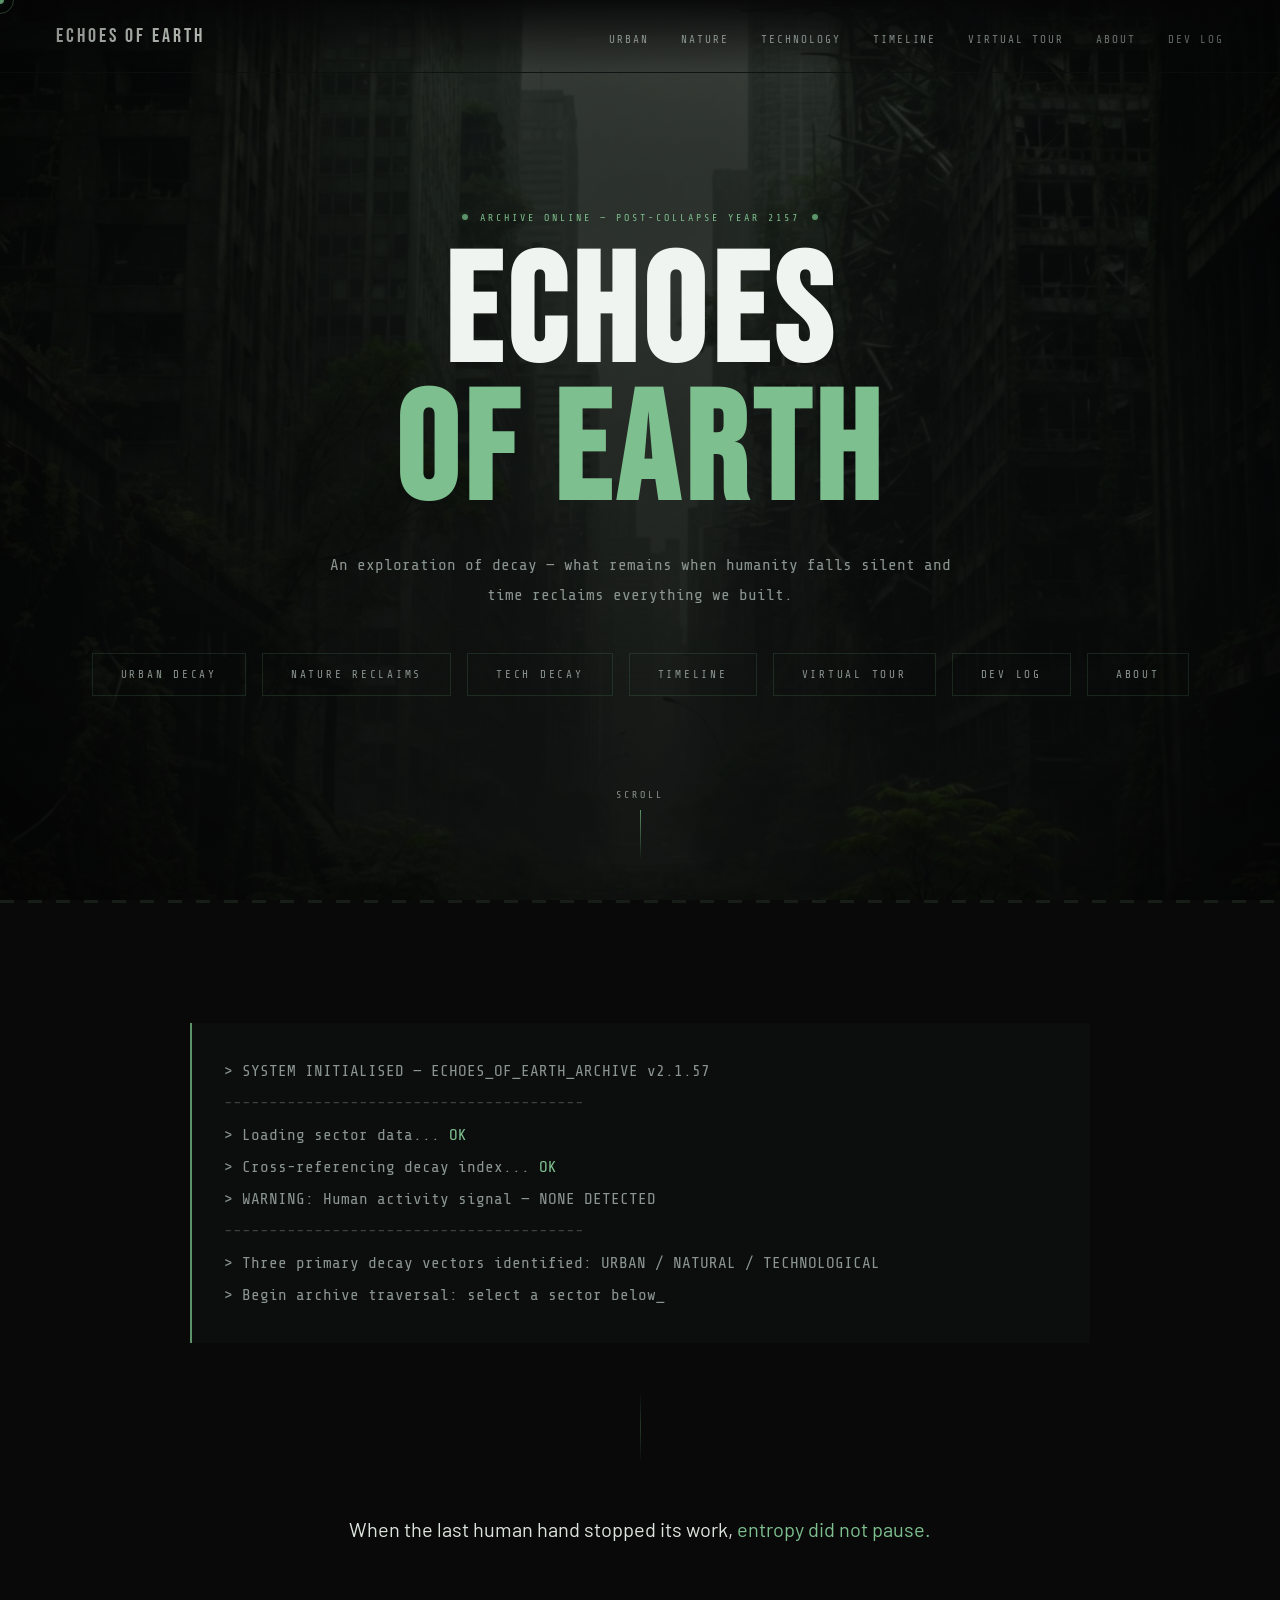
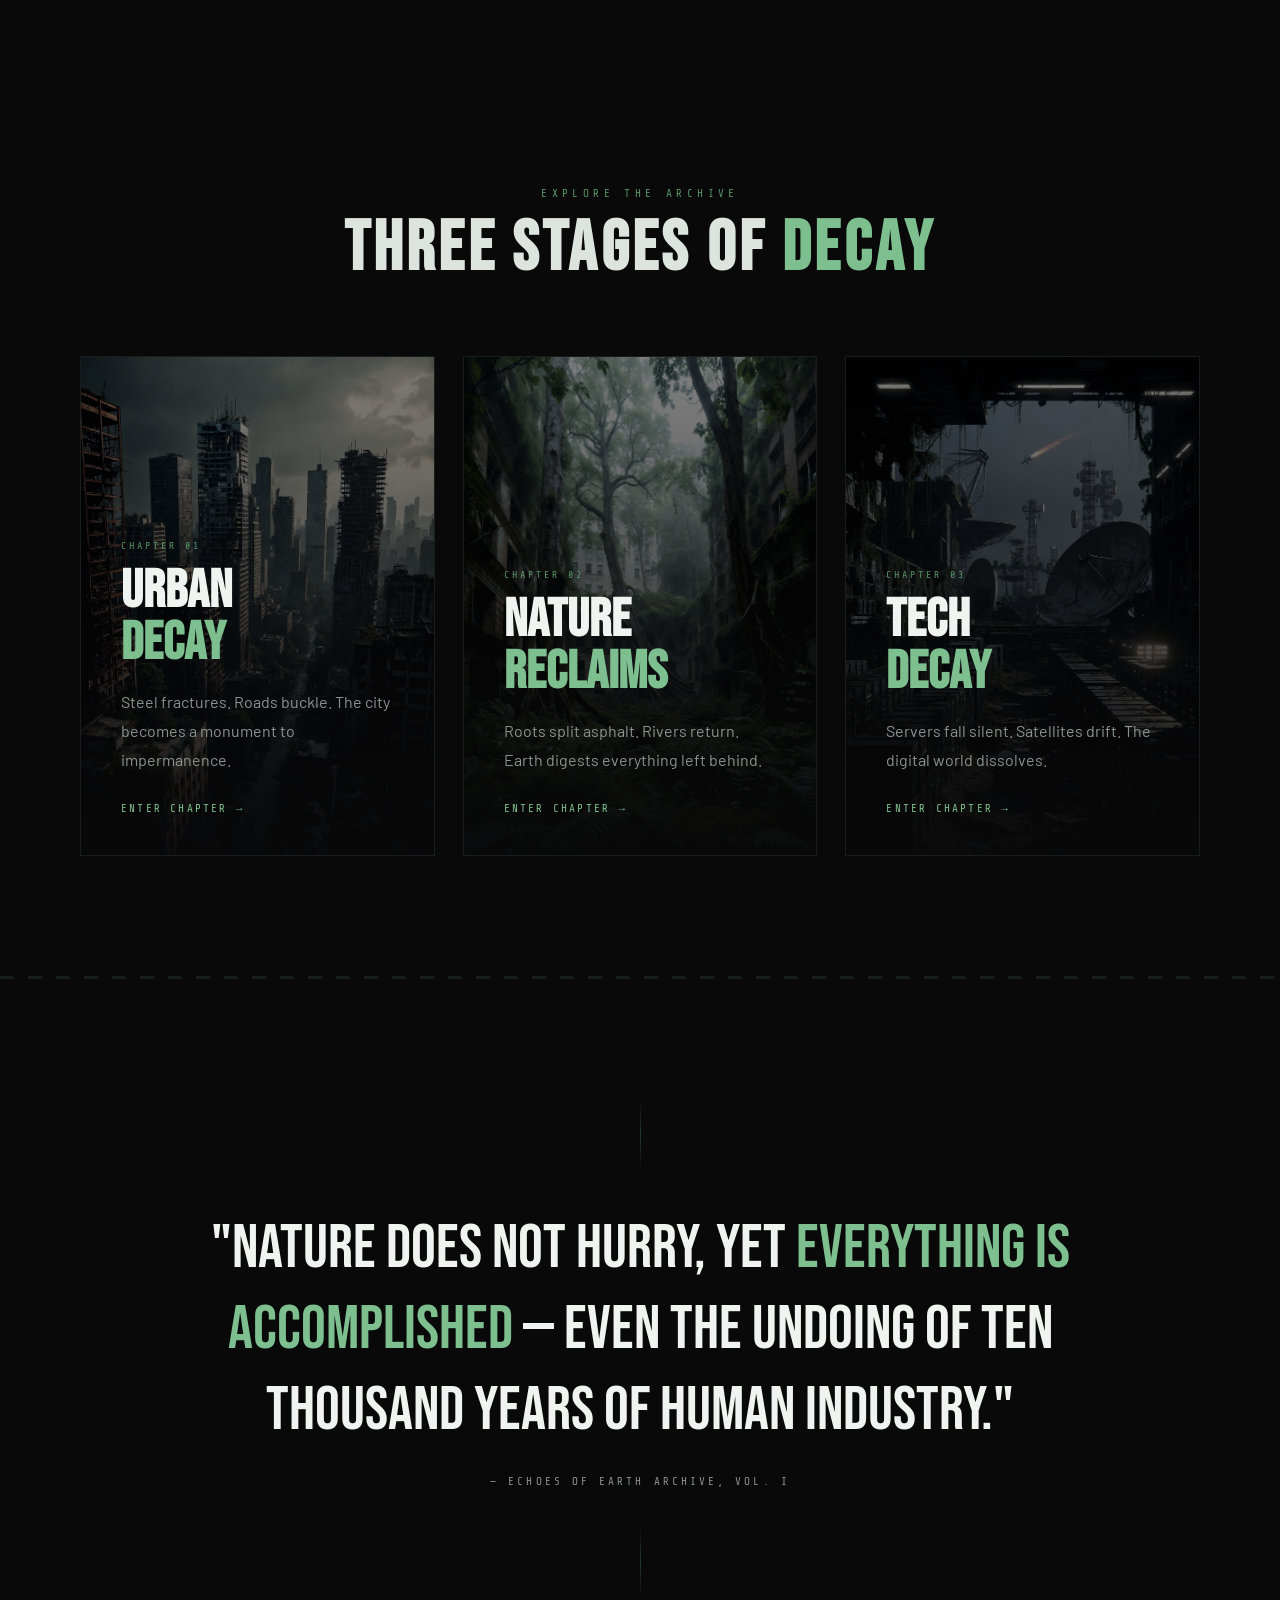
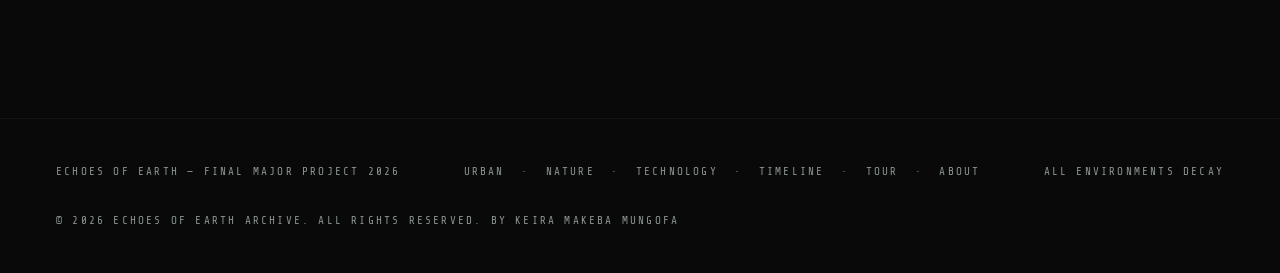
<file: index.html>
<!DOCTYPE html>
<html lang="en">
<head>
  <meta charset="UTF-8">
  <meta name="viewport" content="width=device-width, initial-scale=1.0">
  <title>Echoes of Earth</title>
  <link rel="stylesheet" href="style.css">
 
</head>
<body>
  <div class="progress-bar" id="progressBar"></div>
  <div class="cursor" id="cursor"></div>
  <div class="cursor-ring" id="cursorRing"></div>

  <nav>
    <a href="index.html" class="nav-logo">Echoes of Earth</a>
    <ul class="nav-links">
      <li><a href="pages/urban.html">Urban</a></li>
      <li><a href="pages/nature.html">Nature</a></li>
      <li><a href="pages/tech.html">Technology</a></li>
      <li><a href="pages/timeline.html">Timeline</a></li>
      <li><a href="pages/tour.html">Virtual Tour</a></li>
      <li><a href="pages/about.html">About</a></li>
      <li><a href="pages/devlog.html">Dev Log</a></li>
    </ul>
  </nav>

  <!-- HERO -->
  <section id="hero">
    <div class="hero-img-wrap">
      <img src="images/hero-bg.jpg" alt="Decayed cityscape">
      <div class="hero-img-overlay"></div>
    </div>
    <div class="hero-grid"></div>
    <div class="particles" id="particles"></div>
    <div style="position:relative;z-index:3;">
      <div class="hero-status">
        <span class="status-dot"></span>
        Archive Online — Post-Collapse Year 2157
        <span class="status-dot"></span>
      </div>
      <h1 class="hero-title">Echoes<br><span>of Earth</span></h1>
      <p class="hero-sub">An exploration of decay — what remains when humanity falls silent and time reclaims everything we built.</p>
      <div class="hero-nav">
        <a href="pages/urban.html"    class="hero-btn">Urban Decay</a>
        <a href="pages/nature.html"   class="hero-btn">Nature Reclaims</a>
        <a href="pages/tech.html"     class="hero-btn">Tech Decay</a>
        <a href="pages/timeline.html" class="hero-btn">Timeline</a>
        <a href="pages/tour.html"     class="hero-btn">Virtual Tour</a>
        <a href="pages/devlog.html"   class="hero-btn">Dev Log</a>
        <a href="pages/about.html"    class="hero-btn">About</a>
      </div>
    </div>
    <div class="scroll-cue">
      <span>Scroll</span>
      <div class="scroll-line"></div>
    </div>
  </section>

  <div class="warning-stripe"></div>

  <!-- INTRO TERMINAL -->
  <section id="intro">
    <div class="terminal-intro reveal">
      <p class="t-green">> SYSTEM INITIALISED — ECHOES_OF_EARTH_ARCHIVE v2.1.57</p>
      <p class="t-dim">  ----------------------------------------</p>
      <p>> Loading sector data... <span class="t-green">OK</span></p>
      <p>> Cross-referencing decay index... <span class="t-green">OK</span></p>
      <p class="t-warn">> WARNING: Human activity signal — NONE DETECTED</p>
      <p class="t-dim">  ----------------------------------------</p>
      <p>> Three primary decay vectors identified: URBAN / NATURAL / TECHNOLOGICAL</p>
      <p class="t-green">> Begin archive traversal: select a sector below_</p>
    </div>
    <div class="divider" style="margin:48px auto;"></div>
    <p class="intro-lead reveal">When the last human hand stopped its work, <em>entropy did not pause.</em></p>
  </section>

  <!-- CARDS -->
  <section id="chapters">
    <div class="section-header reveal">
      <span class="section-label">Explore the Archive</span>
      <h2 class="section-title">Three Stages of <em>Decay</em></h2>
    </div>
    <div class="cards-grid">

      <!-- Urban -->
      <a href="pages/urban.html" class="card reveal">
        <div class="card-img-wrap">
          <img src="images/card-urban.jpg" alt="Urban decay" class="card-img">
          <div class="card-img-overlay"></div>
        </div>
        <div class="card-content">
          <p class="card-num">Chapter 01</p>
          <h2 class="card-title">Urban<br><em>Decay</em></h2>
          <p class="card-desc">Steel fractures. Roads buckle. The city becomes a monument to impermanence.</p>
          <span class="card-link">Enter chapter →</span>
        </div>
      </a>

      <!-- Nature -->
      <a href="pages/nature.html" class="card reveal reveal-delay-1">
        <div class="card-img-wrap">
          <img src="images/card-nature.jpg" alt="Nature reclaiming ruins" class="card-img">
          <div class="card-img-overlay"></div>
        </div>
        <div class="card-content">
          <p class="card-num">Chapter 02</p>
          <h2 class="card-title">Nature<br><em>Reclaims</em></h2>
          <p class="card-desc">Roots split asphalt. Rivers return. Earth digests everything left behind.</p>
          <span class="card-link">Enter chapter →</span>
        </div>
      </a>

      <!-- Tech -->
      <a href="pages/tech.html" class="card reveal reveal-delay-2">
        <div class="card-img-wrap">
          <img src="images/card-tech.jpg" alt="Technological decay" class="card-img">
          <div class="card-img-overlay"></div>
        </div>
        <div class="card-content">
          <p class="card-num">Chapter 03</p>
          <h2 class="card-title">Tech<br><em>Decay</em></h2>
          <p class="card-desc">Servers fall silent. Satellites drift. The digital world dissolves.</p>
          <span class="card-link">Enter chapter →</span>
        </div>
      </a>

    </div>
  </section>

  <div class="warning-stripe"></div>

  <!-- QUOTE -->
  <section id="quote-section">
    <div class="divider"></div><br><br>
    <blockquote class="big-quote reveal">"Nature does not hurry, yet <em>everything is accomplished</em> — even the undoing of ten thousand years of human industry."</blockquote>
    <p class="quote-attr reveal reveal-delay-1">— Echoes of Earth Archive, Vol. I</p>
    <br><br><div class="divider"></div>
  </section>

  <footer>
    <p>Echoes of Earth — Final Major Project 2026</p>
    <p><a href="pages/urban.html">Urban</a> &nbsp;·&nbsp; <a href="pages/nature.html">Nature</a> &nbsp;·&nbsp; <a href="pages/tech.html">Technology</a> &nbsp;·&nbsp; <a href="pages/timeline.html">Timeline</a> &nbsp;·&nbsp; <a href="pages/tour.html">Tour</a> &nbsp;·&nbsp; <a href="pages/about.html">About</a></p>
    <p>All environments decay</p>
    <p>&copy; 2026 Echoes of Earth Archive. All rights reserved. By Keira Makeba Mungofa</p>
  </footer>

  <script src="js/main.js"></script>
</body>
</html>
</file>
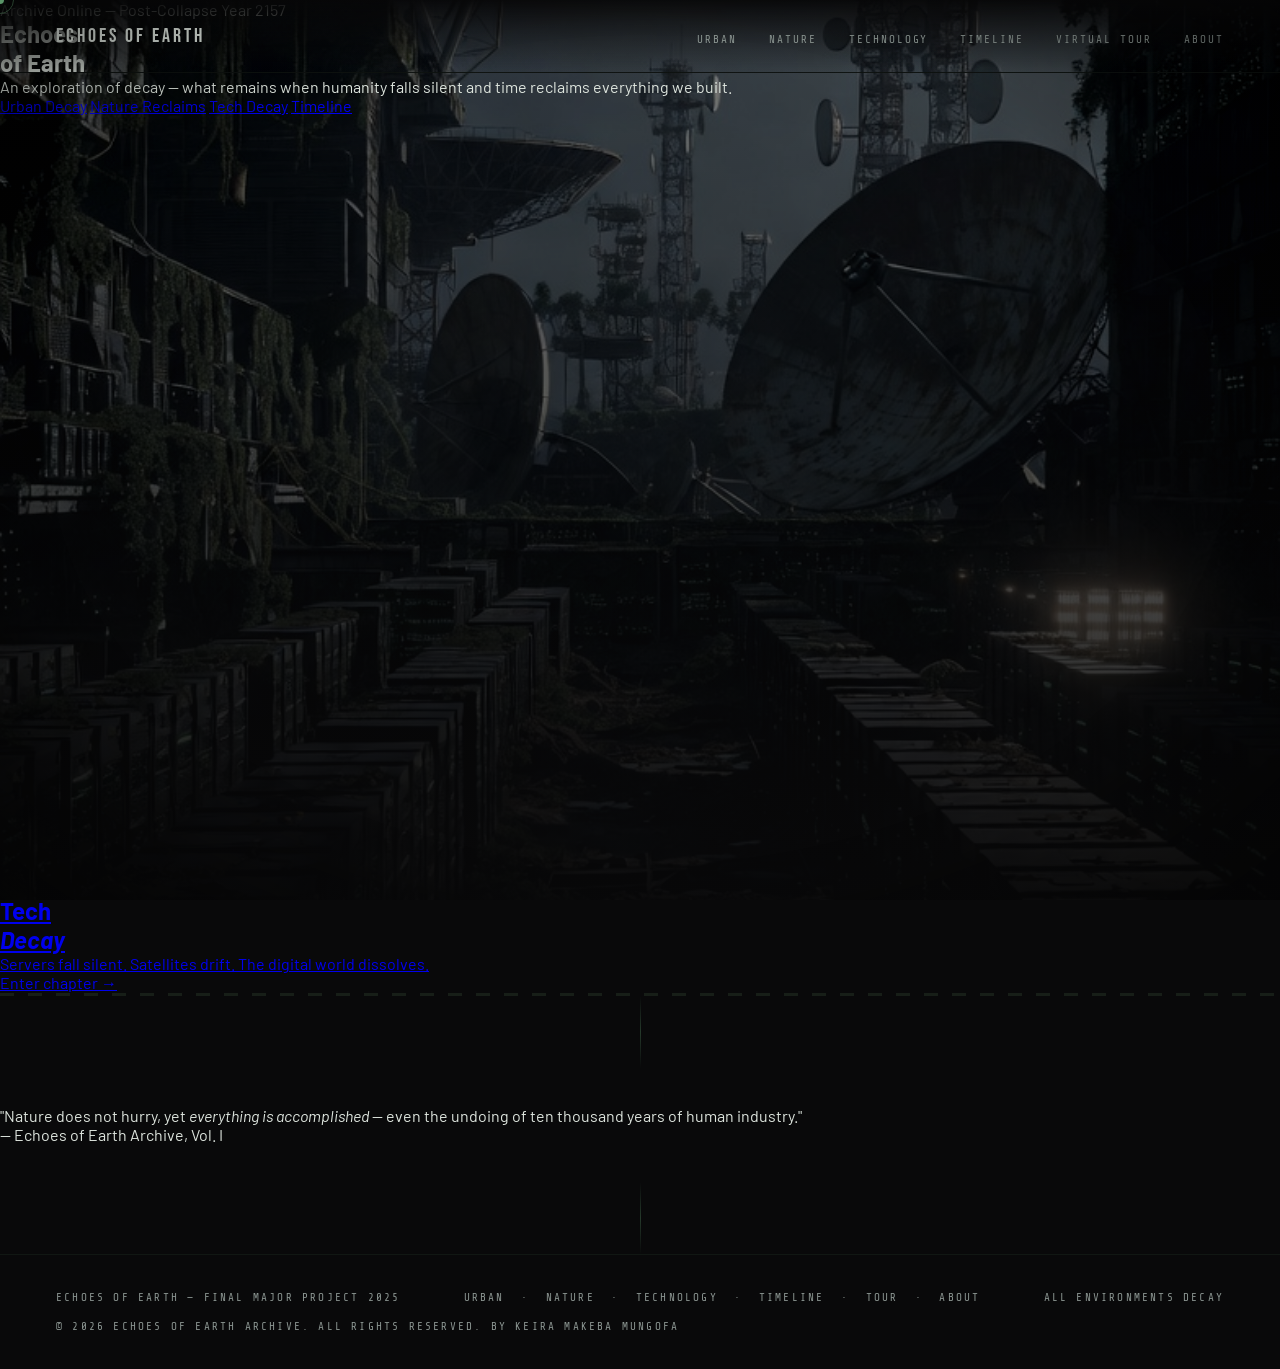
<file: FINALMAJORPROJECT2/index.html>
<!DOCTYPE html>
<html lang="en">
<head>
  <meta charset="UTF-8">
  <meta name="viewport" content="width=device-width, initial-scale=1.0">
  <title>Echoes of Earth</title>
  <link rel="stylesheet" href="css/style.css">
 
</head>
<body>
  <div class="progress-bar" id="progressBar"></div>
  <div class="cursor" id="cursor"></div>
  <div class="cursor-ring" id="cursorRing"></div>

  <nav>
    <a href="index.html" class="nav-logo">Echoes of Earth</a>
    <ul class="nav-links">
      <li><a href="pages/urban.html">Urban</a></li>
      <li><a href="pages/nature.html">Nature</a></li>
      <li><a href="pages/tech.html">Technology</a></li>
      <li><a href="pages/timeline.html">Timeline</a></li>
      <li><a href="pages/tour.html">Virtual Tour</a></li>
      <li><a href="pages/about.html">About</a></li>
    </ul>
  </nav>

  <!-- HERO -->
  <section id="hero">
    <div class="hero-img-wrap">
      <img src="images/hero-bg.jpg" alt="Decayed cityscape">
      <div class="hero-img-overlay"></div>
    </div>
    <div class="hero-grid"></div>
    <div class="particles" id="particles"></div>
    <div style="position:relative;z-index:3;">
      <div class="hero-status">
        <span class="status-dot"></span>
        Archive Online — Post-Collapse Year 2157
        <span class="status-dot"></span>
      </div>
      <h1 class="hero-title">Echoes<br><span>of Earth</span></h1>
      <p class="hero-sub">An exploration of decay — what remains when humanity falls silent and time reclaims everything we built.</p>
      <div class="hero-nav">
        <a href="pages/urban.html"    class="hero-btn">Urban Decay</a>
        <a href="pages/nature.html"   class="hero-btn">Nature Reclaims</a>
        <a href="pages/tech.html"     class="hero-btn">Tech Decay</a>
        <a href="pages/timeline.html" class="hero-btn">Timeline</a>
      </div>
    </div>
    <div class="scroll-cue">
      <span>Scroll</span>
      <div class="scroll-line"></div>
    </div>
  </section>

  <div class="warning-stripe"></div>

  <!-- INTRO TERMINAL -->
  <section id="intro">
    <div class="terminal-intro reveal">
      <p class="t-green">> SYSTEM INITIALISED — ECHOES_OF_EARTH_ARCHIVE v2.1.57</p>
      <p class="t-dim">  ----------------------------------------</p>
      <p>> Loading sector data... <span class="t-green">OK</span></p>
      <p>> Cross-referencing decay index... <span class="t-green">OK</span></p>
      <p class="t-warn">> WARNING: Human activity signal — NONE DETECTED</p>
      <p class="t-dim">  ----------------------------------------</p>
      <p>> Three primary decay vectors identified: URBAN / NATURAL / TECHNOLOGICAL</p>
      <p class="t-green">> Begin archive traversal: select a sector below_</p>
    </div>
    <div class="divider" style="margin:48px auto;"></div>
    <p class="intro-lead reveal">When the last human hand stopped its work, <em>entropy did not pause.</em></p>
  </section>

  <!-- CARDS -->
  <section id="chapters">
    <div class="section-header reveal">
      <span class="section-label">Explore the Archive</span>
      <h2 class="section-title">Three Stages of <em>Decay</em></h2>
    </div>
    <div class="cards-grid">

      <!-- Urban -->
      <a href="pages/urban.html" class="card reveal">
        <div class="card-img-wrap">
          <img src="images/card-urban.jpg" alt="Urban decay" class="card-img">
          <div class="card-img-overlay"></div>
        </div>
        <div class="card-content">
          <p class="card-num">Chapter 01</p>
          <h2 class="card-title">Urban<br><em>Decay</em></h2>
          <p class="card-desc">Steel fractures. Roads buckle. The city becomes a monument to impermanence.</p>
          <span class="card-link">Enter chapter →</span>
        </div>
      </a>

      <!-- Nature -->
      <a href="pages/nature.html" class="card reveal reveal-delay-1">
        <div class="card-img-wrap">
          <img src="images/card-nature.jpg" alt="Nature reclaiming ruins" class="card-img">
          <div class="card-img-overlay"></div>
        </div>
        <div class="card-content">
          <p class="card-num">Chapter 02</p>
          <h2 class="card-title">Nature<br><em>Reclaims</em></h2>
          <p class="card-desc">Roots split asphalt. Rivers return. Earth digests everything left behind.</p>
          <span class="card-link">Enter chapter →</span>
        </div>
      </a>

      <!-- Tech -->
      <a href="pages/tech.html" class="card reveal reveal-delay-2">
        <div class="card-img-wrap">
          <img src="images/card-tech.jpg" alt="Technological decay" class="card-img">
          <div class="card-img-overlay"></div>
        </div>
        <div class="card-content">
          <p class="card-num">Chapter 03</p>
          <h2 class="card-title">Tech<br><em>Decay</em></h2>
          <p class="card-desc">Servers fall silent. Satellites drift. The digital world dissolves.</p>
          <span class="card-link">Enter chapter →</span>
        </div>
      </a>

    </div>
  </section>

  <div class="warning-stripe"></div>

  <!-- QUOTE -->
  <section id="quote-section">
    <div class="divider"></div><br><br>
    <blockquote class="big-quote reveal">"Nature does not hurry, yet <em>everything is accomplished</em> — even the undoing of ten thousand years of human industry."</blockquote>
    <p class="quote-attr reveal reveal-delay-1">— Echoes of Earth Archive, Vol. I</p>
    <br><br><div class="divider"></div>
  </section>

  <footer>
    <p>Echoes of Earth — Final Major Project 2025</p>
    <p><a href="pages/urban.html">Urban</a> &nbsp;·&nbsp; <a href="pages/nature.html">Nature</a> &nbsp;·&nbsp; <a href="pages/tech.html">Technology</a> &nbsp;·&nbsp; <a href="pages/timeline.html">Timeline</a> &nbsp;·&nbsp; <a href="pages/tour.html">Tour</a> &nbsp;·&nbsp; <a href="pages/about.html">About</a></p>
    <p>All environments decay</p>
    <p>&copy; 2026 Echoes of Earth Archive. All rights reserved. By Keira Makeba Mungofa</p>
  </footer>

  <script src="js/main.js"></script>
</body>
</html>
</file>
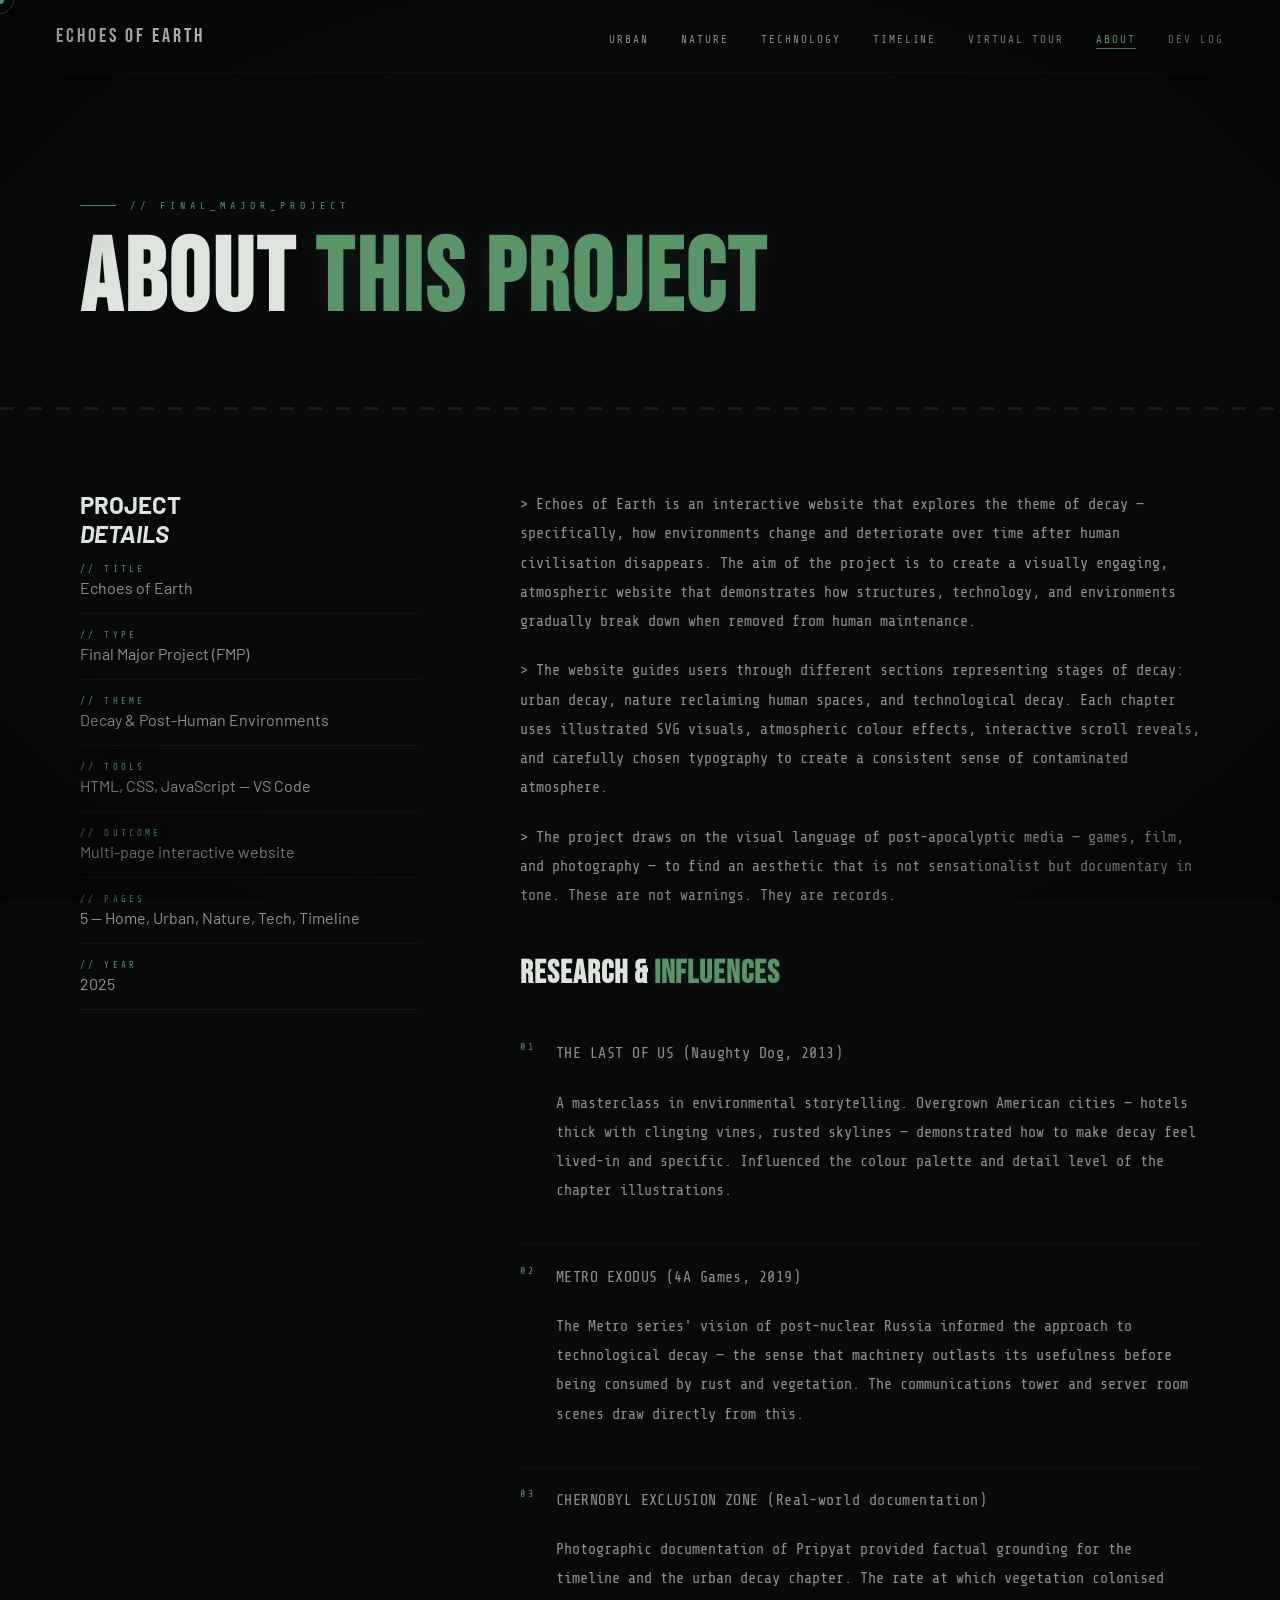
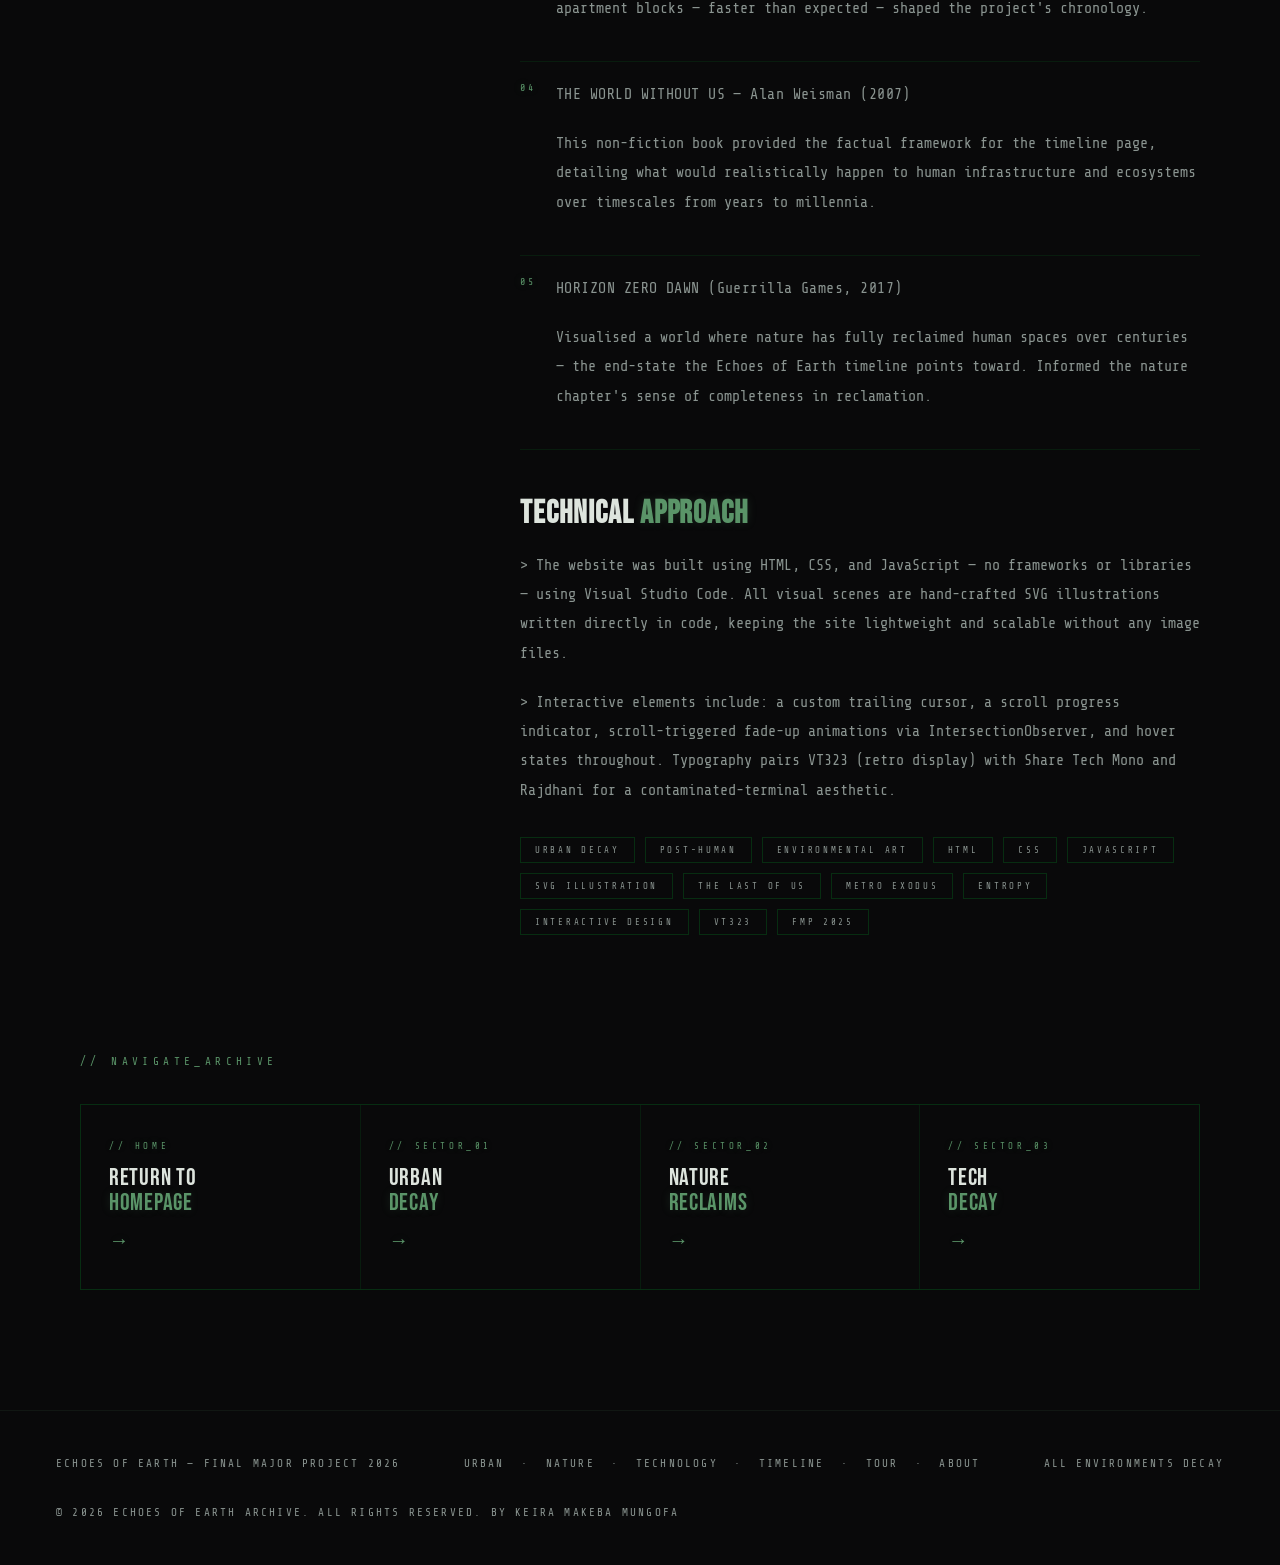
<file: pages/about.html>
<!DOCTYPE html>
<html lang="en">
<head>
  <meta charset="UTF-8"><meta name="viewport" content="width=device-width, initial-scale=1.0">
  <title>About — Echoes of Earth</title>
  <link rel="stylesheet" href="../style.css">
 
</head>
<body>

  <div class="progress-bar" id="progressBar"></div>
  <div class="cursor" id="cursor"></div>
  <div class="cursor-ring" id="cursorRing"></div>
  <nav>
    <a href="../index.html" class="nav-logo">Echoes of Earth</a>
  <ul class="nav-links" id="navLinks">
    <li><a href="urban.html">Urban</a></li>
    <li><a href="nature.html">Nature</a></li>
    <li><a href="tech.html">Technology</a></li>
    <li><a href="timeline.html">Timeline</a></li>
    <li><a href="tour.html">Virtual Tour</a></li>
    <li><a href="about.html">About</a></li>
    <li><a href="devlog.html">Dev Log</a></li>
  </ul>
  </nav>

  <div class="about-hero">
    <p class="about-hero-label">// final_major_project</p>
    <h1>ABOUT <em>THIS PROJECT</em></h1>
  </div>

  <div class="warning-stripe"></div>

  <div class="about-grid">
    <div class="reveal">
      <h2>PROJECT<br><em>DETAILS</em></h2>
      <ul class="project-details">
        <li><span class="detail-label">// title</span><span class="detail-value">Echoes of Earth</span></li>
        <li><span class="detail-label">// type</span><span class="detail-value">Final Major Project (FMP)</span></li>
        <li><span class="detail-label">// theme</span><span class="detail-value">Decay &amp; Post-Human Environments</span></li>
        <li><span class="detail-label">// tools</span><span class="detail-value">HTML, CSS, JavaScript — VS Code</span></li>
        <li><span class="detail-label">// outcome</span><span class="detail-value">Multi-page interactive website</span></li>
        <li><span class="detail-label">// pages</span><span class="detail-value">5 — Home, Urban, Nature, Tech, Timeline</span></li>
        <li><span class="detail-label">// year</span><span class="detail-value">2025</span></li>
      </ul>
    </div>

    <div class="about-body reveal reveal-delay-1">
      <p>> Echoes of Earth is an interactive website that explores the theme of decay — specifically, how environments change and deteriorate over time after human civilisation disappears. The aim of the project is to create a visually engaging, atmospheric website that demonstrates how structures, technology, and environments gradually break down when removed from human maintenance.</p>
      <p>> The website guides users through different sections representing stages of decay: urban decay, nature reclaiming human spaces, and technological decay. Each chapter uses illustrated SVG visuals, atmospheric colour effects, interactive scroll reveals, and carefully chosen typography to create a consistent sense of contaminated atmosphere.</p>
      <p>> The project draws on the visual language of post-apocalyptic media — games, film, and photography — to find an aesthetic that is not sensationalist but documentary in tone. These are not warnings. They are records.</p>

      <h3>RESEARCH &amp; <em>INFLUENCES</em></h3>
      <ul class="research-list">
        <li>
          <span class="research-num">01</span>
          <div>
            <p class="research-item-title">THE LAST OF US (Naughty Dog, 2013)</p>
            <p class="research-item-desc">A masterclass in environmental storytelling. Overgrown American cities — hotels thick with clinging vines, rusted skylines — demonstrated how to make decay feel lived-in and specific. Influenced the colour palette and detail level of the chapter illustrations.</p>
          </div>
        </li>
        <li>
          <span class="research-num">02</span>
          <div>
            <p class="research-item-title">METRO EXODUS (4A Games, 2019)</p>
            <p class="research-item-desc">The Metro series' vision of post-nuclear Russia informed the approach to technological decay — the sense that machinery outlasts its usefulness before being consumed by rust and vegetation. The communications tower and server room scenes draw directly from this.</p>
          </div>
        </li>
        <li>
          <span class="research-num">03</span>
          <div>
            <p class="research-item-title">CHERNOBYL EXCLUSION ZONE (Real-world documentation)</p>
            <p class="research-item-desc">Photographic documentation of Pripyat provided factual grounding for the timeline and the urban decay chapter. The rate at which vegetation colonised apartment blocks — faster than expected — shaped the project's chronology.</p>
          </div>
        </li>
        <li>
          <span class="research-num">04</span>
          <div>
            <p class="research-item-title">THE WORLD WITHOUT US — Alan Weisman (2007)</p>
            <p class="research-item-desc">This non-fiction book provided the factual framework for the timeline page, detailing what would realistically happen to human infrastructure and ecosystems over timescales from years to millennia.</p>
          </div>
        </li>
        <li>
          <span class="research-num">05</span>
          <div>
            <p class="research-item-title">HORIZON ZERO DAWN (Guerrilla Games, 2017)</p>
            <p class="research-item-desc">Visualised a world where nature has fully reclaimed human spaces over centuries — the end-state the Echoes of Earth timeline points toward. Informed the nature chapter's sense of completeness in reclamation.</p>
          </div>
        </li>
      </ul>

      <h3>TECHNICAL <em>APPROACH</em></h3>
      <p>> The website was built using HTML, CSS, and JavaScript — no frameworks or libraries — using Visual Studio Code. All visual scenes are hand-crafted SVG illustrations written directly in code, keeping the site lightweight and scalable without any image files.</p>
      <p>> Interactive elements include: a custom trailing cursor, a scroll progress indicator, scroll-triggered fade-up animations via IntersectionObserver, and hover states throughout. Typography pairs VT323 (retro display) with Share Tech Mono and Rajdhani for a contaminated-terminal aesthetic.</p>

      <div class="tag-row">
        <span class="tag">Urban Decay</span>
        <span class="tag">Post-Human</span>
        <span class="tag">Environmental Art</span>
        <span class="tag">HTML</span>
        <span class="tag">CSS</span>
        <span class="tag">JavaScript</span>
        <span class="tag">SVG Illustration</span>
        <span class="tag">The Last of Us</span>
        <span class="tag">Metro Exodus</span>
        <span class="tag">Entropy</span>
        <span class="tag">Interactive Design</span>
        <span class="tag">VT323</span>
        <span class="tag">FMP 2025</span>
      </div>
    </div>
  </div>

  <div class="chapters-nav reveal">
    <span class="section-label">// navigate_archive</span>
    <div class="chapters-nav-grid">
      <a href="../index.html" class="chapter-nav-item">
        <span class="cni-num">// home</span>
        <p class="cni-title">RETURN TO<br><em>HOMEPAGE</em></p>
        <span class="cni-arrow">→</span>
      </a>
      <a href="urban.html" class="chapter-nav-item">
        <span class="cni-num">// sector_01</span>
        <p class="cni-title">URBAN<br><em>DECAY</em></p>
        <span class="cni-arrow">→</span>
      </a>
      <a href="nature.html" class="chapter-nav-item">
        <span class="cni-num">// sector_02</span>
        <p class="cni-title">NATURE<br><em>RECLAIMS</em></p>
        <span class="cni-arrow">→</span>
      </a>
      <a href="tech.html" class="chapter-nav-item">
        <span class="cni-num">// sector_03</span>
        <p class="cni-title">TECH<br><em>DECAY</em></p>
        <span class="cni-arrow">→</span>
      </a>
    </div>
  </div>

 <footer>
    <p>Echoes of Earth — Final Major Project 2026</p>
    
      <p><a href="urban.html">Urban</a> &nbsp;·&nbsp; <a href="nature.html">Nature</a> &nbsp;·&nbsp; <a href="tech.html">Technology</a> &nbsp;·&nbsp; <a href="timeline.html">Timeline</a> &nbsp;·&nbsp; <a href="tour.html">Tour</a> &nbsp;·&nbsp; <a href="about.html">About</a></p>
    <p>All environments decay</p>
    <p>&copy; 2026 Echoes of Earth Archive. All rights reserved. By Keira Makeba Mungofa</p>
  </footer>
  <script src="../js/main.js"></script>
</body>
</html>
</file>
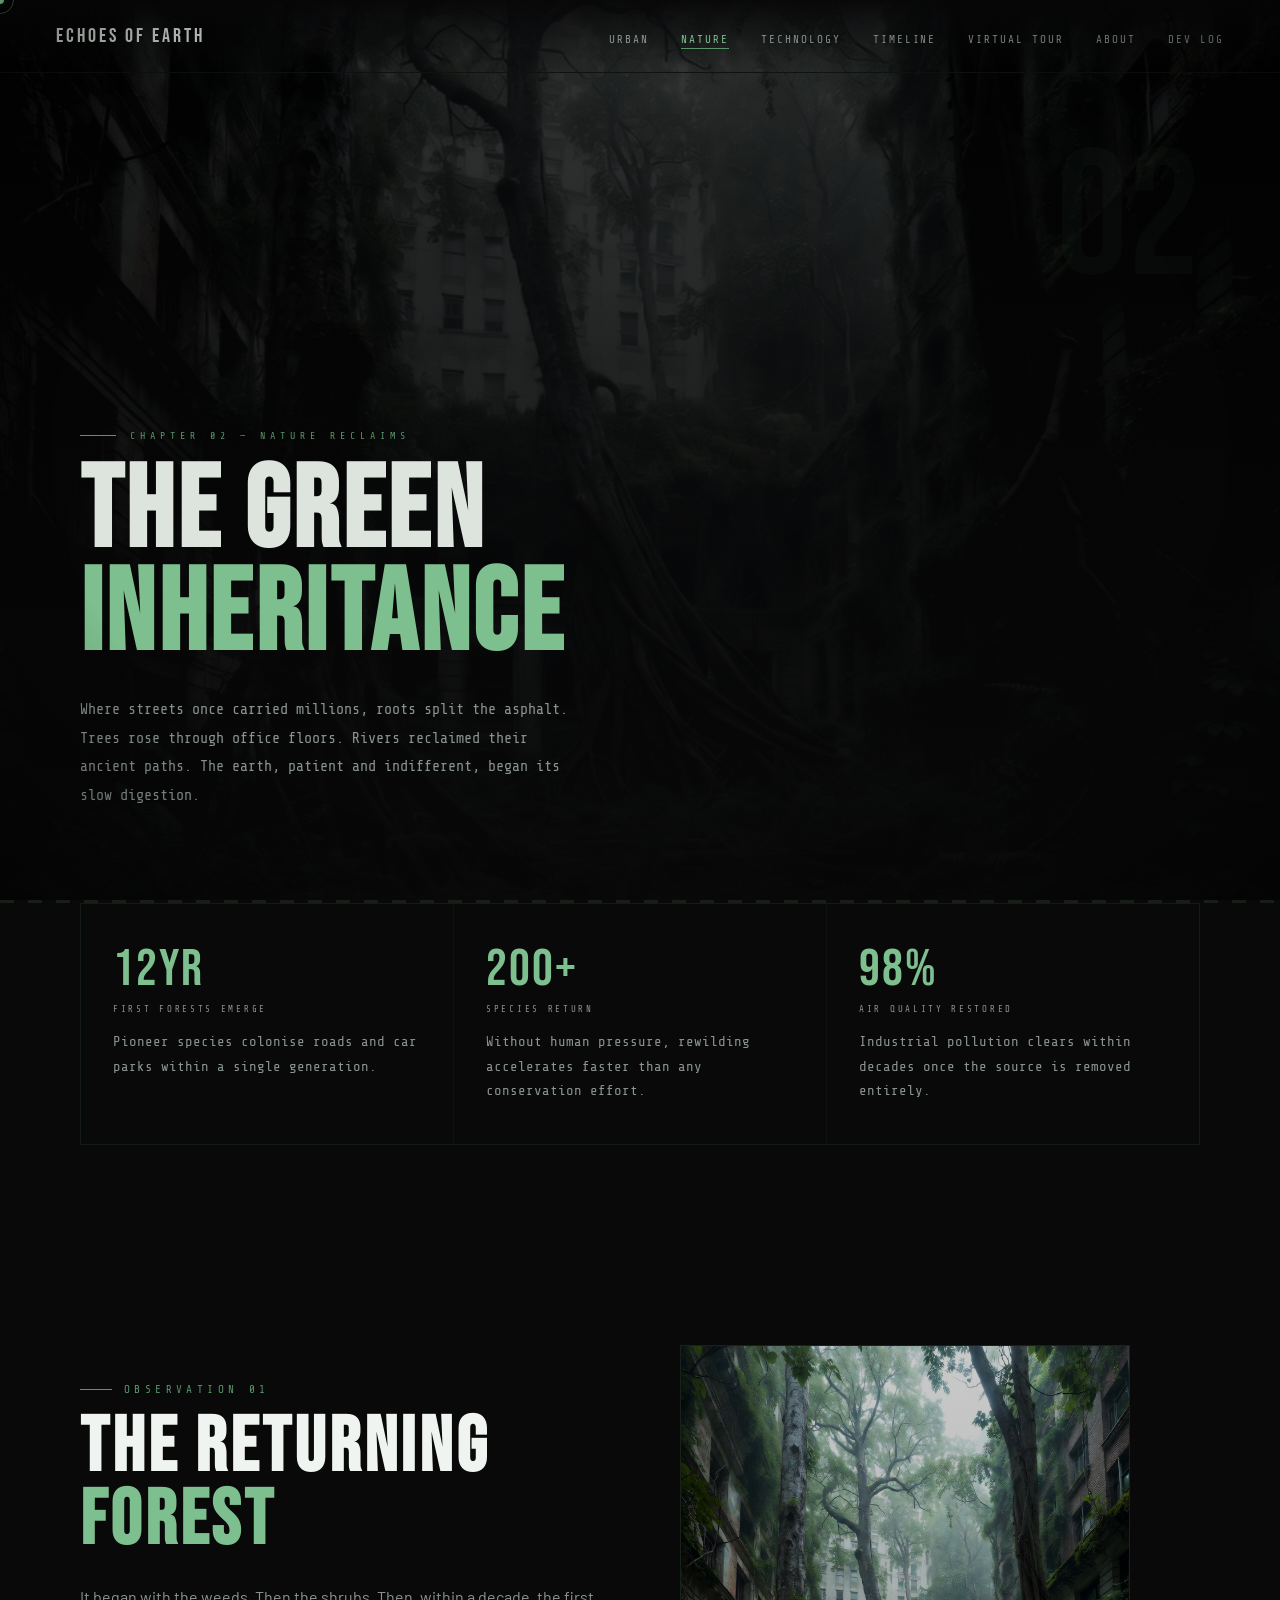
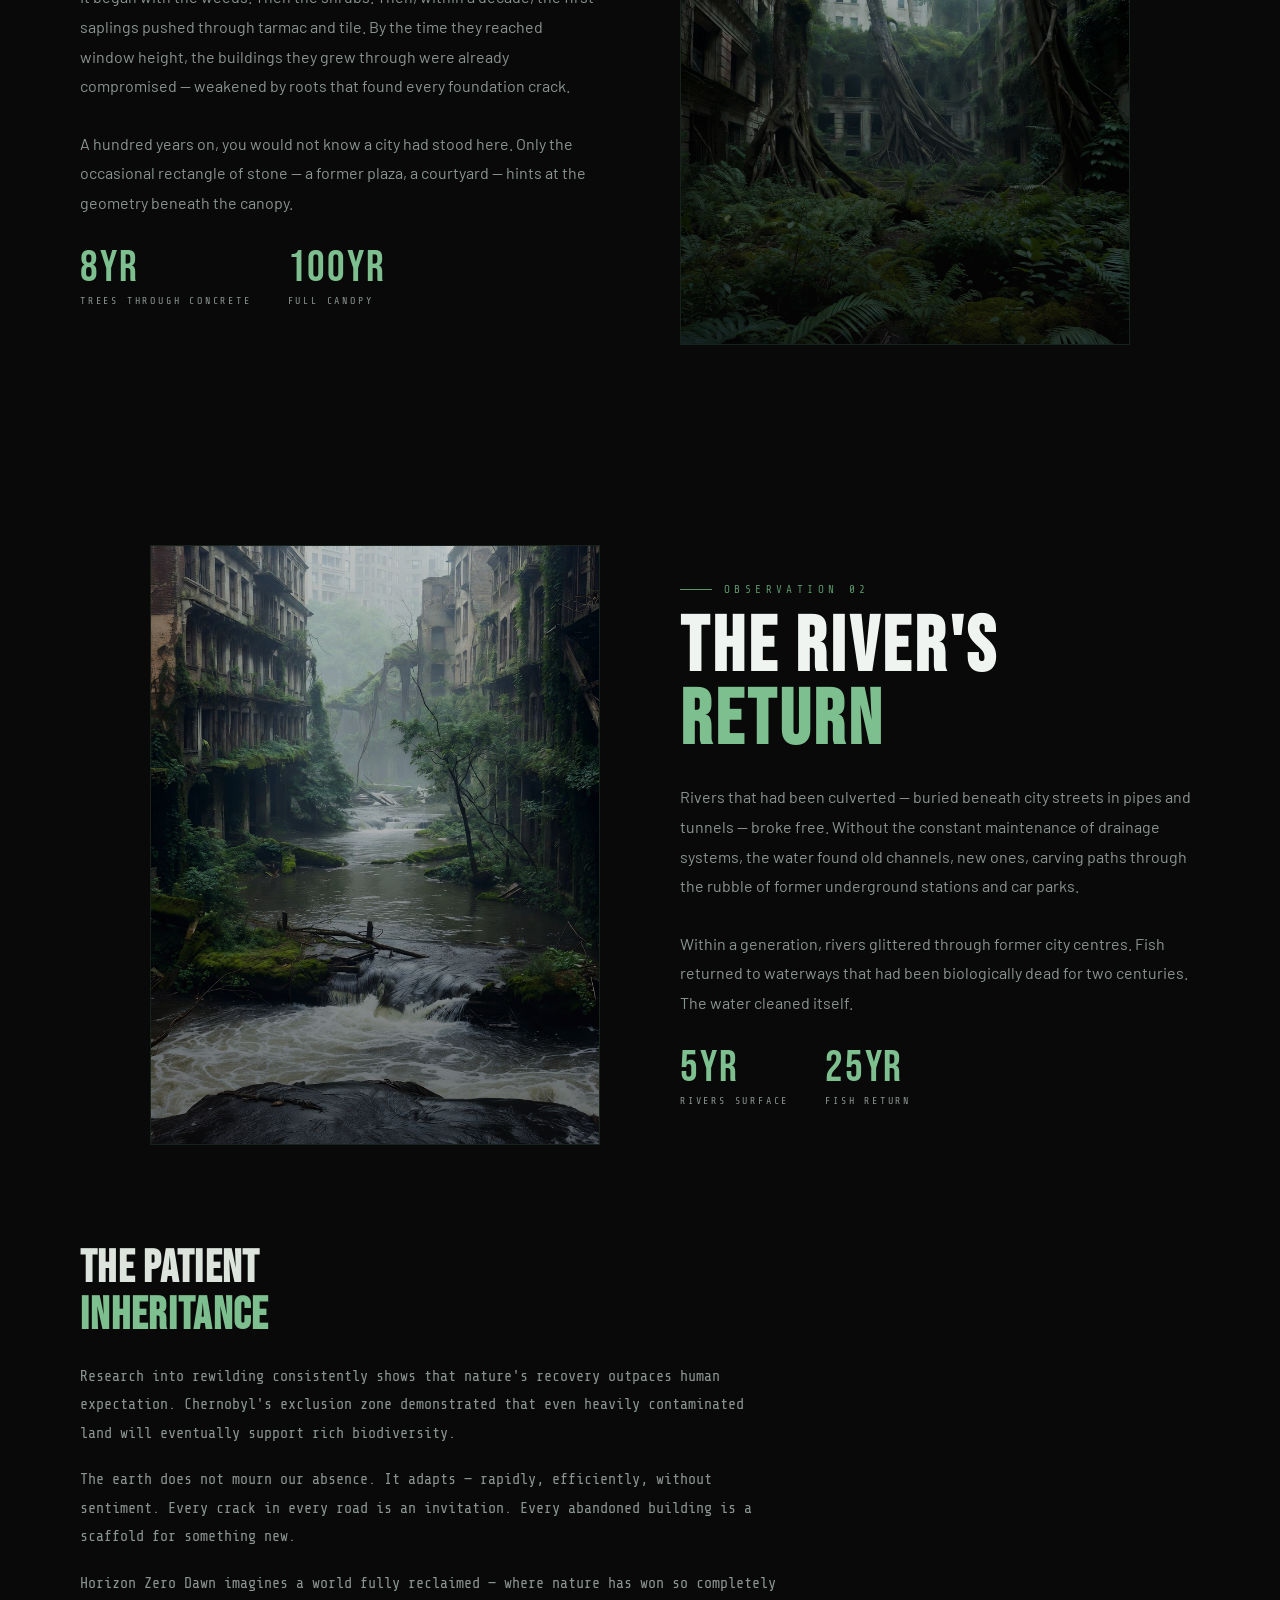
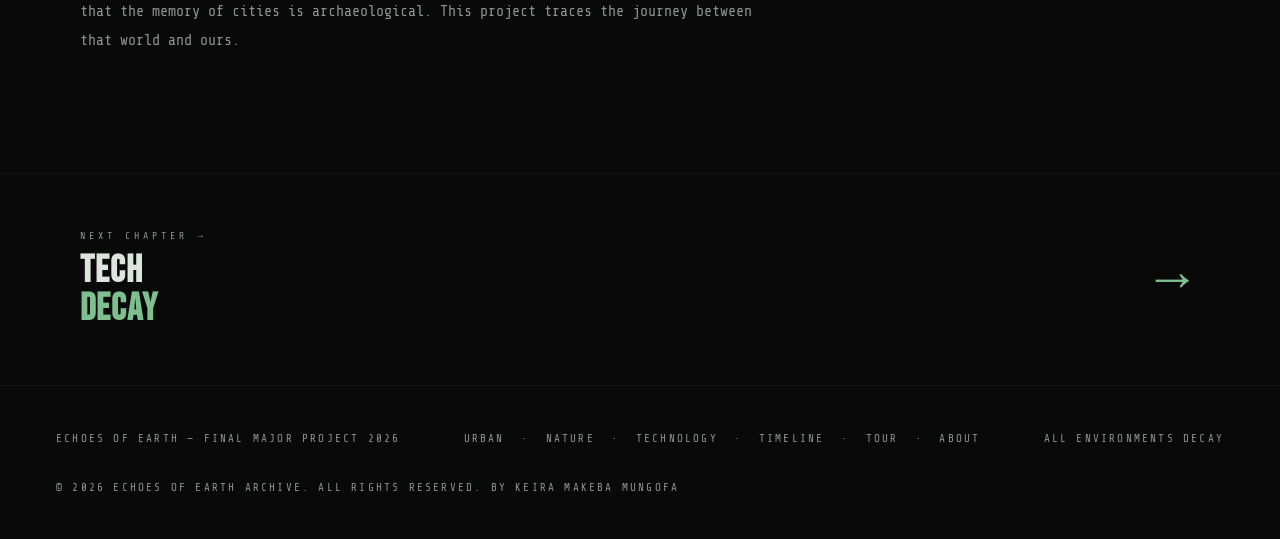
<file: pages/nature.html>
<!DOCTYPE html>
<html lang="en">
<head>
  <meta charset="UTF-8"><meta name="viewport" content="width=device-width, initial-scale=1.0">
  <title>Nature Reclaims — Echoes of Earth</title>
  <link rel="stylesheet" href="../style.css">

</head>
<body>
  <div class="progress-bar" id="progressBar"></div>
  <div class="cursor" id="cursor"></div>
  <div class="cursor-ring" id="cursorRing"></div>
  <nav>
    <a href="../index.html" class="nav-logo">Echoes of Earth</a>
  <ul class="nav-links" id="navLinks">
    <li><a href="urban.html">Urban</a></li>
    <li><a href="nature.html">Nature</a></li>
    <li><a href="tech.html">Technology</a></li>
    <li><a href="timeline.html">Timeline</a></li>
    <li><a href="tour.html">Virtual Tour</a></li>
    <li><a href="about.html">About</a></li>
    <li><a href="devlog.html">Dev Log</a></li>
  </ul>
  </nav>

  <section class="page-hero">
    <div class="page-hero-img">
      <img src="../images/nature-1.jpg" alt="Nature reclaiming ruins">
      <div class="page-hero-img-overlay"></div>
    </div>
    <div class="page-hero-num">02</div>
    <div class="page-hero-content">
      <p class="page-hero-label">Chapter 02 — Nature Reclaims</p>
      <h1 class="page-hero-title">The Green<br><em>Inheritance</em></h1>
      <p class="page-hero-sub">Where streets once carried millions, roots split the asphalt. Trees rose through office floors. Rivers reclaimed their ancient paths. The earth, patient and indifferent, began its slow digestion.</p>
    </div>
  </section>

  <div class="warning-stripe"></div>

  <div class="stats-strip reveal">
    <div class="stat-cell"><span class="stat-num">12yr</span><span class="stat-label">First forests emerge</span><p>Pioneer species colonise roads and car parks within a single generation.</p></div>
    <div class="stat-cell"><span class="stat-num">200+</span><span class="stat-label">Species return</span><p>Without human pressure, rewilding accelerates faster than any conservation effort.</p></div>
    <div class="stat-cell"><span class="stat-num">98%</span><span class="stat-label">Air quality restored</span><p>Industrial pollution clears within decades once the source is removed entirely.</p></div>
  </div>

  <div class="scene-section reveal">
    <div>
      <p class="chapter-num">Observation 01</p>
      <h2 class="chapter-title">The Returning<br><em>Forest</em></h2>
      <p class="chapter-body">It began with the weeds. Then the shrubs. Then, within a decade, the first saplings pushed through tarmac and tile. By the time they reached window height, the buildings they grew through were already compromised — weakened by roots that found every foundation crack.</p>
      <p class="chapter-body">A hundred years on, you would not know a city had stood here. Only the occasional rectangle of stone — a former plaza, a courtyard — hints at the geometry beneath the canopy.</p>
      <div class="chapter-stat">
        <div class="stat-item"><span class="stat-num">8yr</span><span class="stat-label">Trees through concrete</span></div>
        <div class="stat-item"><span class="stat-num">100yr</span><span class="stat-label">Full canopy</span></div>
      </div>
    </div>
    <div class="scene-visual">
      <div class="visual-frame">
        <div class="visual-corner tl"></div><div class="visual-corner tr"></div>
        <div class="visual-corner bl"></div><div class="visual-corner br"></div>
        <img src="../images/nature-1.jpg" alt="Forest growing through ruins" class="scene-img">
        <div class="img-overlay"></div>
      </div>
    </div>
  </div>

  <div class="scene-section reverse reveal">
    <div>
      <p class="chapter-num">Observation 02</p>
      <h2 class="chapter-title">The River's<br><em>Return</em></h2>
      <p class="chapter-body">Rivers that had been culverted — buried beneath city streets in pipes and tunnels — broke free. Without the constant maintenance of drainage systems, the water found old channels, new ones, carving paths through the rubble of former underground stations and car parks.</p>
      <p class="chapter-body">Within a generation, rivers glittered through former city centres. Fish returned to waterways that had been biologically dead for two centuries. The water cleaned itself.</p>
      <div class="chapter-stat">
        <div class="stat-item"><span class="stat-num">5yr</span><span class="stat-label">Rivers surface</span></div>
        <div class="stat-item"><span class="stat-num">25yr</span><span class="stat-label">Fish return</span></div>
      </div>
    </div>
    <div class="scene-visual">
      <div class="visual-frame">
        <div class="visual-corner tl"></div><div class="visual-corner tr"></div>
        <div class="visual-corner bl"></div><div class="visual-corner br"></div>
        <img src="../images/nature-2.jpg" alt="River returning through ruins" class="scene-img">
        <div class="img-overlay"></div>
      </div>
    </div>
  </div>

  <div class="content-block reveal">
    <h2>The Patient<br><em>Inheritance</em></h2>
    <p>Research into rewilding consistently shows that nature's recovery outpaces human expectation. Chernobyl's exclusion zone demonstrated that even heavily contaminated land will eventually support rich biodiversity.</p>
    <p>The earth does not mourn our absence. It adapts — rapidly, efficiently, without sentiment. Every crack in every road is an invitation. Every abandoned building is a scaffold for something new.</p>
    <p>Horizon Zero Dawn imagines a world fully reclaimed — where nature has won so completely that the memory of cities is archaeological. This project traces the journey between that world and ours.</p>
  </div>

  <a href="tech.html" class="next-chapter">
    <div><p class="next-label">Next Chapter →</p><h3 class="next-title">Tech<br><em>Decay</em></h3></div>
    <span class="next-arrow">→</span>
  </a>

 <footer>
    <p>Echoes of Earth — Final Major Project 2026</p>
    <p><a href="urban.html">Urban</a> &nbsp;·&nbsp; <a href="nature.html">Nature</a> &nbsp;·&nbsp; <a href="tech.html">Technology</a> &nbsp;·&nbsp; <a href="timeline.html">Timeline</a> &nbsp;·&nbsp; <a href="tour.html">Tour</a> &nbsp;·&nbsp; <a href="about.html">About</a></p>
    <p>All environments decay</p>
    <p>&copy; 2026 Echoes of Earth Archive. All rights reserved. By Keira Makeba Mungofa</p>
  </footer>
  <script src="../js/main.js"></script>
</body>
</html>
</file>
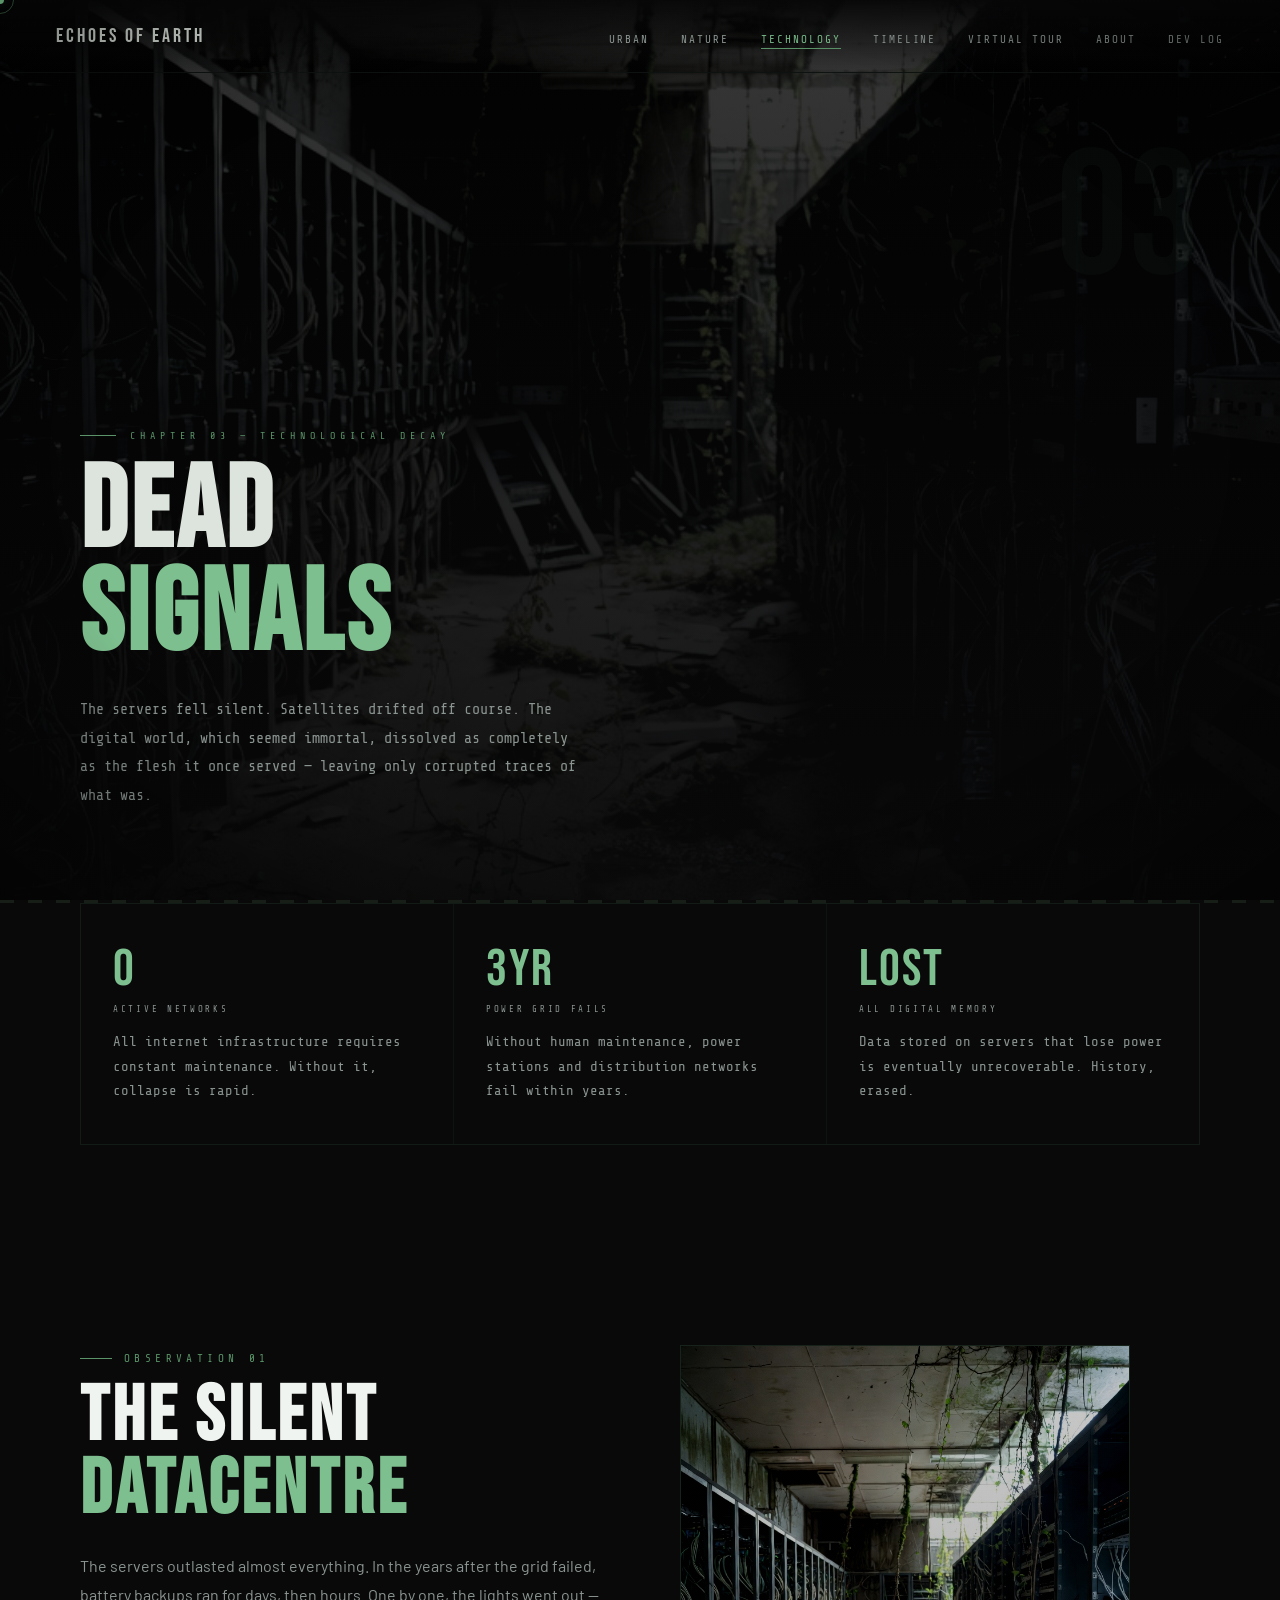
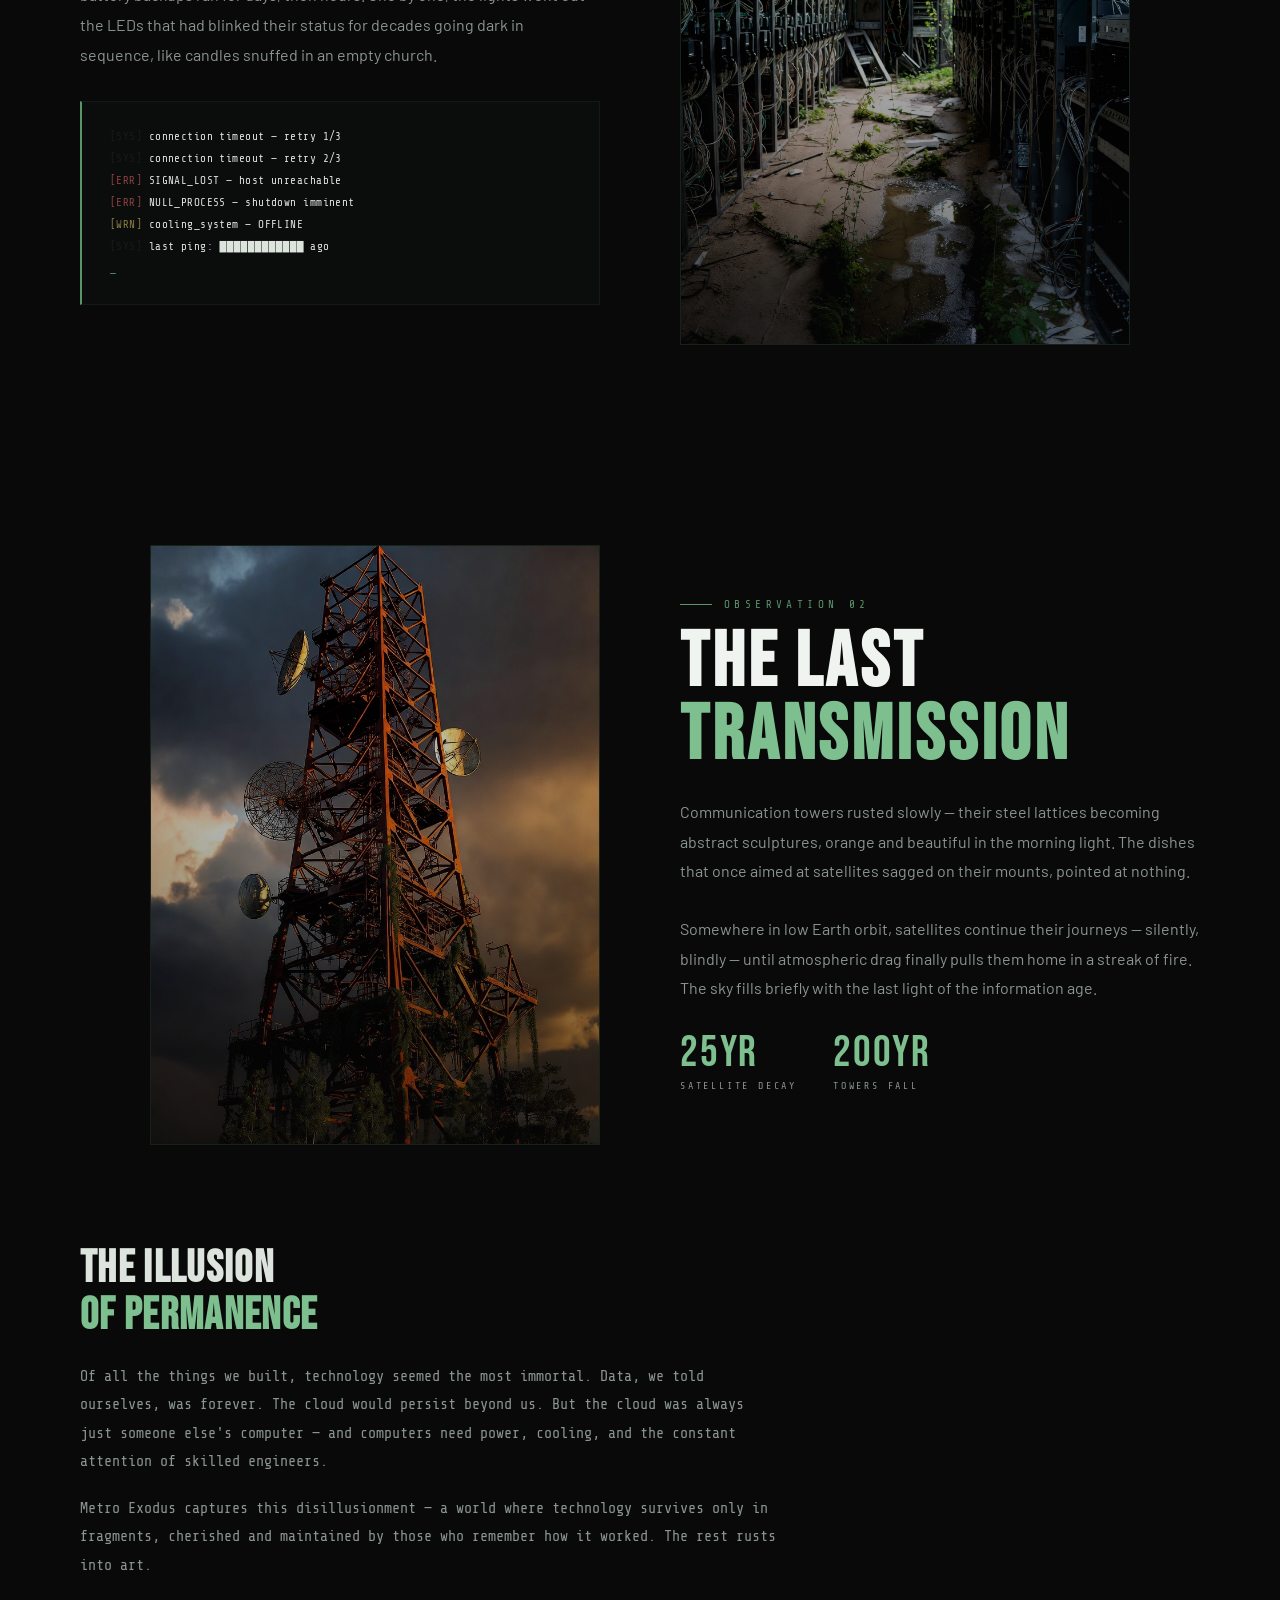
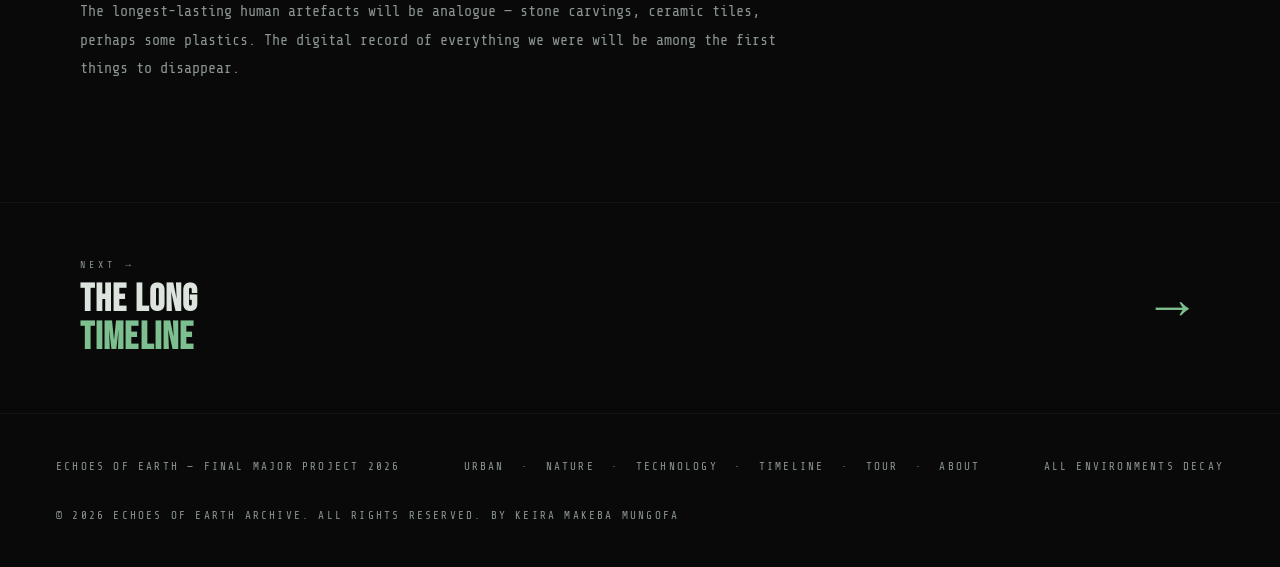
<file: pages/tech.html>
<!DOCTYPE html>
<html lang="en">
<head>
  <meta charset="UTF-8"><meta name="viewport" content="width=device-width, initial-scale=1.0">
  <title>Tech Decay — Echoes of Earth</title>
  <link rel="stylesheet" href="../style.css">
 
</head>
<body>
  <div class="progress-bar" id="progressBar"></div>
  <div class="cursor" id="cursor"></div>
  <div class="cursor-ring" id="cursorRing"></div>
  <nav>
    <a href="../index.html" class="nav-logo">Echoes of Earth</a>
  <ul class="nav-links" id="navLinks">
    <li><a href="urban.html">Urban</a></li>
    <li><a href="nature.html">Nature</a></li>
    <li><a href="tech.html">Technology</a></li>
    <li><a href="timeline.html">Timeline</a></li>
    <li><a href="tour.html">Virtual Tour</a></li>
    <li><a href="about.html">About</a></li>
    <li><a href="devlog.html">Dev Log</a></li>
  </ul>
  </nav>

  <section class="page-hero">
    <div class="page-hero-img">
      <img src="../images/tech-1.jpg" alt="Decayed technology">
      <div class="page-hero-img-overlay"></div>
    </div>
    <div class="page-hero-num">03</div>
    <div class="page-hero-content">
      <p class="page-hero-label">Chapter 03 — Technological Decay</p>
      <h1 class="page-hero-title">Dead<br><em>Signals</em></h1>
      <p class="page-hero-sub">The servers fell silent. Satellites drifted off course. The digital world, which seemed immortal, dissolved as completely as the flesh it once served — leaving only corrupted traces of what was.</p>
    </div>
  </section>

  <div class="warning-stripe"></div>

  <div class="stats-strip reveal">
    <div class="stat-cell"><span class="stat-num">0</span><span class="stat-label">Active networks</span><p>All internet infrastructure requires constant maintenance. Without it, collapse is rapid.</p></div>
    <div class="stat-cell"><span class="stat-num">3yr</span><span class="stat-label">Power grid fails</span><p>Without human maintenance, power stations and distribution networks fail within years.</p></div>
    <div class="stat-cell"><span class="stat-num">Lost</span><span class="stat-label">All digital memory</span><p>Data stored on servers that lose power is eventually unrecoverable. History, erased.</p></div>
  </div>

  <div class="scene-section reveal">
    <div>
      <p class="chapter-num">Observation 01</p>
      <h2 class="chapter-title">The Silent<br><em>Datacentre</em></h2>
      <p class="chapter-body">The servers outlasted almost everything. In the years after the grid failed, battery backups ran for days, then hours. One by one, the lights went out — the LEDs that had blinked their status for decades going dark in sequence, like candles snuffed in an empty church.</p>
      <div class="terminal-block">
        <p><span class="t-dim">[SYS]</span> connection timeout — retry 1/3</p>
        <p><span class="t-dim">[SYS]</span> connection timeout — retry 2/3</p>
        <p><span class="t-err">[ERR]</span> SIGNAL_LOST — host unreachable</p>
        <p><span class="t-err">[ERR]</span> NULL_PROCESS — shutdown imminent</p>
        <p><span class="t-warn">[WRN]</span> cooling_system — OFFLINE</p>
        <p><span class="t-dim">[SYS]</span> last ping: ████████████ ago</p>
        <p><span class="t-green">_</span></p>
      </div>
    </div>
    <div class="scene-visual">
      <div class="visual-frame">
        <div class="visual-corner tl"></div><div class="visual-corner tr"></div>
        <div class="visual-corner bl"></div><div class="visual-corner br"></div>
        <img src="../images/tech-1.jpg" alt="Abandoned server room" class="scene-img">
        <div class="img-overlay"></div>
      </div>
    </div>
  </div>

  <div class="scene-section reverse reveal">
    <div>
      <p class="chapter-num">Observation 02</p>
      <h2 class="chapter-title">The Last<br><em>Transmission</em></h2>
      <p class="chapter-body">Communication towers rusted slowly — their steel lattices becoming abstract sculptures, orange and beautiful in the morning light. The dishes that once aimed at satellites sagged on their mounts, pointed at nothing.</p>
      <p class="chapter-body">Somewhere in low Earth orbit, satellites continue their journeys — silently, blindly — until atmospheric drag finally pulls them home in a streak of fire. The sky fills briefly with the last light of the information age.</p>
      <div class="chapter-stat">
        <div class="stat-item"><span class="stat-num">25yr</span><span class="stat-label">Satellite decay</span></div>
        <div class="stat-item"><span class="stat-num">200yr</span><span class="stat-label">Towers fall</span></div>
      </div>
    </div>
    <div class="scene-visual">
      <div class="visual-frame">
        <div class="visual-corner tl"></div><div class="visual-corner tr"></div>
        <div class="visual-corner bl"></div><div class="visual-corner br"></div>
        <img src="../images/tech-2.jpg" alt="Rusted communications tower" class="scene-img">
        <div class="img-overlay"></div>
      </div>
    </div>
  </div>

  <div class="content-block reveal">
    <h2>The Illusion<br><em>of Permanence</em></h2>
    <p>Of all the things we built, technology seemed the most immortal. Data, we told ourselves, was forever. The cloud would persist beyond us. But the cloud was always just someone else's computer — and computers need power, cooling, and the constant attention of skilled engineers.</p>
    <p>Metro Exodus captures this disillusionment — a world where technology survives only in fragments, cherished and maintained by those who remember how it worked. The rest rusts into art.</p>
    <p>The longest-lasting human artefacts will be analogue — stone carvings, ceramic tiles, perhaps some plastics. The digital record of everything we were will be among the first things to disappear.</p>
  </div>

  <a href="timeline.html" class="next-chapter">
    <div><p class="next-label">Next →</p><h3 class="next-title">The Long<br><em>Timeline</em></h3></div>
    <span class="next-arrow">→</span>
  </a>

 <footer>
    <p>Echoes of Earth — Final Major Project 2026</p>
    <p><a href="urban.html">Urban</a> &nbsp;·&nbsp; <a href="nature.html">Nature</a> &nbsp;·&nbsp; <a href="tech.html">Technology</a> &nbsp;·&nbsp; <a href="timeline.html">Timeline</a> &nbsp;·&nbsp; <a href="tour.html">Tour</a> &nbsp;·&nbsp; <a href="about.html">About</a></p>
    <p>All environments decay</p>
    <p>&copy; 2026 Echoes of Earth Archive. All rights reserved. By Keira Makeba Mungofa</p>
  </footer>
  <script src="../js/main.js"></script>
</body>
</html>
</file>
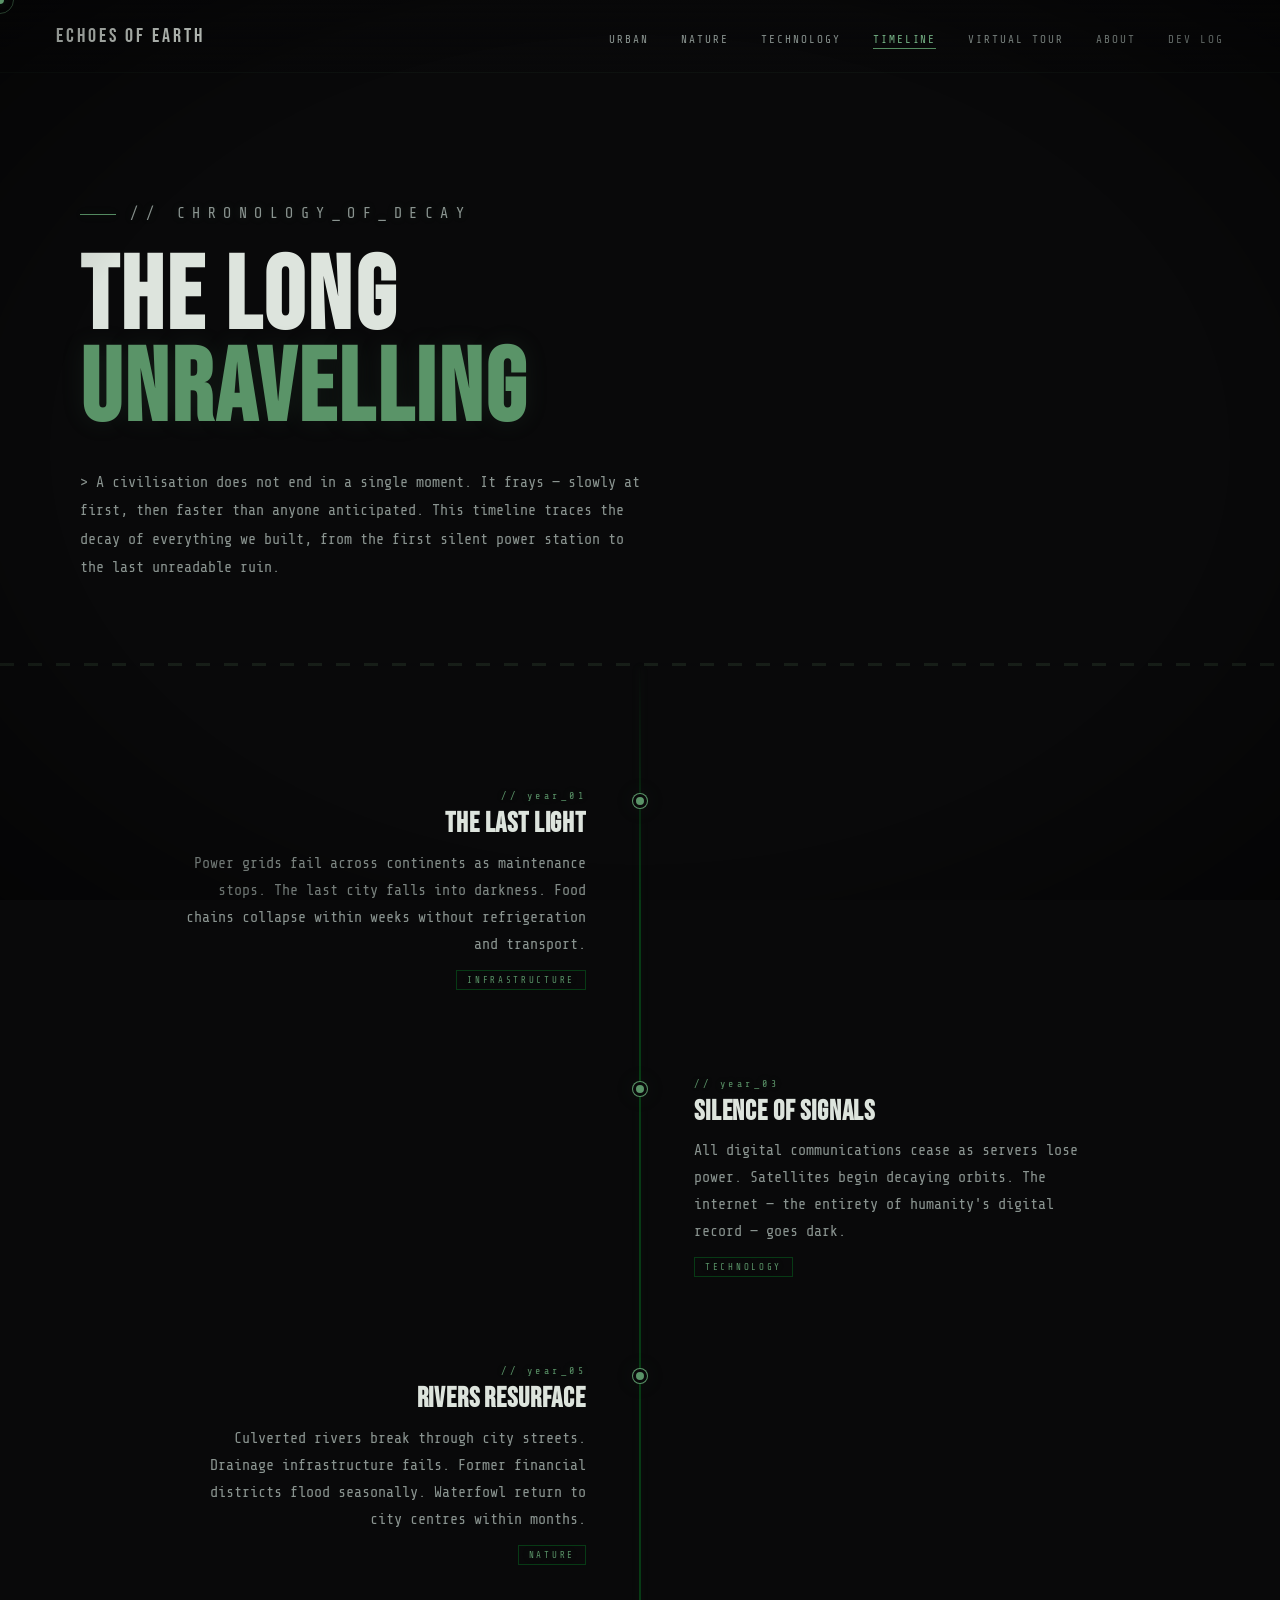
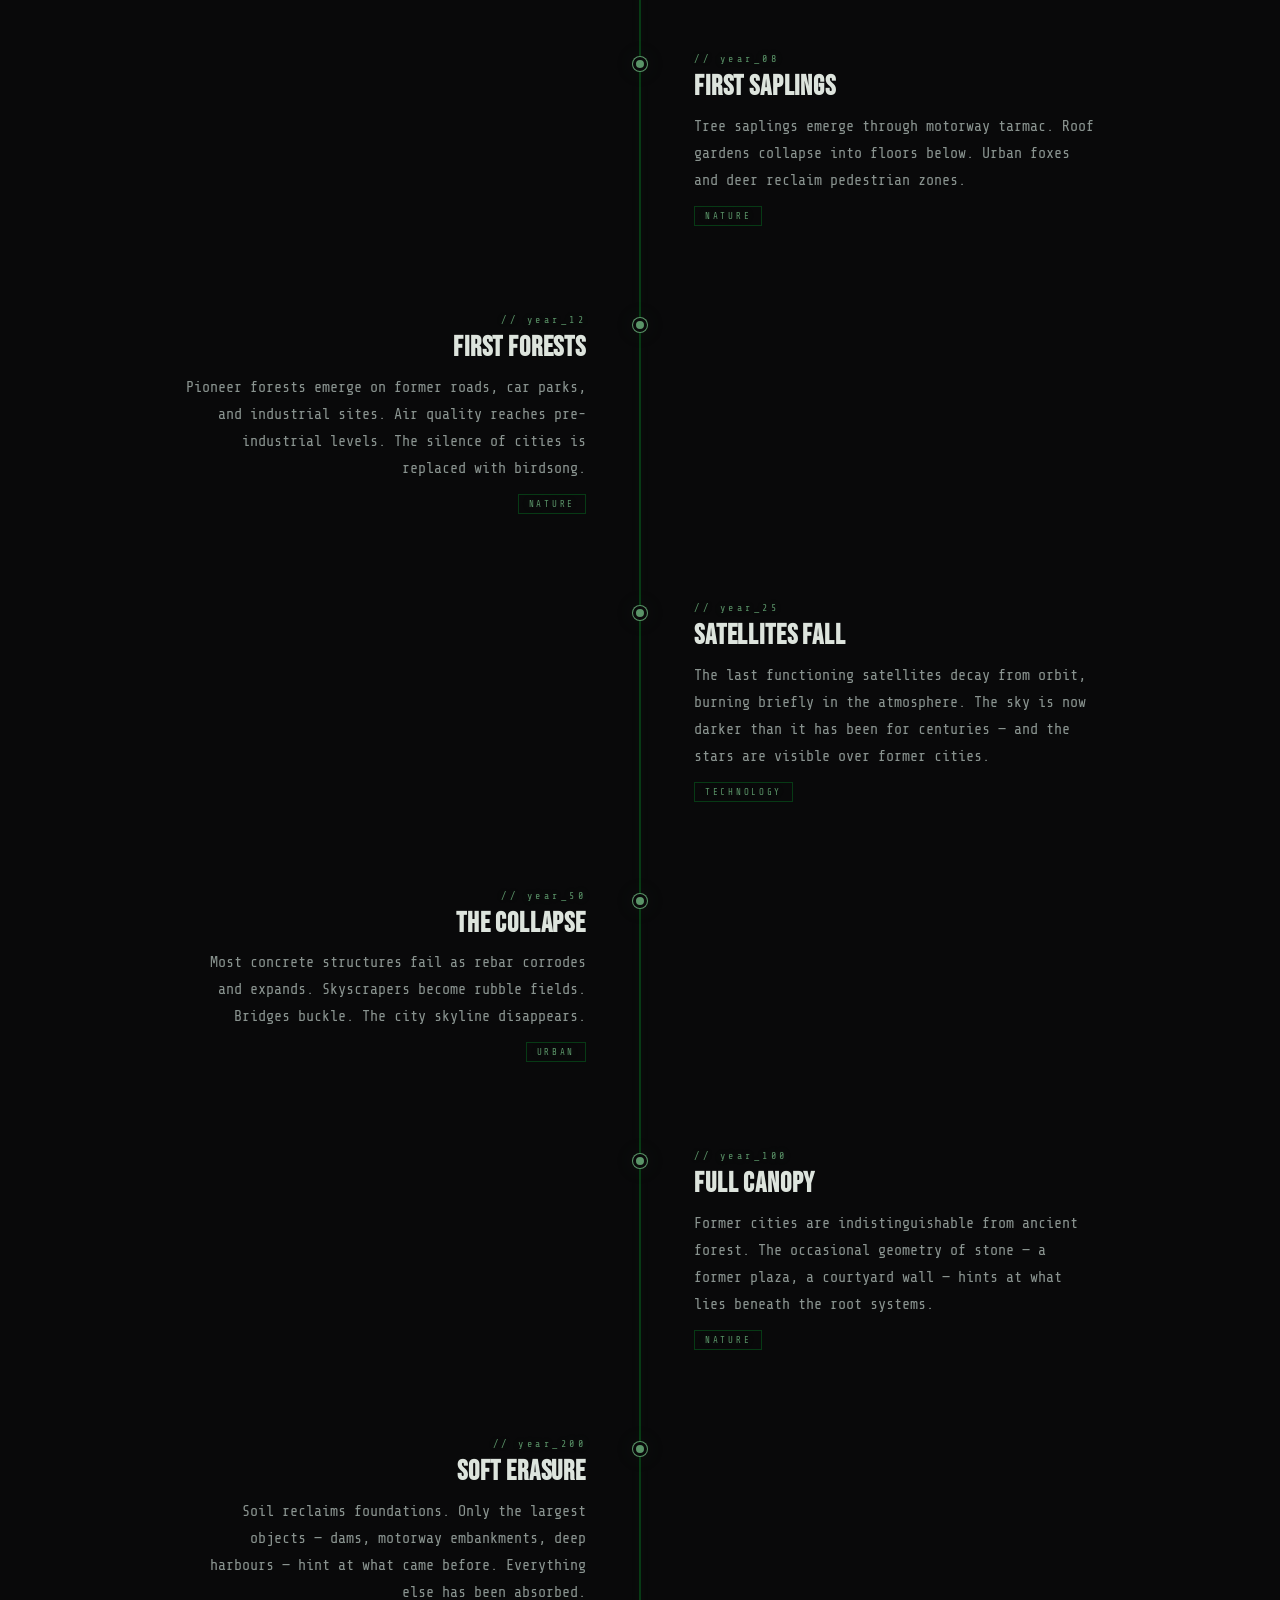
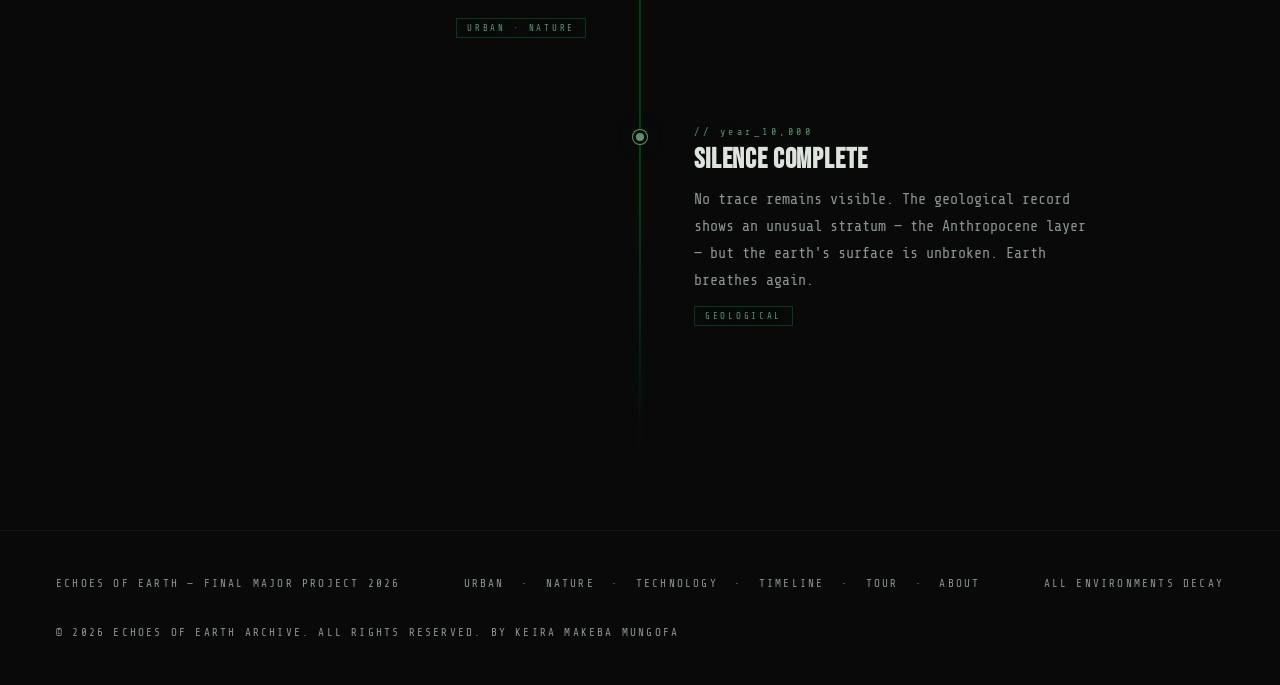
<file: pages/timeline.html>
<!DOCTYPE html>
<html lang="en">
<head>
  <meta charset="UTF-8"><meta name="viewport" content="width=device-width, initial-scale=1.0">
  <title>Timeline — Echoes of Earth</title>
  <link rel="stylesheet" href="../style.css">
 
</head>
<body>
  <div class="progress-bar" id="progressBar"></div>
  <div class="cursor" id="cursor"></div>
  <div class="cursor-ring" id="cursorRing"></div>

  <nav>
    <a href="../index.html" class="nav-logo">Echoes of Earth</a>
  <ul class="nav-links" id="navLinks">
    <li><a href="urban.html">Urban</a></li>
    <li><a href="nature.html">Nature</a></li>
    <li><a href="tech.html">Technology</a></li>
    <li><a href="timeline.html">Timeline</a></li>
    <li><a href="tour.html">Virtual Tour</a></li>
    <li><a href="about.html">About</a></li>
    <li><a href="devlog.html">Dev Log</a></li>
  </ul>
  </nav>

  <div class="page-intro">
    <p class="page-intro-label">// chronology_of_decay</p>
    <h1>THE LONG<br><em>UNRAVELLING</em></h1>
    <p>> A civilisation does not end in a single moment. It frays — slowly at first, then faster than anyone anticipated. This timeline traces the decay of everything we built, from the first silent power station to the last unreadable ruin.</p>
  </div>

  <div class="warning-stripe"></div>

  <section id="timeline">
    <div class="timeline-entries">

      <div class="tl-entry">
        <div class="tl-content">
          <p class="tl-year">// year_01</p>
          <h3 class="tl-heading">THE LAST LIGHT</h3>
          <p class="tl-text">Power grids fail across continents as maintenance stops. The last city falls into darkness. Food chains collapse within weeks without refrigeration and transport.</p>
          <span class="tl-tag">infrastructure</span>
        </div>
        <div class="tl-center"><div class="tl-dot"></div></div>
        <div class="tl-empty"></div>
      </div>

      <div class="tl-entry">
        <div class="tl-empty"></div>
        <div class="tl-center"><div class="tl-dot"></div></div>
        <div class="tl-content">
          <p class="tl-year">// year_03</p>
          <h3 class="tl-heading">SILENCE OF SIGNALS</h3>
          <p class="tl-text">All digital communications cease as servers lose power. Satellites begin decaying orbits. The internet — the entirety of humanity's digital record — goes dark.</p>
          <span class="tl-tag">technology</span>
        </div>
      </div>

      <div class="tl-entry">
        <div class="tl-content">
          <p class="tl-year">// year_05</p>
          <h3 class="tl-heading">RIVERS RESURFACE</h3>
          <p class="tl-text">Culverted rivers break through city streets. Drainage infrastructure fails. Former financial districts flood seasonally. Waterfowl return to city centres within months.</p>
          <span class="tl-tag">nature</span>
        </div>
        <div class="tl-center"><div class="tl-dot"></div></div>
        <div class="tl-empty"></div>
      </div>

      <div class="tl-entry">
        <div class="tl-empty"></div>
        <div class="tl-center"><div class="tl-dot"></div></div>
        <div class="tl-content">
          <p class="tl-year">// year_08</p>
          <h3 class="tl-heading">FIRST SAPLINGS</h3>
          <p class="tl-text">Tree saplings emerge through motorway tarmac. Roof gardens collapse into floors below. Urban foxes and deer reclaim pedestrian zones.</p>
          <span class="tl-tag">nature</span>
        </div>
      </div>

      <div class="tl-entry">
        <div class="tl-content">
          <p class="tl-year">// year_12</p>
          <h3 class="tl-heading">FIRST FORESTS</h3>
          <p class="tl-text">Pioneer forests emerge on former roads, car parks, and industrial sites. Air quality reaches pre-industrial levels. The silence of cities is replaced with birdsong.</p>
          <span class="tl-tag">nature</span>
        </div>
        <div class="tl-center"><div class="tl-dot"></div></div>
        <div class="tl-empty"></div>
      </div>

      <div class="tl-entry">
        <div class="tl-empty"></div>
        <div class="tl-center"><div class="tl-dot"></div></div>
        <div class="tl-content">
          <p class="tl-year">// year_25</p>
          <h3 class="tl-heading">SATELLITES FALL</h3>
          <p class="tl-text">The last functioning satellites decay from orbit, burning briefly in the atmosphere. The sky is now darker than it has been for centuries — and the stars are visible over former cities.</p>
          <span class="tl-tag">technology</span>
        </div>
      </div>

      <div class="tl-entry">
        <div class="tl-content">
          <p class="tl-year">// year_50</p>
          <h3 class="tl-heading">THE COLLAPSE</h3>
          <p class="tl-text">Most concrete structures fail as rebar corrodes and expands. Skyscrapers become rubble fields. Bridges buckle. The city skyline disappears.</p>
          <span class="tl-tag">urban</span>
        </div>
        <div class="tl-center"><div class="tl-dot"></div></div>
        <div class="tl-empty"></div>
      </div>

      <div class="tl-entry">
        <div class="tl-empty"></div>
        <div class="tl-center"><div class="tl-dot"></div></div>
        <div class="tl-content">
          <p class="tl-year">// year_100</p>
          <h3 class="tl-heading">FULL CANOPY</h3>
          <p class="tl-text">Former cities are indistinguishable from ancient forest. The occasional geometry of stone — a former plaza, a courtyard wall — hints at what lies beneath the root systems.</p>
          <span class="tl-tag">nature</span>
        </div>
      </div>

      <div class="tl-entry">
        <div class="tl-content">
          <p class="tl-year">// year_200</p>
          <h3 class="tl-heading">SOFT ERASURE</h3>
          <p class="tl-text">Soil reclaims foundations. Only the largest objects — dams, motorway embankments, deep harbours — hint at what came before. Everything else has been absorbed.</p>
          <span class="tl-tag">urban · nature</span>
        </div>
        <div class="tl-center"><div class="tl-dot"></div></div>
        <div class="tl-empty"></div>
      </div>

      <div class="tl-entry">
        <div class="tl-empty"></div>
        <div class="tl-center"><div class="tl-dot"></div></div>
        <div class="tl-content">
          <p class="tl-year">// year_10,000</p>
          <h3 class="tl-heading">SILENCE COMPLETE</h3>
          <p class="tl-text">No trace remains visible. The geological record shows an unusual stratum — the Anthropocene layer — but the earth's surface is unbroken. Earth breathes again.</p>
          <span class="tl-tag">geological</span>
        </div>
      </div>

    </div>
  </section>

 

<footer>
    <p>Echoes of Earth — Final Major Project 2026</p>
    
      <p><a href="urban.html">Urban</a> &nbsp;·&nbsp; <a href="nature.html">Nature</a> &nbsp;·&nbsp; <a href="tech.html">Technology</a> &nbsp;·&nbsp; <a href="timeline.html">Timeline</a> &nbsp;·&nbsp; <a href="tour.html">Tour</a> &nbsp;·&nbsp; <a href="about.html">About</a></p>
    <p>All environments decay</p>
    <p>&copy; 2026 Echoes of Earth Archive. All rights reserved. By Keira Makeba Mungofa</p>
  </footer>

  <script src="../js/main.js"></script>
</body>
</html>
</file>
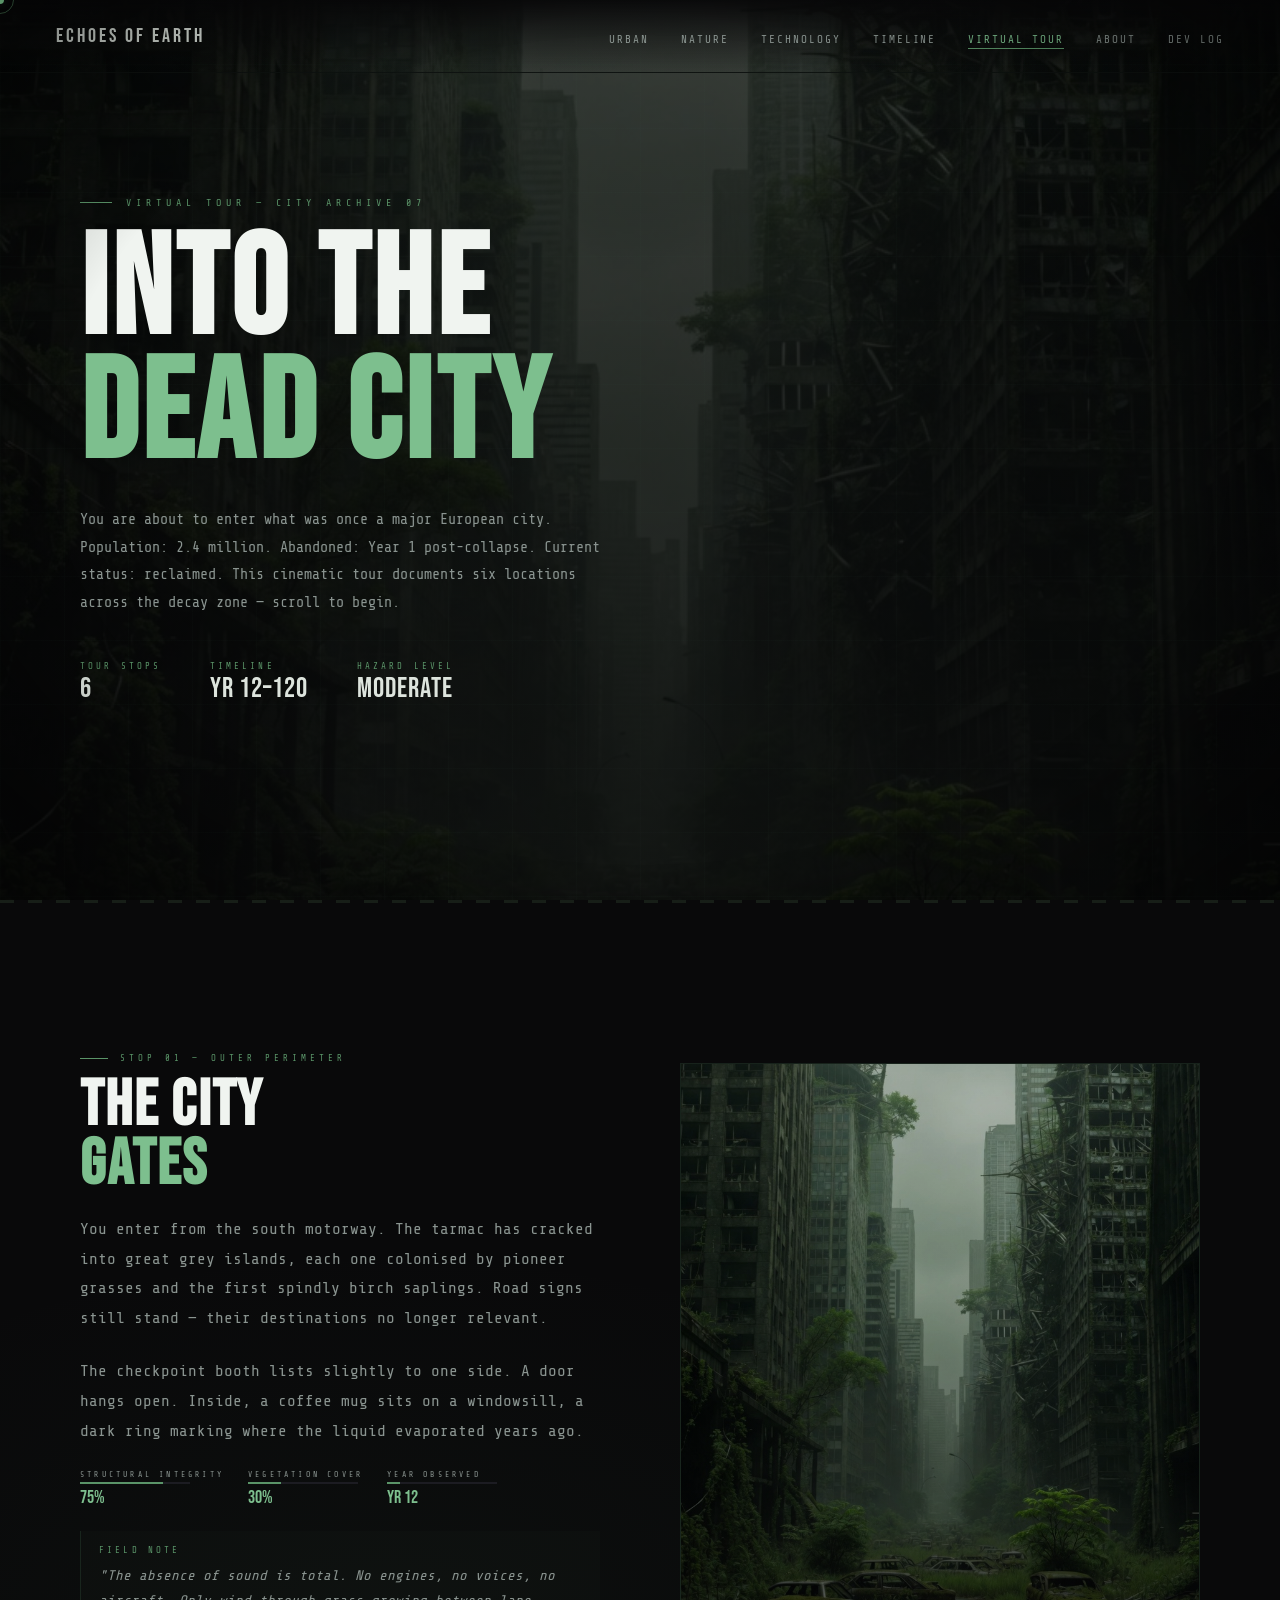
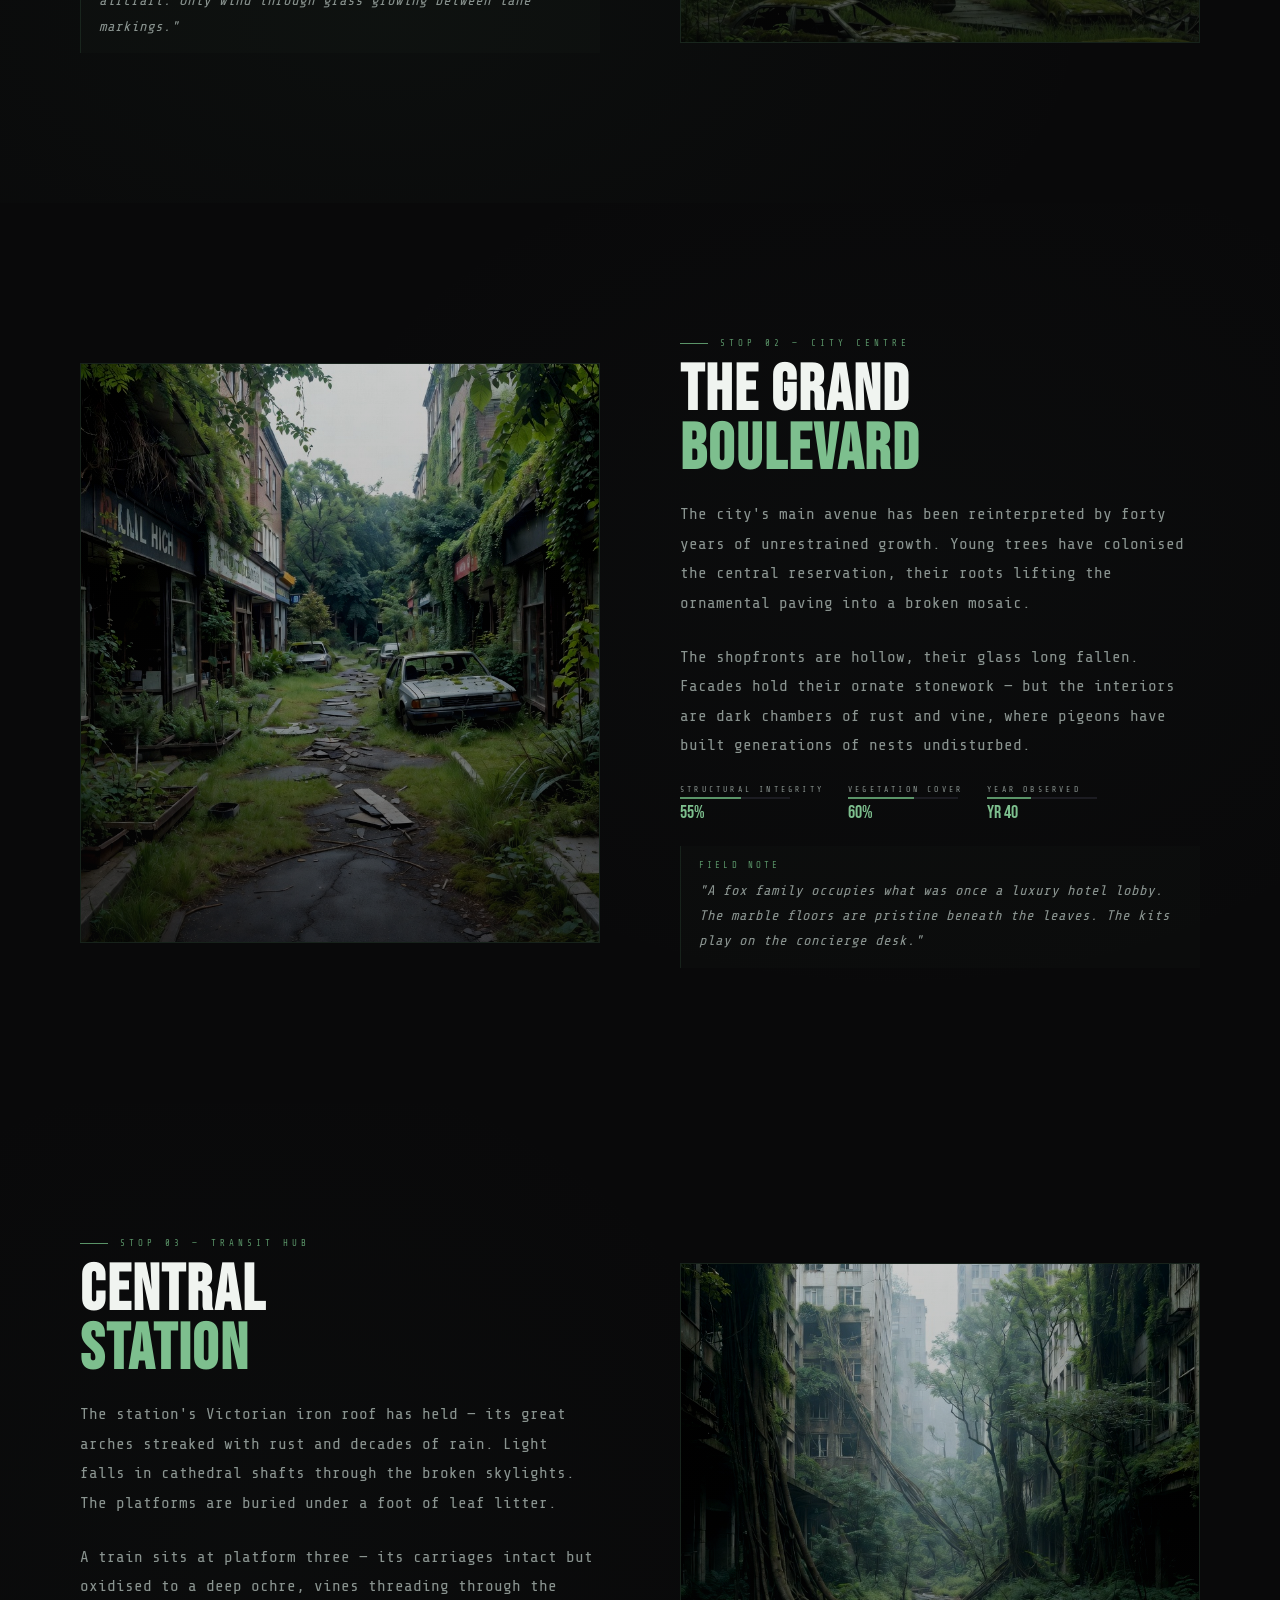
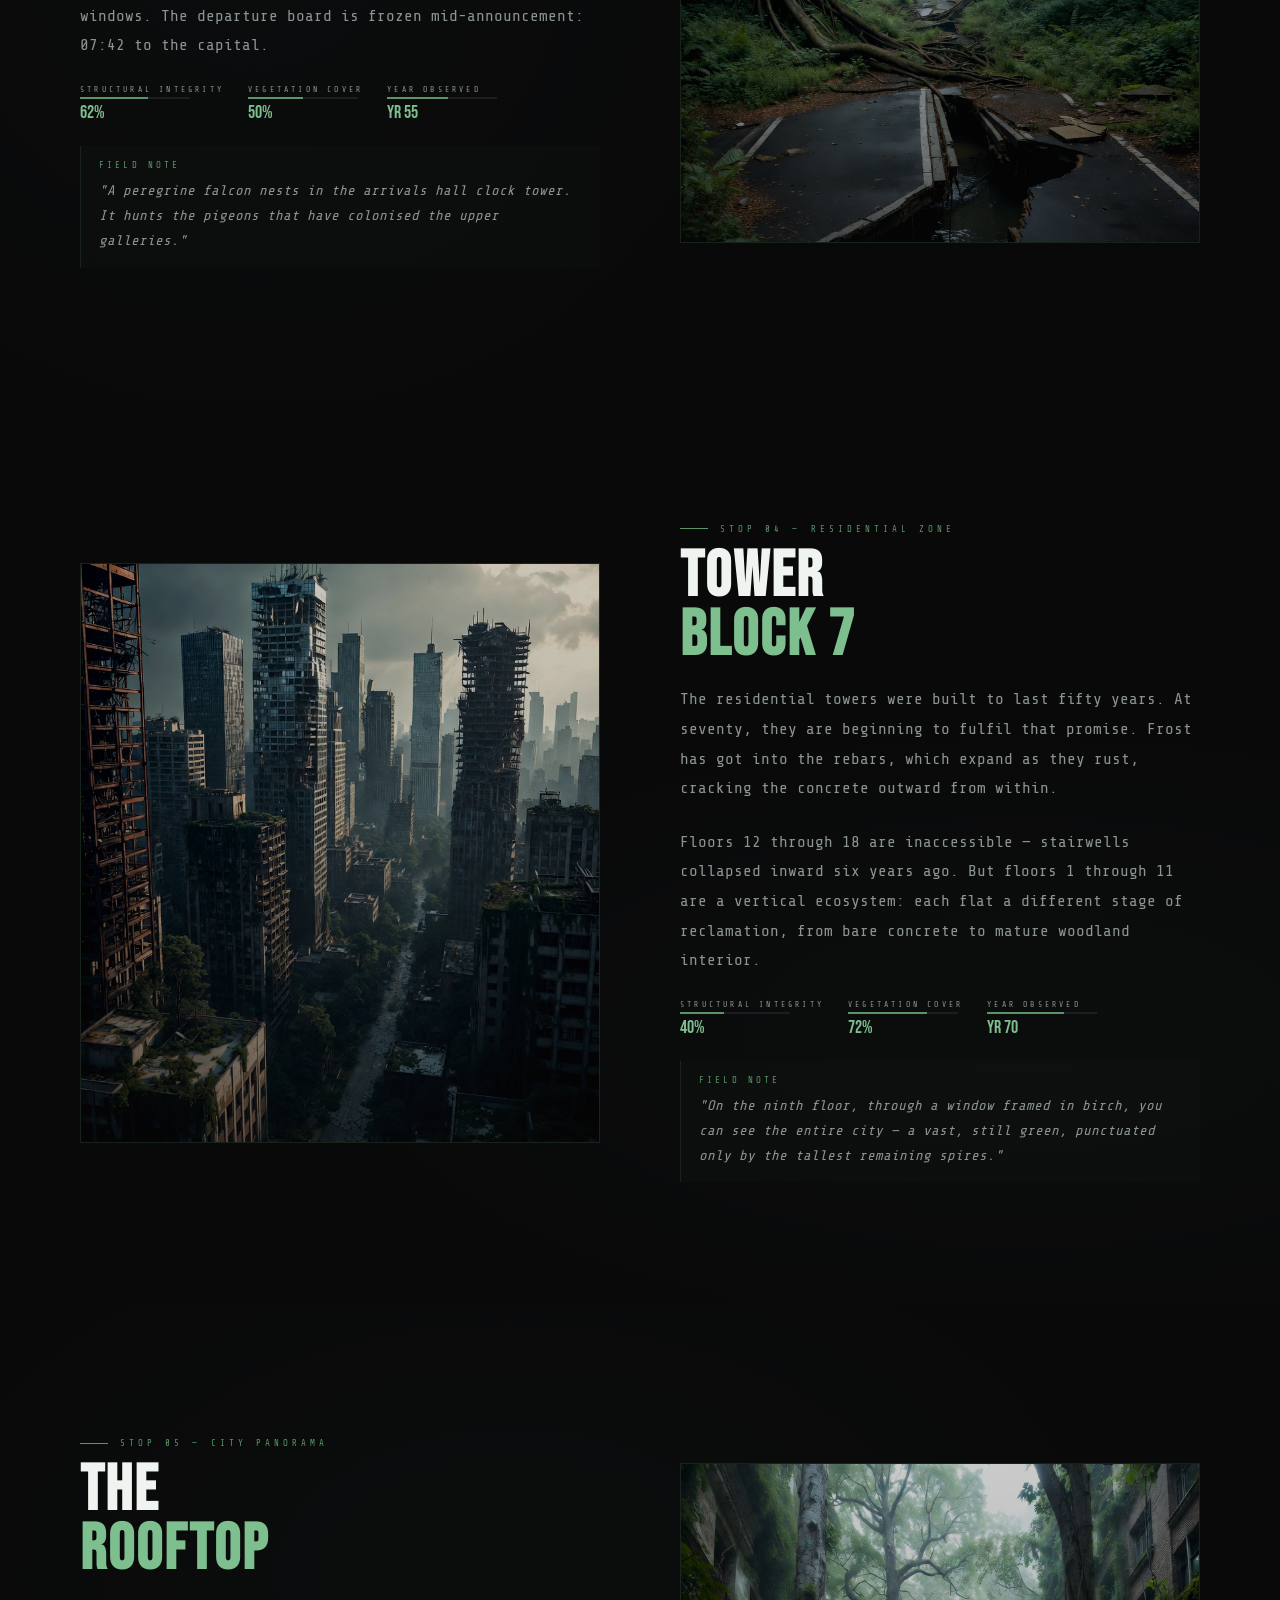
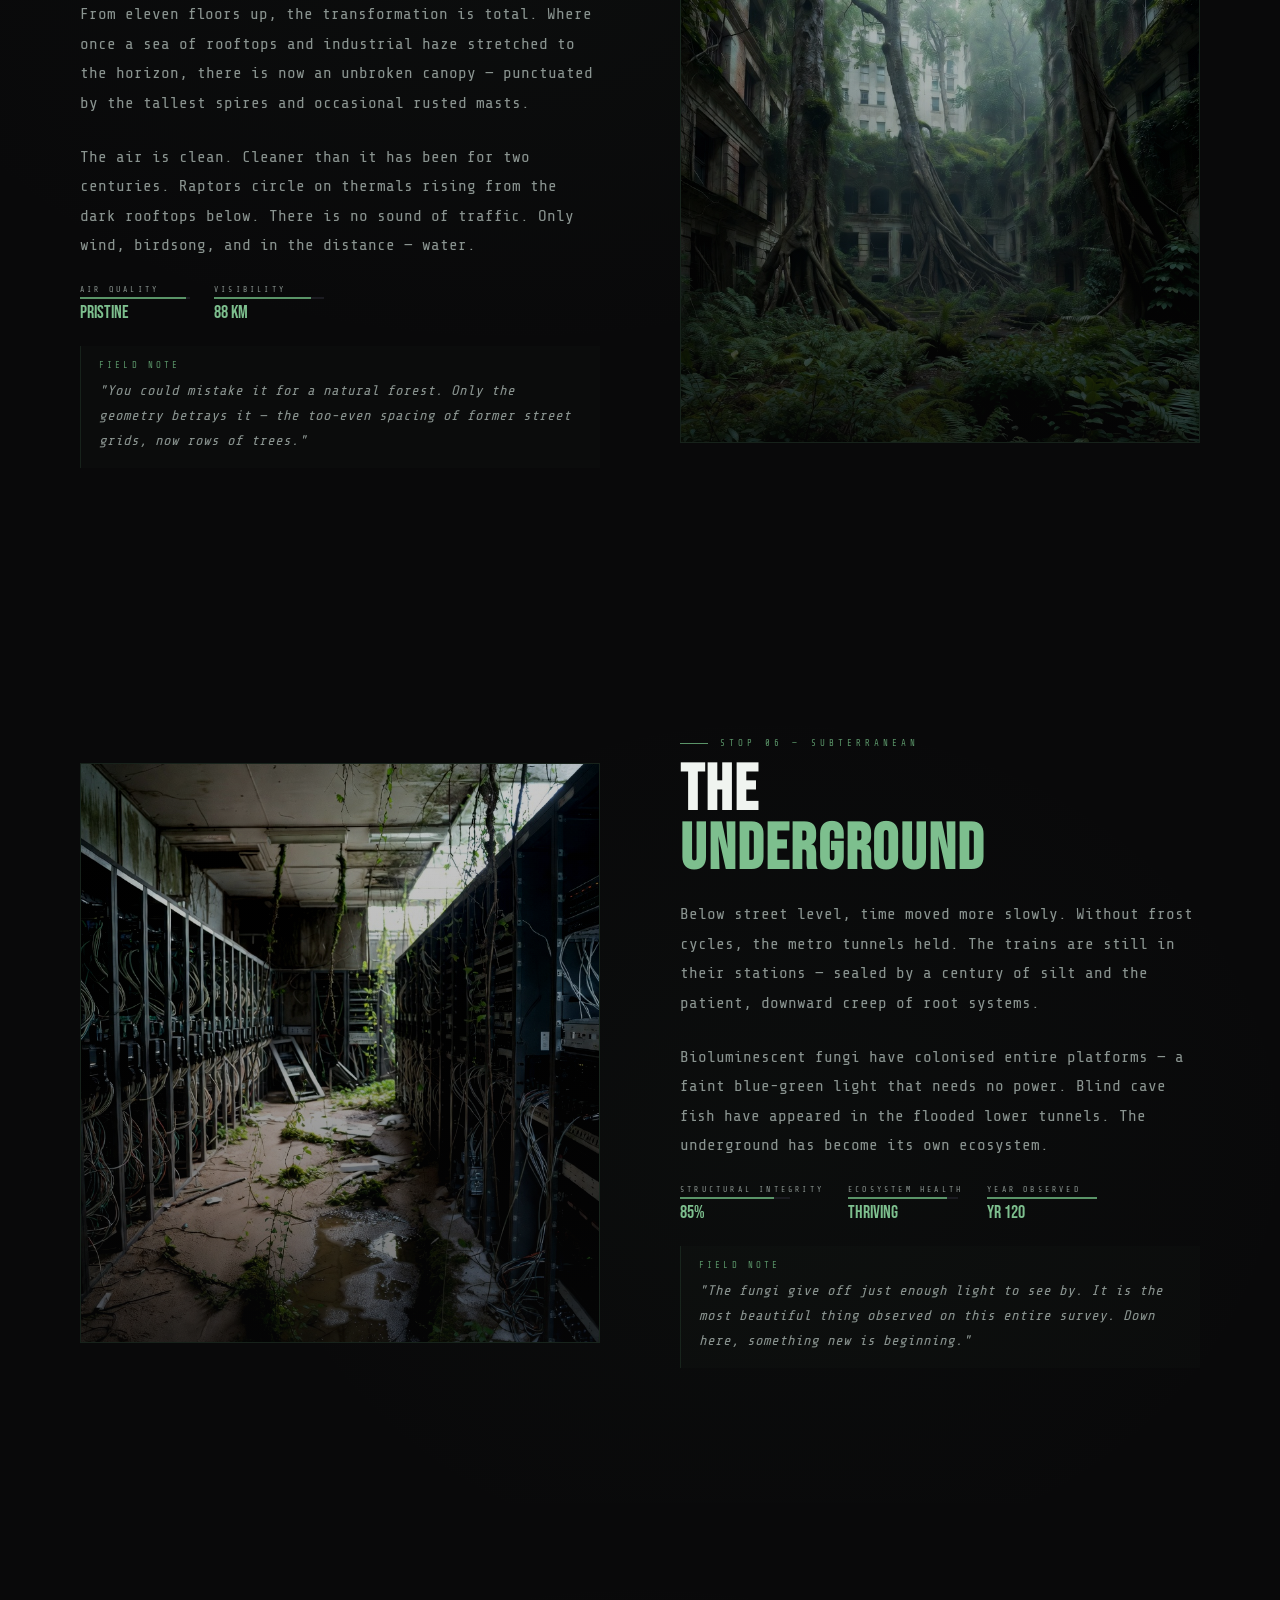
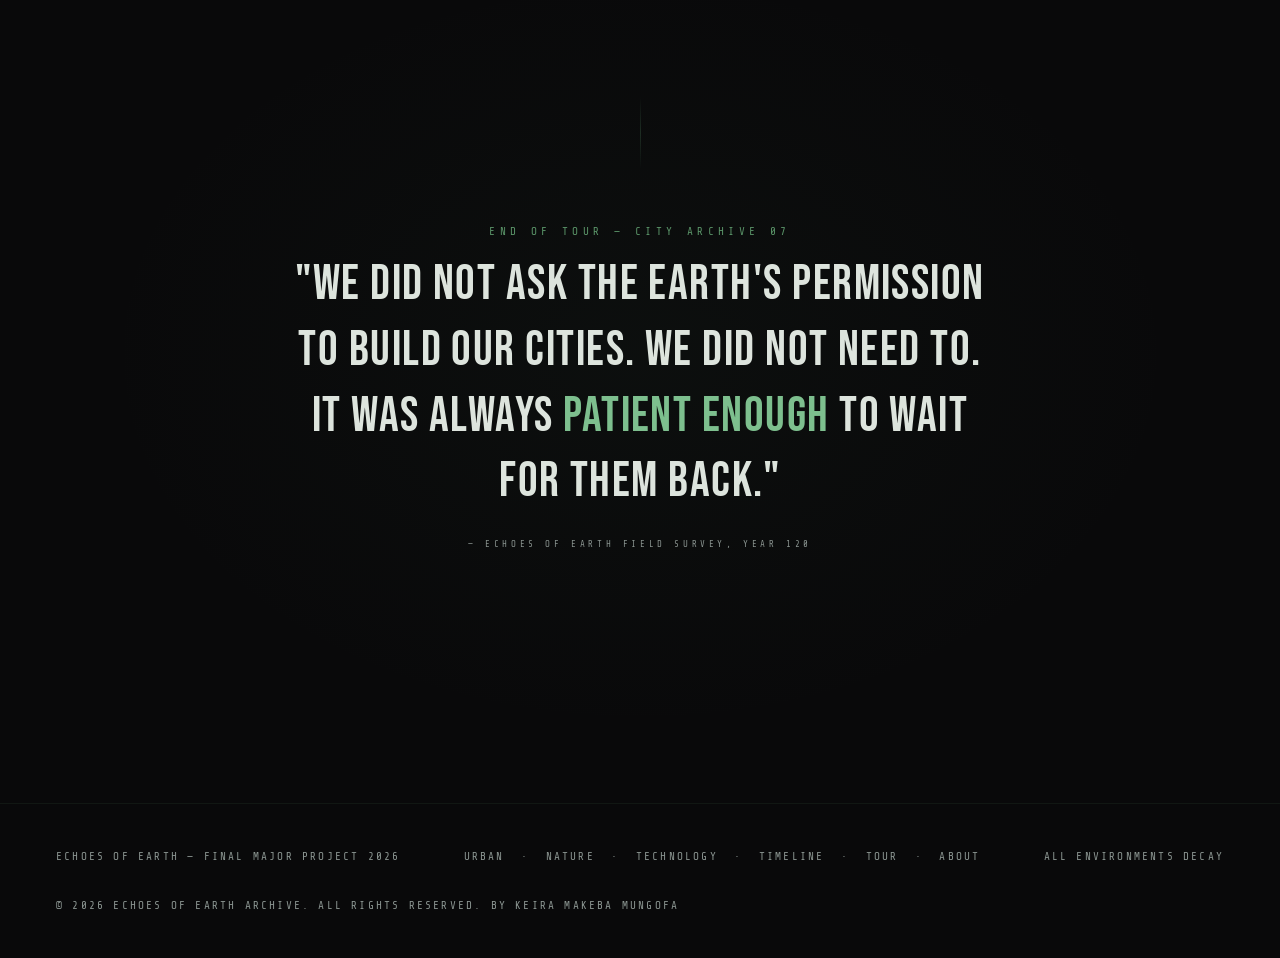
<file: pages/tour.html>
<!DOCTYPE html>
<html lang="en">
<head>
  <meta charset="UTF-8">
  <meta name="viewport" content="width=device-width, initial-scale=1.0">
  <title>Virtual Tour — Echoes of Earth</title>
  <link rel="stylesheet" href="../style.css">

</head>
<body>

  <div class="progress-bar" id="progressBar"></div>
  <div class="cursor"      id="cursor"></div>
  <div class="cursor-ring" id="cursorRing"></div>

  <nav>
    <a href="../index.html" class="nav-logo">Echoes of Earth</a>
  <ul class="nav-links" id="navLinks">
    <li><a href="urban.html">Urban</a></li>
    <li><a href="nature.html">Nature</a></li>
    <li><a href="tech.html">Technology</a></li>
    <li><a href="timeline.html">Timeline</a></li>
    <li><a href="tour.html">Virtual Tour</a></li>
    <li><a href="about.html">About</a></li>
    <li><a href="devlog.html">Dev Log</a></li>
  </ul>
  </nav>


  <!-- Location HUD -->
  <div class="location-hud" id="locationHud">
    <p class="hud-label">Current Location</p>
    <p class="hud-name" id="hudName">—</p>
    <p class="hud-sub"  id="hudSub">—</p>
  </div>

  <!-- Scroll cue -->
  <div class="scroll-cue-tour" id="scrollCue">
    <span>Scroll to enter</span>
    <div class="scroll-line-t"></div>
  </div>
  
  <!-- ════ INTRO ════ -->
  <section id="tour-intro" data-stop="0" data-name="Tour Begins" data-sub="Pre-Entry Briefing">
    <div class="intro-bg">
    <div class="hero-img-wrap"><img src="../images/tour-hero.jpg" alt="Dead city"><div class="hero-img-overlay"></div></div>
  </div>
    <div class="intro-grid"></div>
    <div class="particles" id="particles"></div>
    <div style="position:relative;z-index:2;">
      <p class="intro-tag">Virtual Tour — City Archive 07</p>
      <h1 class="intro-h1">INTO THE<br><span>DEAD CITY</span></h1>
      <p class="intro-desc">You are about to enter what was once a major European city. Population: 2.4 million. Abandoned: Year 1 post-collapse. Current status: reclaimed. This cinematic tour documents six locations across the decay zone — scroll to begin.</p>
      <div class="intro-meta">
        <div class="meta-item"><span class="meta-label">Tour Stops</span><span class="meta-val">6</span></div>
        <div class="meta-item"><span class="meta-label">Timeline</span><span class="meta-val">Yr 12–120</span></div>
        <div class="meta-item"><span class="meta-label">Hazard Level</span><span class="meta-val">Moderate</span></div>
      </div>
    </div>
  </section>

  <div class="warning-stripe"></div>

  <!-- ════ STOP 1 — CITY GATES ════ -->
  <section class="tour-section" id="stop-1" data-stop="1" data-name="The City Gates" data-sub="Year 12 — Outer Perimeter">
    <div class="tour-inner">
      <div class="tour-text reveal">
        <p class="stop-num">Stop 01 — Outer Perimeter</p>
        <h2 class="stop-title">THE CITY<br><em>GATES</em></h2>
        <p class="stop-body">You enter from the south motorway. The tarmac has cracked into great grey islands, each one colonised by pioneer grasses and the first spindly birch saplings. Road signs still stand — their destinations no longer relevant.</p>
        <p class="stop-body">The checkpoint booth lists slightly to one side. A door hangs open. Inside, a coffee mug sits on a windowsill, a dark ring marking where the liquid evaporated years ago.</p>
        <div class="condition-row">
          <div class="condition-badge"><span class="badge-label">Structural Integrity</span><div class="badge-bar"><div class="badge-fill" style="width:75%"></div></div><span class="badge-val">75%</span></div>
          <div class="condition-badge"><span class="badge-label">Vegetation Cover</span><div class="badge-bar"><div class="badge-fill" style="width:30%"></div></div><span class="badge-val">30%</span></div>
          <div class="condition-badge"><span class="badge-label">Year Observed</span><div class="badge-bar"><div class="badge-fill" style="width:12%"></div></div><span class="badge-val">Yr 12</span></div>
        </div>
        <div class="observation"><span class="observation-label">Field Note</span><p>"The absence of sound is total. No engines, no voices, no aircraft. Only wind through grass growing between lane markings."</p></div>
      </div>
      <div class="tour-visual section-visual reveal reveal-delay-2">
        <div class="visual-frame">
          <div class="visual-corner tl"></div><div class="visual-corner tr"></div>
          <div class="visual-corner bl"></div><div class="visual-corner br"></div>
          <img src="../images/tour-1.jpg" alt="City gates outer perimeter" class="scene-img">
          <div class="img-overlay"></div>
        </div>
      </div>
    </div>
  </section>

  <!-- ════ STOP 2 — BOULEVARD ════ -->
  <section class="tour-section" id="stop-2" data-stop="2" data-name="The Grand Boulevard" data-sub="Year 40 — City Centre">
    <div class="tour-inner">
      <div class="tour-text reveal">
        <p class="stop-num">Stop 02 — City Centre</p>
        <h2 class="stop-title">THE GRAND<br><em>BOULEVARD</em></h2>
        <p class="stop-body">The city's main avenue has been reinterpreted by forty years of unrestrained growth. Young trees have colonised the central reservation, their roots lifting the ornamental paving into a broken mosaic.</p>
        <p class="stop-body">The shopfronts are hollow, their glass long fallen. Facades hold their ornate stonework — but the interiors are dark chambers of rust and vine, where pigeons have built generations of nests undisturbed.</p>
        <div class="condition-row">
          <div class="condition-badge"><span class="badge-label">Structural Integrity</span><div class="badge-bar"><div class="badge-fill" style="width:55%"></div></div><span class="badge-val">55%</span></div>
          <div class="condition-badge"><span class="badge-label">Vegetation Cover</span><div class="badge-bar"><div class="badge-fill" style="width:60%"></div></div><span class="badge-val">60%</span></div>
          <div class="condition-badge"><span class="badge-label">Year Observed</span><div class="badge-bar"><div class="badge-fill" style="width:40%"></div></div><span class="badge-val">Yr 40</span></div>
        </div>
        <div class="observation"><span class="observation-label">Field Note</span><p>"A fox family occupies what was once a luxury hotel lobby. The marble floors are pristine beneath the leaves. The kits play on the concierge desk."</p></div>
      </div>
      <div class="tour-visual section-visual reveal reveal-delay-2">
        <div class="visual-frame">
          <div class="visual-corner tl"></div><div class="visual-corner tr"></div>
          <div class="visual-corner bl"></div><div class="visual-corner br"></div>
          <img src="../images/tour-2.jpg" alt="Grand boulevard overgrown" class="scene-img">
          <div class="img-overlay"></div>
        </div>
      </div>
    </div>
  </section>

  <!-- ════ STOP 3 — STATION ════ -->
  <section class="tour-section" id="stop-3" data-stop="3" data-name="Central Station" data-sub="Year 55 — Transit Hub">
    <div class="tour-inner">
      <div class="tour-text reveal">
        <p class="stop-num">Stop 03 — Transit Hub</p>
        <h2 class="stop-title">CENTRAL<br><em>STATION</em></h2>
        <p class="stop-body">The station's Victorian iron roof has held — its great arches streaked with rust and decades of rain. Light falls in cathedral shafts through the broken skylights. The platforms are buried under a foot of leaf litter.</p>
        <p class="stop-body">A train sits at platform three — its carriages intact but oxidised to a deep ochre, vines threading through the windows. The departure board is frozen mid-announcement: 07:42 to the capital.</p>
        <div class="condition-row">
          <div class="condition-badge"><span class="badge-label">Structural Integrity</span><div class="badge-bar"><div class="badge-fill" style="width:62%"></div></div><span class="badge-val">62%</span></div>
          <div class="condition-badge"><span class="badge-label">Vegetation Cover</span><div class="badge-bar"><div class="badge-fill" style="width:50%"></div></div><span class="badge-val">50%</span></div>
          <div class="condition-badge"><span class="badge-label">Year Observed</span><div class="badge-bar"><div class="badge-fill" style="width:55%"></div></div><span class="badge-val">Yr 55</span></div>
        </div>
        <div class="observation"><span class="observation-label">Field Note</span><p>"A peregrine falcon nests in the arrivals hall clock tower. It hunts the pigeons that have colonised the upper galleries."</p></div>
      </div>
      <div class="tour-visual section-visual reveal reveal-delay-2">
        <div class="visual-frame">
          <div class="visual-corner tl"></div><div class="visual-corner tr"></div>
          <div class="visual-corner bl"></div><div class="visual-corner br"></div>
          <img src="../images/tour-3.jpg" alt="Central station ruins" class="scene-img">
          <div class="img-overlay"></div>
        </div>
      </div>
    </div>
  </section>

  <!-- ════ STOP 4 — TOWER BLOCK ════ -->
  <section class="tour-section" id="stop-4" data-stop="4" data-name="Tower Block 7" data-sub="Year 70 — Residential Zone">
    <div class="tour-inner">
      <div class="tour-text reveal">
        <p class="stop-num">Stop 04 — Residential Zone</p>
        <h2 class="stop-title">TOWER<br><em>BLOCK 7</em></h2>
        <p class="stop-body">The residential towers were built to last fifty years. At seventy, they are beginning to fulfil that promise. Frost has got into the rebars, which expand as they rust, cracking the concrete outward from within.</p>
        <p class="stop-body">Floors 12 through 18 are inaccessible — stairwells collapsed inward six years ago. But floors 1 through 11 are a vertical ecosystem: each flat a different stage of reclamation, from bare concrete to mature woodland interior.</p>
        <div class="condition-row">
          <div class="condition-badge"><span class="badge-label">Structural Integrity</span><div class="badge-bar"><div class="badge-fill" style="width:40%"></div></div><span class="badge-val">40%</span></div>
          <div class="condition-badge"><span class="badge-label">Vegetation Cover</span><div class="badge-bar"><div class="badge-fill" style="width:72%"></div></div><span class="badge-val">72%</span></div>
          <div class="condition-badge"><span class="badge-label">Year Observed</span><div class="badge-bar"><div class="badge-fill" style="width:70%"></div></div><span class="badge-val">Yr 70</span></div>
        </div>
        <div class="observation"><span class="observation-label">Field Note</span><p>"On the ninth floor, through a window framed in birch, you can see the entire city — a vast, still green, punctuated only by the tallest remaining spires."</p></div>
      </div>
      <div class="tour-visual section-visual reveal reveal-delay-2">
        <div class="visual-frame">
          <div class="visual-corner tl"></div><div class="visual-corner tr"></div>
          <div class="visual-corner bl"></div><div class="visual-corner br"></div>
          <img src="../images/tour-4.jpg" alt="Tower block exterior decay" class="scene-img">
          <div class="img-overlay"></div>
        </div>
      </div>
    </div>
  </section>

  <!-- ════ STOP 5 — ROOFTOP ════ -->
  <section class="tour-section" id="stop-5" data-stop="5" data-name="The Rooftop" data-sub="Year 70 — City Panorama">
    <div class="tour-inner">
      <div class="tour-text reveal">
        <p class="stop-num">Stop 05 — City Panorama</p>
        <h2 class="stop-title">THE<br><em>ROOFTOP</em></h2>
        <p class="stop-body">From eleven floors up, the transformation is total. Where once a sea of rooftops and industrial haze stretched to the horizon, there is now an unbroken canopy — punctuated by the tallest spires and occasional rusted masts.</p>
        <p class="stop-body">The air is clean. Cleaner than it has been for two centuries. Raptors circle on thermals rising from the dark rooftops below. There is no sound of traffic. Only wind, birdsong, and in the distance — water.</p>
        <div class="condition-row">
          <div class="condition-badge"><span class="badge-label">Air Quality</span><div class="badge-bar"><div class="badge-fill" style="width:96%"></div></div><span class="badge-val">Pristine</span></div>
          <div class="condition-badge"><span class="badge-label">Visibility</span><div class="badge-bar"><div class="badge-fill" style="width:88%"></div></div><span class="badge-val">88 km</span></div>
        </div>
        <div class="observation"><span class="observation-label">Field Note</span><p>"You could mistake it for a natural forest. Only the geometry betrays it — the too-even spacing of former street grids, now rows of trees."</p></div>
      </div>
      <div class="tour-visual section-visual reveal reveal-delay-2">
        <div class="visual-frame">
          <div class="visual-corner tl"></div><div class="visual-corner tr"></div>
          <div class="visual-corner bl"></div><div class="visual-corner br"></div>
          <img src="../images/tour-5.jpg" alt="Rooftop city panorama" class="scene-img">
          <div class="img-overlay"></div>
        </div>
      </div>
    </div>
  </section>

  <!-- ════ STOP 6 — UNDERGROUND ════ -->
  <section class="tour-section" id="stop-6" data-stop="6" data-name="The Underground" data-sub="Year 120 — Subterranean">
    <div class="tour-inner">
      <div class="tour-text reveal">
        <p class="stop-num">Stop 06 — Subterranean</p>
        <h2 class="stop-title">THE<br><em>UNDERGROUND</em></h2>
        <p class="stop-body">Below street level, time moved more slowly. Without frost cycles, the metro tunnels held. The trains are still in their stations — sealed by a century of silt and the patient, downward creep of root systems.</p>
        <p class="stop-body">Bioluminescent fungi have colonised entire platforms — a faint blue-green light that needs no power. Blind cave fish have appeared in the flooded lower tunnels. The underground has become its own ecosystem.</p>
        <div class="condition-row">
          <div class="condition-badge"><span class="badge-label">Structural Integrity</span><div class="badge-bar"><div class="badge-fill" style="width:85%"></div></div><span class="badge-val">85%</span></div>
          <div class="condition-badge"><span class="badge-label">Ecosystem Health</span><div class="badge-bar"><div class="badge-fill" style="width:90%"></div></div><span class="badge-val">Thriving</span></div>
          <div class="condition-badge"><span class="badge-label">Year Observed</span><div class="badge-bar"><div class="badge-fill" style="width:100%"></div></div><span class="badge-val">Yr 120</span></div>
        </div>
        <div class="observation"><span class="observation-label">Field Note</span><p>"The fungi give off just enough light to see by. It is the most beautiful thing observed on this entire survey. Down here, something new is beginning."</p></div>
      </div>
      <div class="tour-visual section-visual reveal reveal-delay-2">
        <div class="visual-frame">
          <div class="visual-corner tl"></div><div class="visual-corner tr"></div>
          <div class="visual-corner bl"></div><div class="visual-corner br"></div>
          <img src="../images/tour-6.jpg" alt="Underground tunnel fungi" class="scene-img">
          <div class="img-overlay"></div>
        </div>
      </div>
    </div>
  </section>

  <!-- ════ EPILOGUE ════ -->
  <section id="stop-epilogue" data-stop="7" data-name="End of Tour" data-sub="Archive Closed">
    <div class="epilogue-content reveal">
      <div class="epilogue-line"></div>
      <span class="section-label">End of Tour — City Archive 07</span>
      <blockquote class="epilogue-quote">
        "We did not ask the earth's permission to build our cities. We did not need to. It was always <em>patient enough</em> to wait for them back."
      </blockquote>
      <p class="epilogue-attr">— Echoes of Earth Field Survey, Year 120</p>
      
    </div>
  </section>

<footer>
    <p>Echoes of Earth — Final Major Project 2026</p>
    
      <p><a href="urban.html">Urban</a> &nbsp;·&nbsp; <a href="nature.html">Nature</a> &nbsp;·&nbsp; <a href="tech.html">Technology</a> &nbsp;·&nbsp; <a href="timeline.html">Timeline</a> &nbsp;·&nbsp; <a href="tour.html">Tour</a> &nbsp;·&nbsp; <a href="about.html">About</a></p>
    <p>All environments decay</p>
    <p>&copy; 2026 Echoes of Earth Archive. All rights reserved. By Keira Makeba Mungofa</p>
  </footer>

  <script src="../js/main.js"></script>
  
  
</body>
</html>
</file>
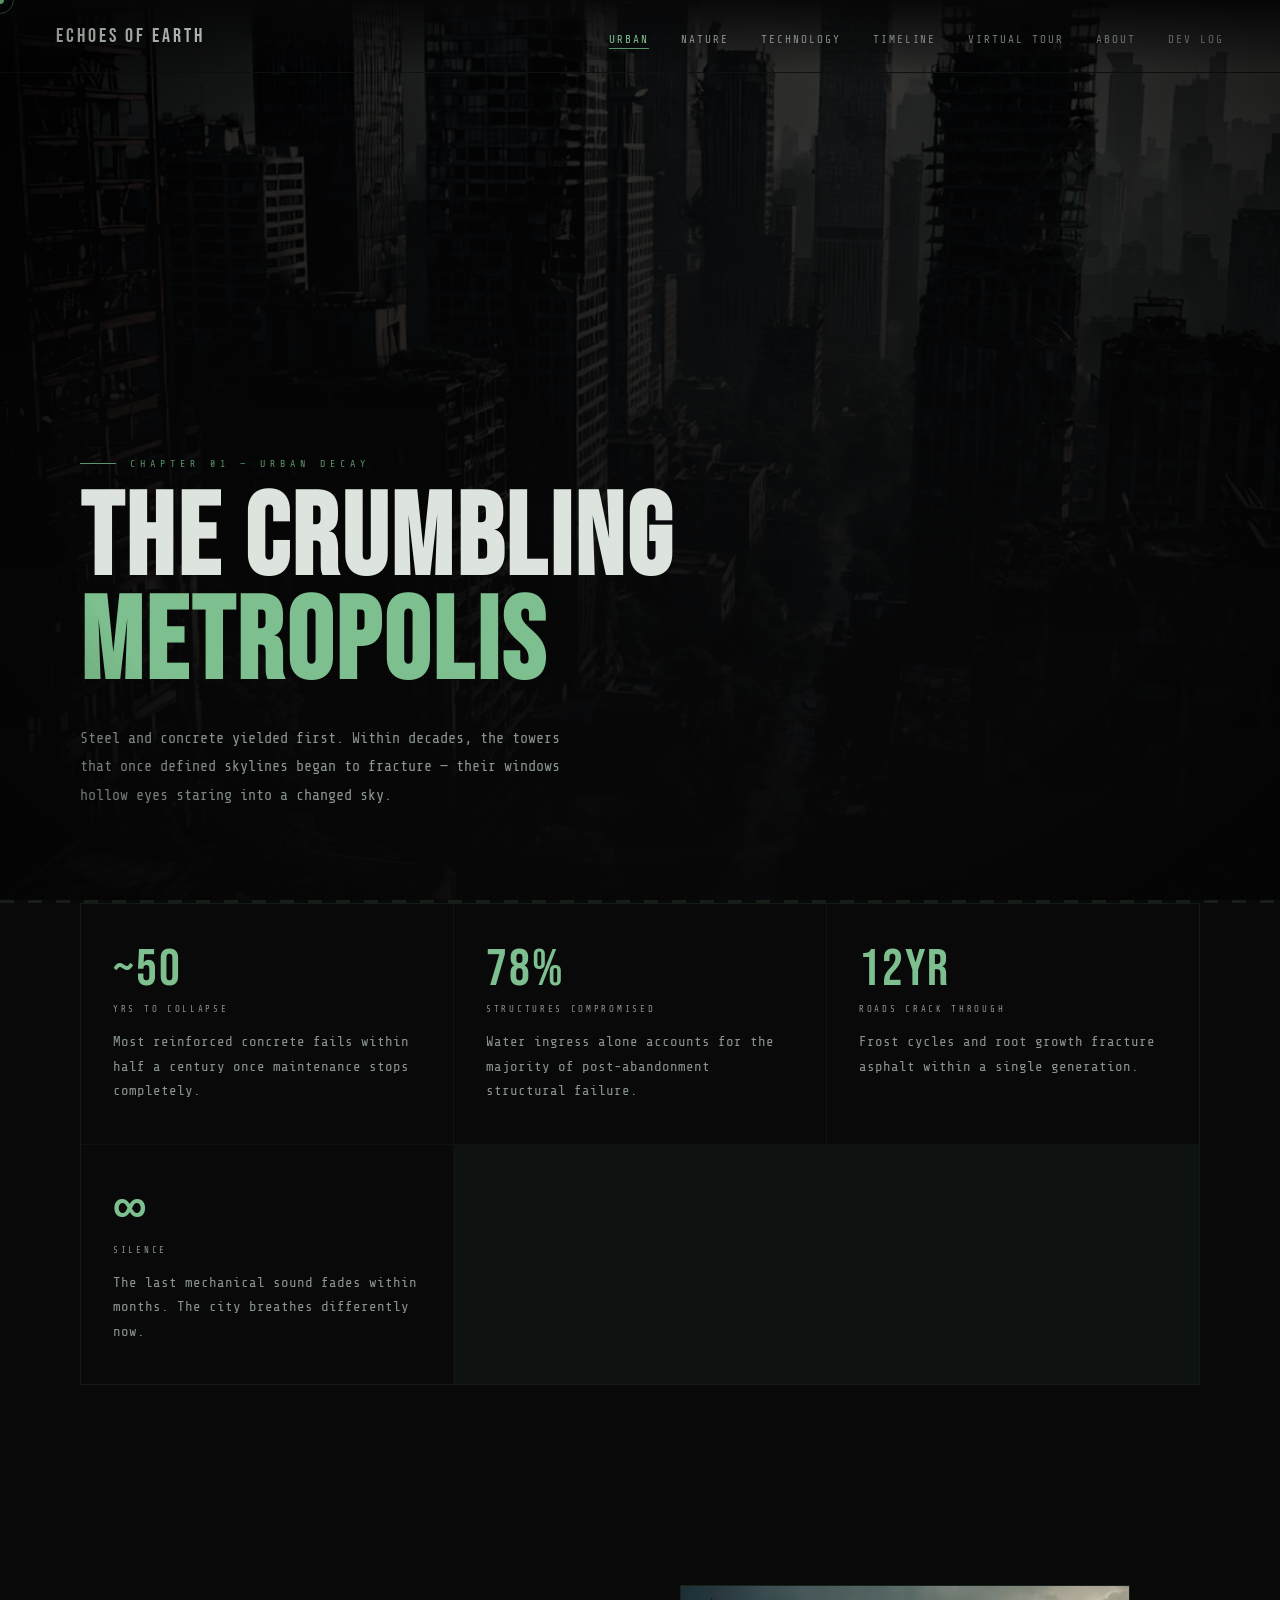
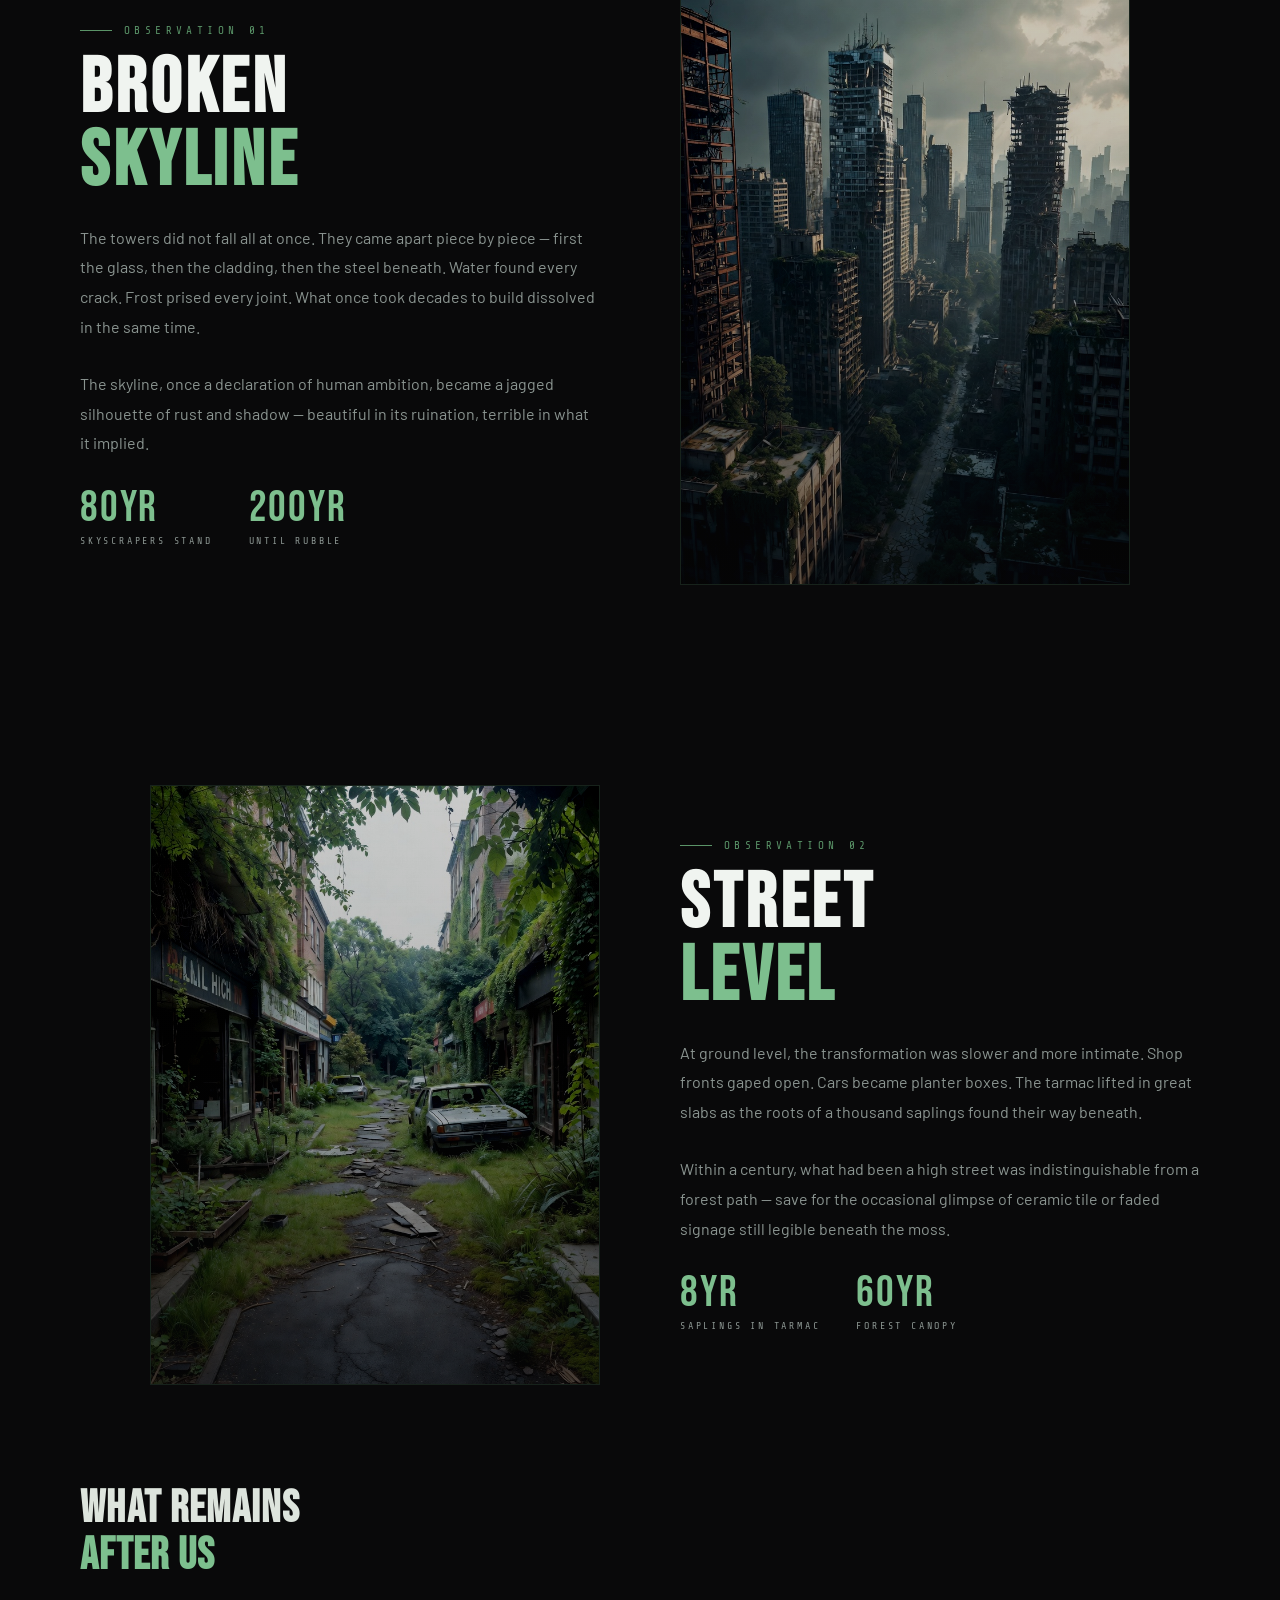
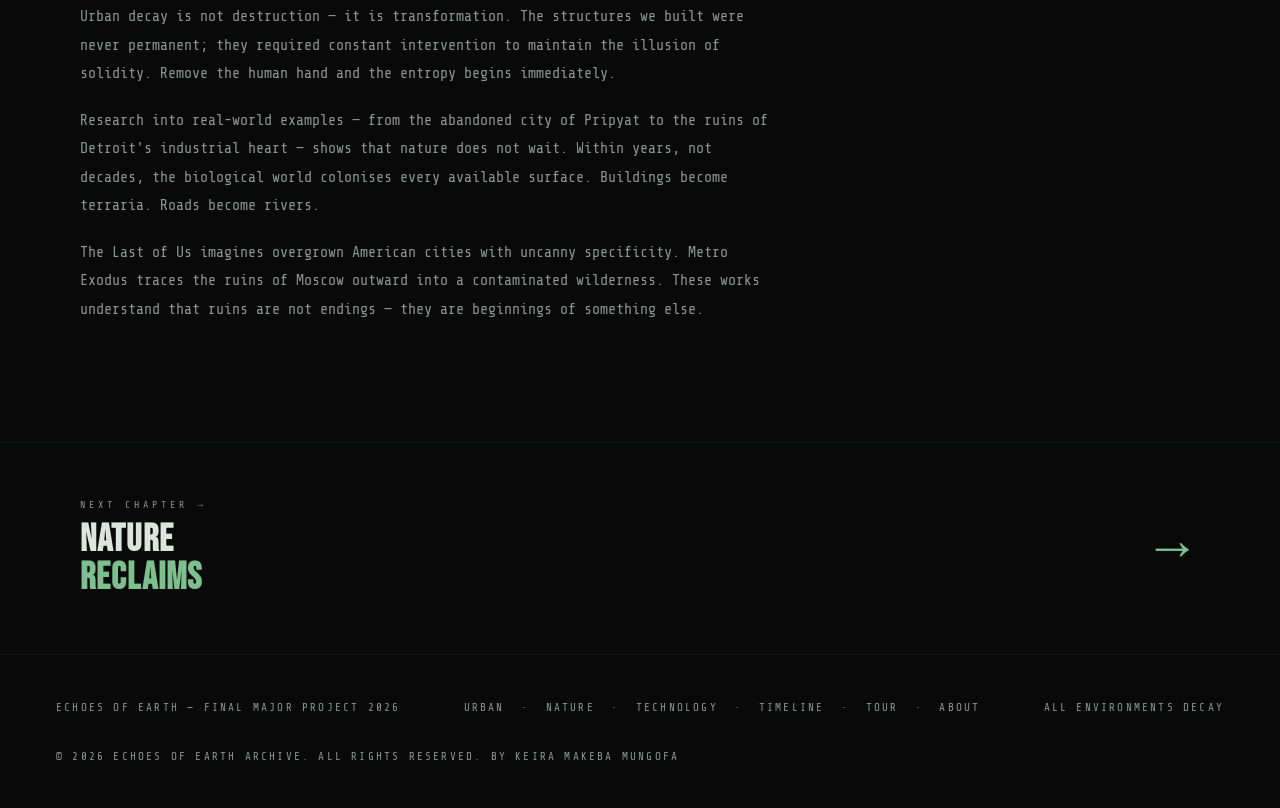
<file: pages/urban.html>
<!DOCTYPE html>
<html lang="en">
<head>
  <meta charset="UTF-8"><meta name="viewport" content="width=device-width, initial-scale=1.0">
  <title>Urban Decay — Echoes of Earth</title>
  <link rel="stylesheet" href="../style.css">

</head>
<body>
  <div class="progress-bar" id="progressBar"></div>
  <div class="cursor" id="cursor"></div>
  <div class="cursor-ring" id="cursorRing"></div>
 <nav>

  <a href="../index.html" class="nav-logo">Echoes of Earth</a>

  <button class="menu-toggle" id="menuToggle">
    <span></span>
    <span></span>
    <span></span>
  </button>

  <ul class="nav-links" id="navLinks">
    <li><a href="urban.html">Urban</a></li>
    <li><a href="nature.html">Nature</a></li>
    <li><a href="tech.html">Technology</a></li>
    <li><a href="timeline.html">Timeline</a></li>
    <li><a href="tour.html">Virtual Tour</a></li>
    <li><a href="about.html">About</a></li>
    <li><a href="devlog.html">Dev Log</a></li>
  </ul>

</nav>

  <!-- HERO -->
  <section class="page-hero">
    <div class="page-hero-img">
      <img src="../images/urban-1.jpg" alt="Urban decay">
      <div class="page-hero-img-overlay"></div>
    </div>
    <div class="page-hero-num">01</div>
    <div class="page-hero-content">
      <p class="page-hero-label">Chapter 01 — Urban Decay</p>
      <h1 class="page-hero-title">The Crumbling<br><em>Metropolis</em></h1>
      <p class="page-hero-sub">Steel and concrete yielded first. Within decades, the towers that once defined skylines began to fracture — their windows hollow eyes staring into a changed sky.</p>
    </div>
  </section>

  <div class="warning-stripe"></div>

  <!-- STATS -->
  <div class="stats-strip reveal">
    <div class="stat-cell"><span class="stat-num">~50</span><span class="stat-label">Yrs to collapse</span><p>Most reinforced concrete fails within half a century once maintenance stops completely.</p></div>
    <div class="stat-cell"><span class="stat-num">78%</span><span class="stat-label">Structures compromised</span><p>Water ingress alone accounts for the majority of post-abandonment structural failure.</p></div>
    <div class="stat-cell"><span class="stat-num">12yr</span><span class="stat-label">Roads crack through</span><p>Frost cycles and root growth fracture asphalt within a single generation.</p></div>
    <div class="stat-cell"><span class="stat-num">∞</span><span class="stat-label">Silence</span><p>The last mechanical sound fades within months. The city breathes differently now.</p></div>
  </div>

  <!-- SCENE 1 -->
  <div class="scene-section reveal">
    <div>
      <p class="chapter-num">Observation 01</p>
      <h2 class="chapter-title">Broken<br><em>Skyline</em></h2>
      <p class="chapter-body">The towers did not fall all at once. They came apart piece by piece — first the glass, then the cladding, then the steel beneath. Water found every crack. Frost prised every joint. What once took decades to build dissolved in the same time.</p>
      <p class="chapter-body">The skyline, once a declaration of human ambition, became a jagged silhouette of rust and shadow — beautiful in its ruination, terrible in what it implied.</p>
      <div class="chapter-stat">
        <div class="stat-item"><span class="stat-num">80yr</span><span class="stat-label">Skyscrapers stand</span></div>
        <div class="stat-item"><span class="stat-num">200yr</span><span class="stat-label">Until rubble</span></div>
      </div>
    </div>
    <div class="scene-visual">
      <div class="visual-frame">
        <div class="visual-corner tl"></div><div class="visual-corner tr"></div>
        <div class="visual-corner bl"></div><div class="visual-corner br"></div>
        <img src="../images/urban-1.jpg" alt="Crumbling city skyline" class="scene-img">
        <div class="img-overlay"></div>
      </div>
    </div>
  </div>

  <!-- SCENE 2 -->
  <div class="scene-section reverse reveal">
    <div>
      <p class="chapter-num">Observation 02</p>
      <h2 class="chapter-title">Street<br><em>Level</em></h2>
      <p class="chapter-body">At ground level, the transformation was slower and more intimate. Shop fronts gaped open. Cars became planter boxes. The tarmac lifted in great slabs as the roots of a thousand saplings found their way beneath.</p>
      <p class="chapter-body">Within a century, what had been a high street was indistinguishable from a forest path — save for the occasional glimpse of ceramic tile or faded signage still legible beneath the moss.</p>
      <div class="chapter-stat">
        <div class="stat-item"><span class="stat-num">8yr</span><span class="stat-label">Saplings in tarmac</span></div>
        <div class="stat-item"><span class="stat-num">60yr</span><span class="stat-label">Forest canopy</span></div>
      </div>
    </div>
    <div class="scene-visual">
      <div class="visual-frame">
        <div class="visual-corner tl"></div><div class="visual-corner tr"></div>
        <div class="visual-corner bl"></div><div class="visual-corner br"></div>
        <img src="../images/urban-2.jpg" alt="Overgrown street level decay" class="scene-img">
        <div class="img-overlay"></div>
      </div>
    </div>
  </div>

  <!-- TEXT BLOCK -->
  <div class="content-block reveal">
    <h2>What Remains<br><em>After Us</em></h2>
    <p>Urban decay is not destruction — it is transformation. The structures we built were never permanent; they required constant intervention to maintain the illusion of solidity. Remove the human hand and the entropy begins immediately.</p>
    <p>Research into real-world examples — from the abandoned city of Pripyat to the ruins of Detroit's industrial heart — shows that nature does not wait. Within years, not decades, the biological world colonises every available surface. Buildings become terraria. Roads become rivers.</p>
    <p>The Last of Us imagines overgrown American cities with uncanny specificity. Metro Exodus traces the ruins of Moscow outward into a contaminated wilderness. These works understand that ruins are not endings — they are beginnings of something else.</p>
  </div>

  <a href="nature.html" class="next-chapter">
    <div><p class="next-label">Next Chapter →</p><h3 class="next-title">Nature<br><em>Reclaims</em></h3></div>
    <span class="next-arrow">→</span>
  </a>

 <footer>
    <p>Echoes of Earth — Final Major Project 2026</p>
    
      <p><a href="urban.html">Urban</a> &nbsp;·&nbsp; <a href="nature.html">Nature</a> &nbsp;·&nbsp; <a href="tech.html">Technology</a> &nbsp;·&nbsp; <a href="timeline.html">Timeline</a> &nbsp;·&nbsp; <a href="tour.html">Tour</a> &nbsp;·&nbsp; <a href="about.html">About</a></p>
    <p>All environments decay</p>
    <p>&copy; 2026 Echoes of Earth Archive. All rights reserved. By Keira Makeba Mungofa</p>
  </footer>
  <script src="../js/main.js"></script>
</body>
</html>
</file>
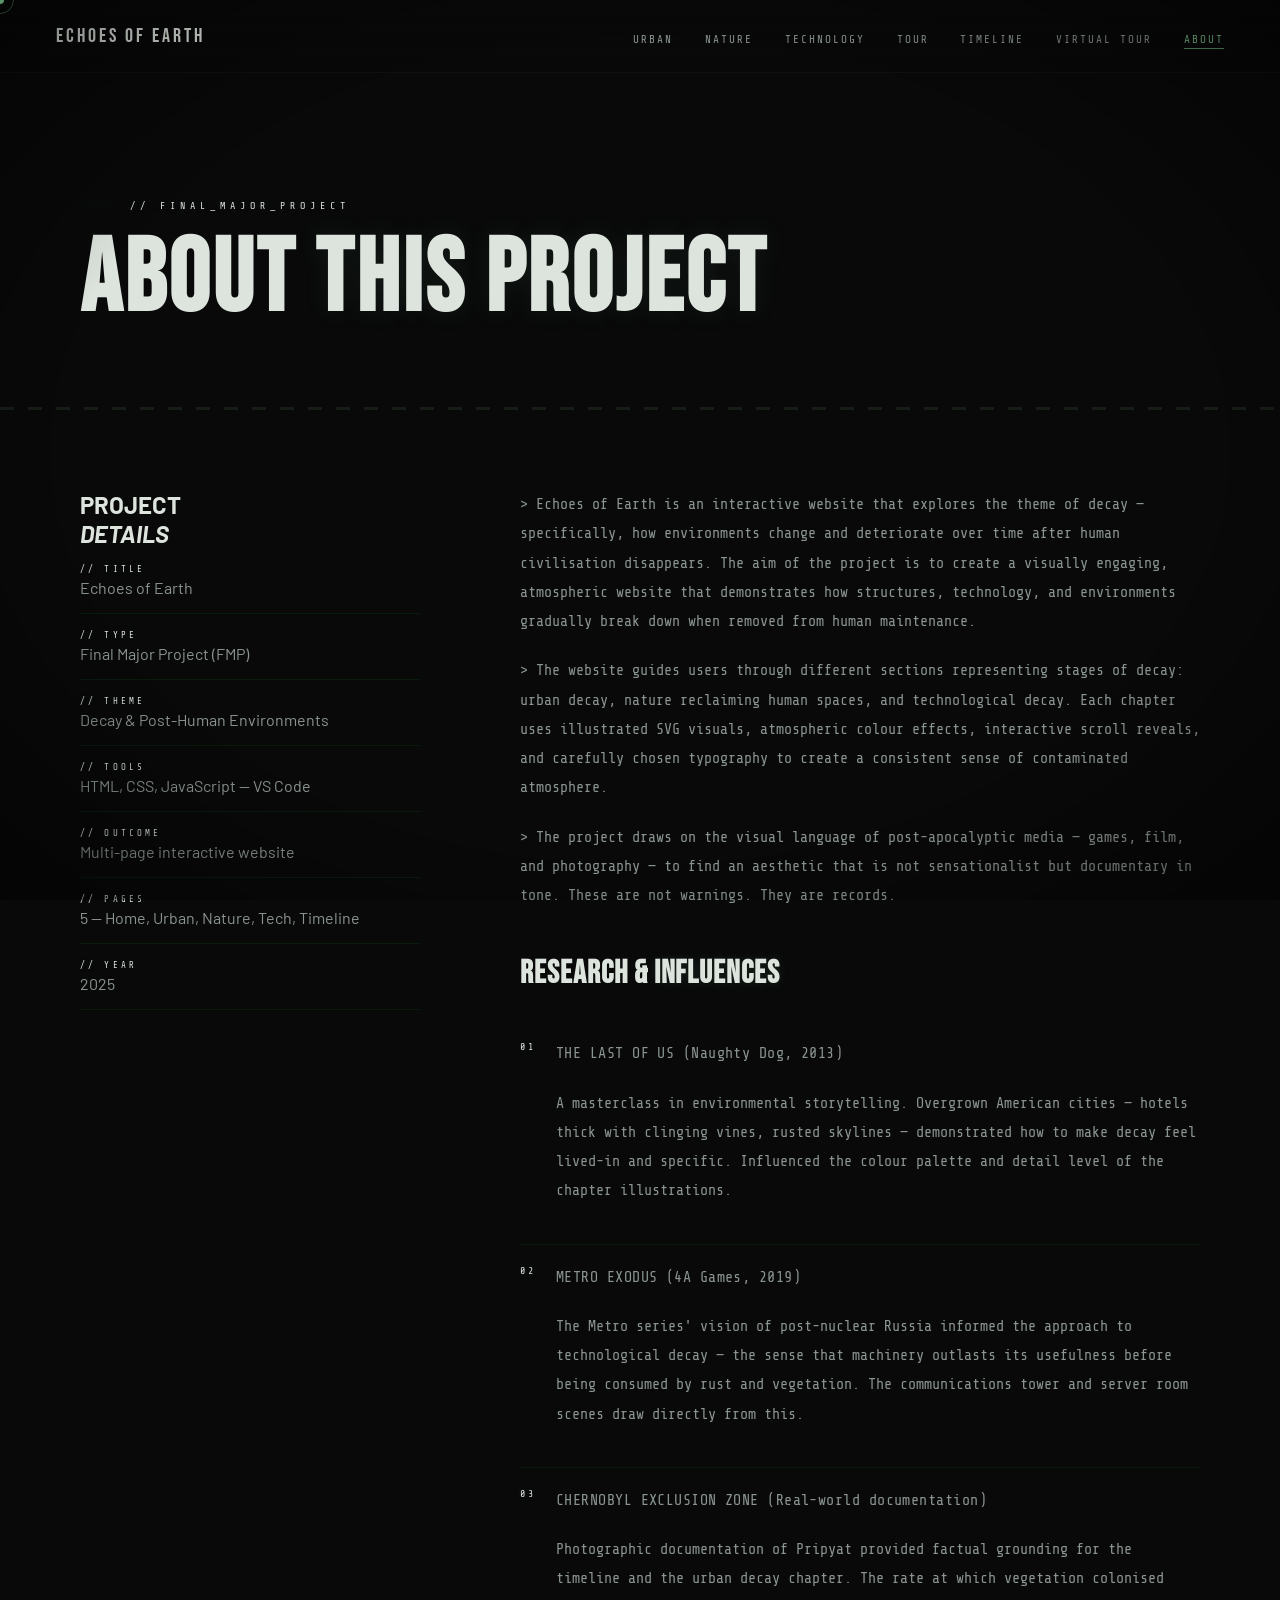
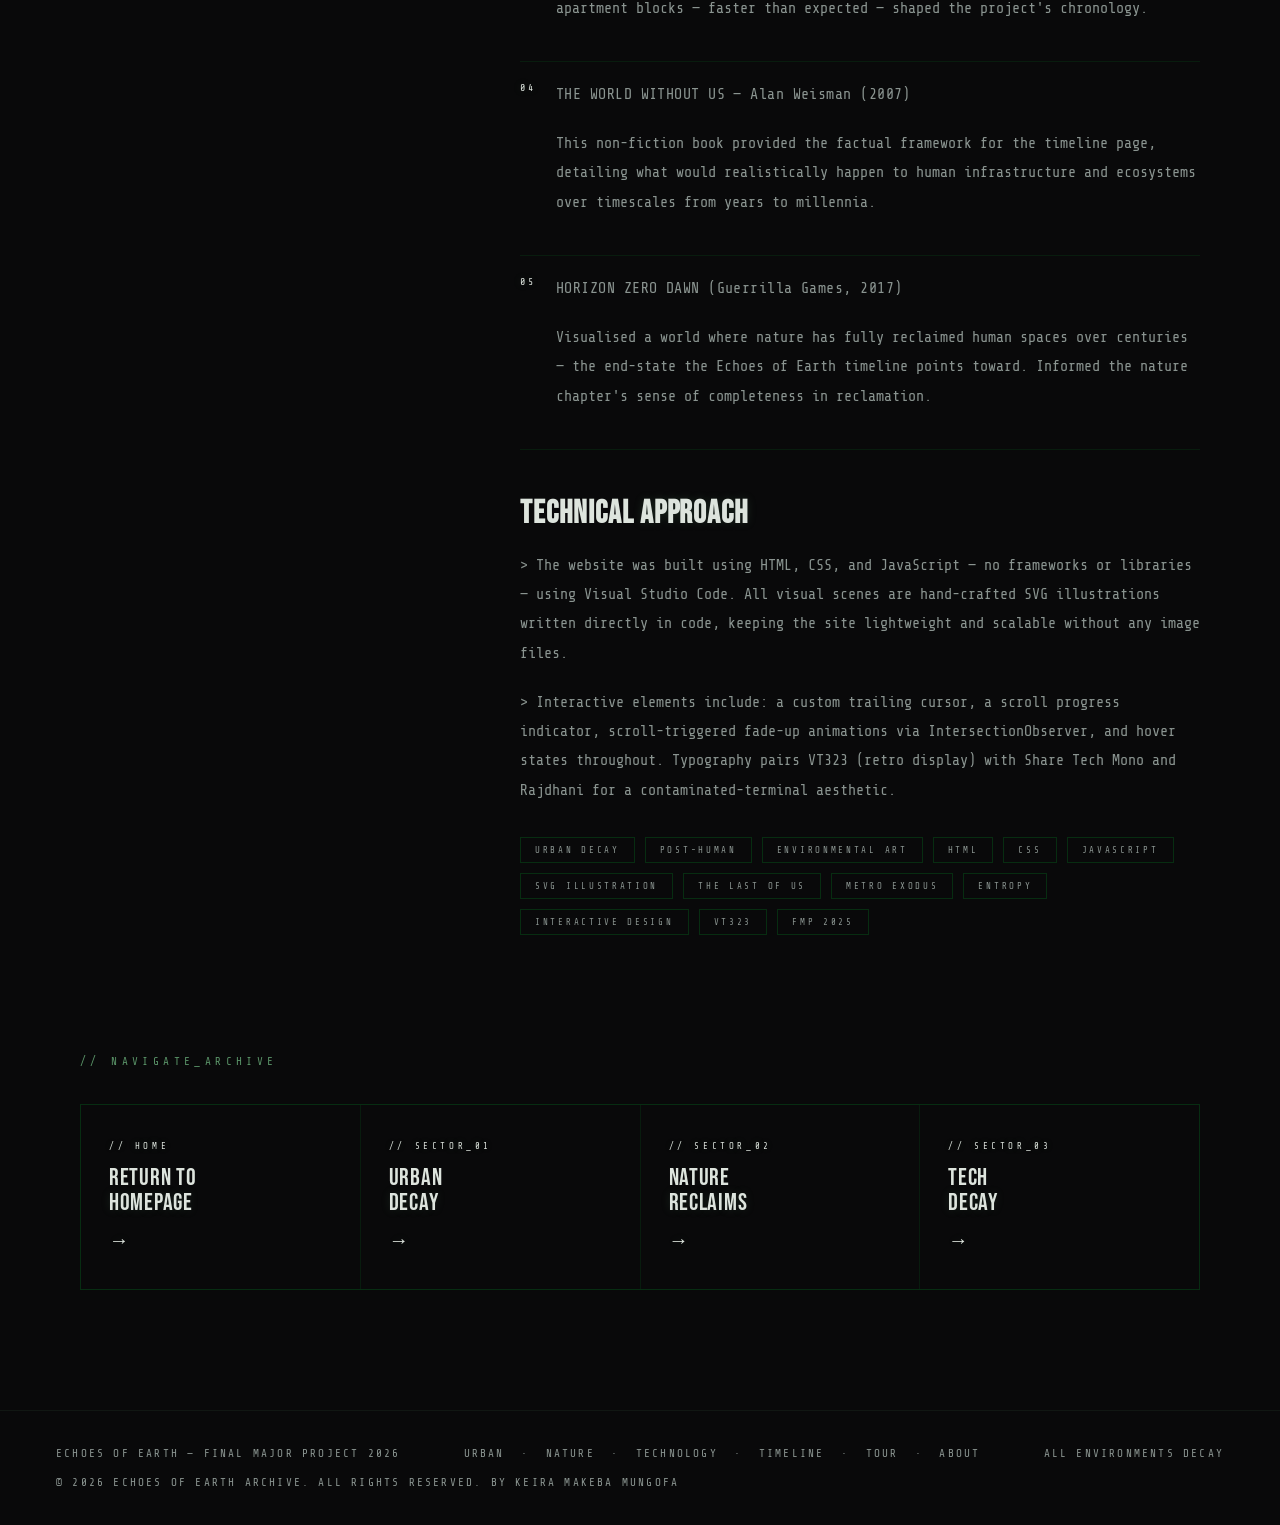
<file: echoes-of-earth/pages/about.html>
<!DOCTYPE html>
<html lang="en">
<head>
  <meta charset="UTF-8"><meta name="viewport" content="width=device-width, initial-scale=1.0">
  <title>About — Echoes of Earth</title>
  <link rel="stylesheet" href="../css/style.css">
 
</head>
<body>
  <div class="progress-bar" id="progressBar"></div>
  <div class="cursor" id="cursor"></div>
  <div class="cursor-ring" id="cursorRing"></div>

  <nav>
    <a href="../index.html" class="nav-logo">Echoes of Earth</a>
    <ul class="nav-links">
      <li><a href="urban.html">Urban</a></li>
      <li><a href="nature.html">Nature</a></li>
      <li><a href="tech.html">Technology</a></li>
      <li><a href="tour.html">Tour</a></li>
      <li><a href="timeline.html">Timeline</a></li>
      <li><a href="tour.html">Virtual Tour</a></li>
      <li><a href="about.html">About</a></li>
    </ul>
  </nav>

  <div class="about-hero">
    <p class="about-hero-label">// final_major_project</p>
    <h1>ABOUT <em>THIS PROJECT</em></h1>
  </div>

  <div class="warning-stripe"></div>

  <div class="about-grid">
    <div class="reveal">
      <h2>PROJECT<br><em>DETAILS</em></h2>
      <ul class="project-details">
        <li><span class="detail-label">// title</span><span class="detail-value">Echoes of Earth</span></li>
        <li><span class="detail-label">// type</span><span class="detail-value">Final Major Project (FMP)</span></li>
        <li><span class="detail-label">// theme</span><span class="detail-value">Decay &amp; Post-Human Environments</span></li>
        <li><span class="detail-label">// tools</span><span class="detail-value">HTML, CSS, JavaScript — VS Code</span></li>
        <li><span class="detail-label">// outcome</span><span class="detail-value">Multi-page interactive website</span></li>
        <li><span class="detail-label">// pages</span><span class="detail-value">5 — Home, Urban, Nature, Tech, Timeline</span></li>
        <li><span class="detail-label">// year</span><span class="detail-value">2025</span></li>
      </ul>
    </div>

    <div class="about-body reveal reveal-delay-1">
      <p>> Echoes of Earth is an interactive website that explores the theme of decay — specifically, how environments change and deteriorate over time after human civilisation disappears. The aim of the project is to create a visually engaging, atmospheric website that demonstrates how structures, technology, and environments gradually break down when removed from human maintenance.</p>
      <p>> The website guides users through different sections representing stages of decay: urban decay, nature reclaiming human spaces, and technological decay. Each chapter uses illustrated SVG visuals, atmospheric colour effects, interactive scroll reveals, and carefully chosen typography to create a consistent sense of contaminated atmosphere.</p>
      <p>> The project draws on the visual language of post-apocalyptic media — games, film, and photography — to find an aesthetic that is not sensationalist but documentary in tone. These are not warnings. They are records.</p>

      <h3>RESEARCH &amp; <em>INFLUENCES</em></h3>
      <ul class="research-list">
        <li>
          <span class="research-num">01</span>
          <div>
            <p class="research-item-title">THE LAST OF US (Naughty Dog, 2013)</p>
            <p class="research-item-desc">A masterclass in environmental storytelling. Overgrown American cities — hotels thick with clinging vines, rusted skylines — demonstrated how to make decay feel lived-in and specific. Influenced the colour palette and detail level of the chapter illustrations.</p>
          </div>
        </li>
        <li>
          <span class="research-num">02</span>
          <div>
            <p class="research-item-title">METRO EXODUS (4A Games, 2019)</p>
            <p class="research-item-desc">The Metro series' vision of post-nuclear Russia informed the approach to technological decay — the sense that machinery outlasts its usefulness before being consumed by rust and vegetation. The communications tower and server room scenes draw directly from this.</p>
          </div>
        </li>
        <li>
          <span class="research-num">03</span>
          <div>
            <p class="research-item-title">CHERNOBYL EXCLUSION ZONE (Real-world documentation)</p>
            <p class="research-item-desc">Photographic documentation of Pripyat provided factual grounding for the timeline and the urban decay chapter. The rate at which vegetation colonised apartment blocks — faster than expected — shaped the project's chronology.</p>
          </div>
        </li>
        <li>
          <span class="research-num">04</span>
          <div>
            <p class="research-item-title">THE WORLD WITHOUT US — Alan Weisman (2007)</p>
            <p class="research-item-desc">This non-fiction book provided the factual framework for the timeline page, detailing what would realistically happen to human infrastructure and ecosystems over timescales from years to millennia.</p>
          </div>
        </li>
        <li>
          <span class="research-num">05</span>
          <div>
            <p class="research-item-title">HORIZON ZERO DAWN (Guerrilla Games, 2017)</p>
            <p class="research-item-desc">Visualised a world where nature has fully reclaimed human spaces over centuries — the end-state the Echoes of Earth timeline points toward. Informed the nature chapter's sense of completeness in reclamation.</p>
          </div>
        </li>
      </ul>

      <h3>TECHNICAL <em>APPROACH</em></h3>
      <p>> The website was built using HTML, CSS, and JavaScript — no frameworks or libraries — using Visual Studio Code. All visual scenes are hand-crafted SVG illustrations written directly in code, keeping the site lightweight and scalable without any image files.</p>
      <p>> Interactive elements include: a custom trailing cursor, a scroll progress indicator, scroll-triggered fade-up animations via IntersectionObserver, and hover states throughout. Typography pairs VT323 (retro display) with Share Tech Mono and Rajdhani for a contaminated-terminal aesthetic.</p>

      <div class="tag-row">
        <span class="tag">Urban Decay</span>
        <span class="tag">Post-Human</span>
        <span class="tag">Environmental Art</span>
        <span class="tag">HTML</span>
        <span class="tag">CSS</span>
        <span class="tag">JavaScript</span>
        <span class="tag">SVG Illustration</span>
        <span class="tag">The Last of Us</span>
        <span class="tag">Metro Exodus</span>
        <span class="tag">Entropy</span>
        <span class="tag">Interactive Design</span>
        <span class="tag">VT323</span>
        <span class="tag">FMP 2025</span>
      </div>
    </div>
  </div>

  <div class="chapters-nav reveal">
    <span class="section-label">// navigate_archive</span>
    <div class="chapters-nav-grid">
      <a href="../index.html" class="chapter-nav-item">
        <span class="cni-num">// home</span>
        <p class="cni-title">RETURN TO<br><em>HOMEPAGE</em></p>
        <span class="cni-arrow">→</span>
      </a>
      <a href="urban.html" class="chapter-nav-item">
        <span class="cni-num">// sector_01</span>
        <p class="cni-title">URBAN<br><em>DECAY</em></p>
        <span class="cni-arrow">→</span>
      </a>
      <a href="nature.html" class="chapter-nav-item">
        <span class="cni-num">// sector_02</span>
        <p class="cni-title">NATURE<br><em>RECLAIMS</em></p>
        <span class="cni-arrow">→</span>
      </a>
      <a href="tech.html" class="chapter-nav-item">
        <span class="cni-num">// sector_03</span>
        <p class="cni-title">TECH<br><em>DECAY</em></p>
        <span class="cni-arrow">→</span>
      </a>
    </div>
  </div>

 <footer>
    <p>Echoes of Earth — Final Major Project 2026</p>
    <p><a href="pages/urban.html">Urban</a> &nbsp;·&nbsp; <a href="pages/nature.html">Nature</a> &nbsp;·&nbsp; <a href="pages/tech.html">Technology</a> &nbsp;·&nbsp; <a href="pages/timeline.html">Timeline</a> &nbsp;·&nbsp; <a href="pages/tour.html">Tour</a> &nbsp;·&nbsp; <a href="pages/about.html">About</a></p>
    <p>All environments decay</p>
    <p>&copy; 2026 Echoes of Earth Archive. All rights reserved. By Keira Makeba Mungofa</p>
  </footer>
  <script src="../js/main.js"></script>
</body>
</html>
</file>
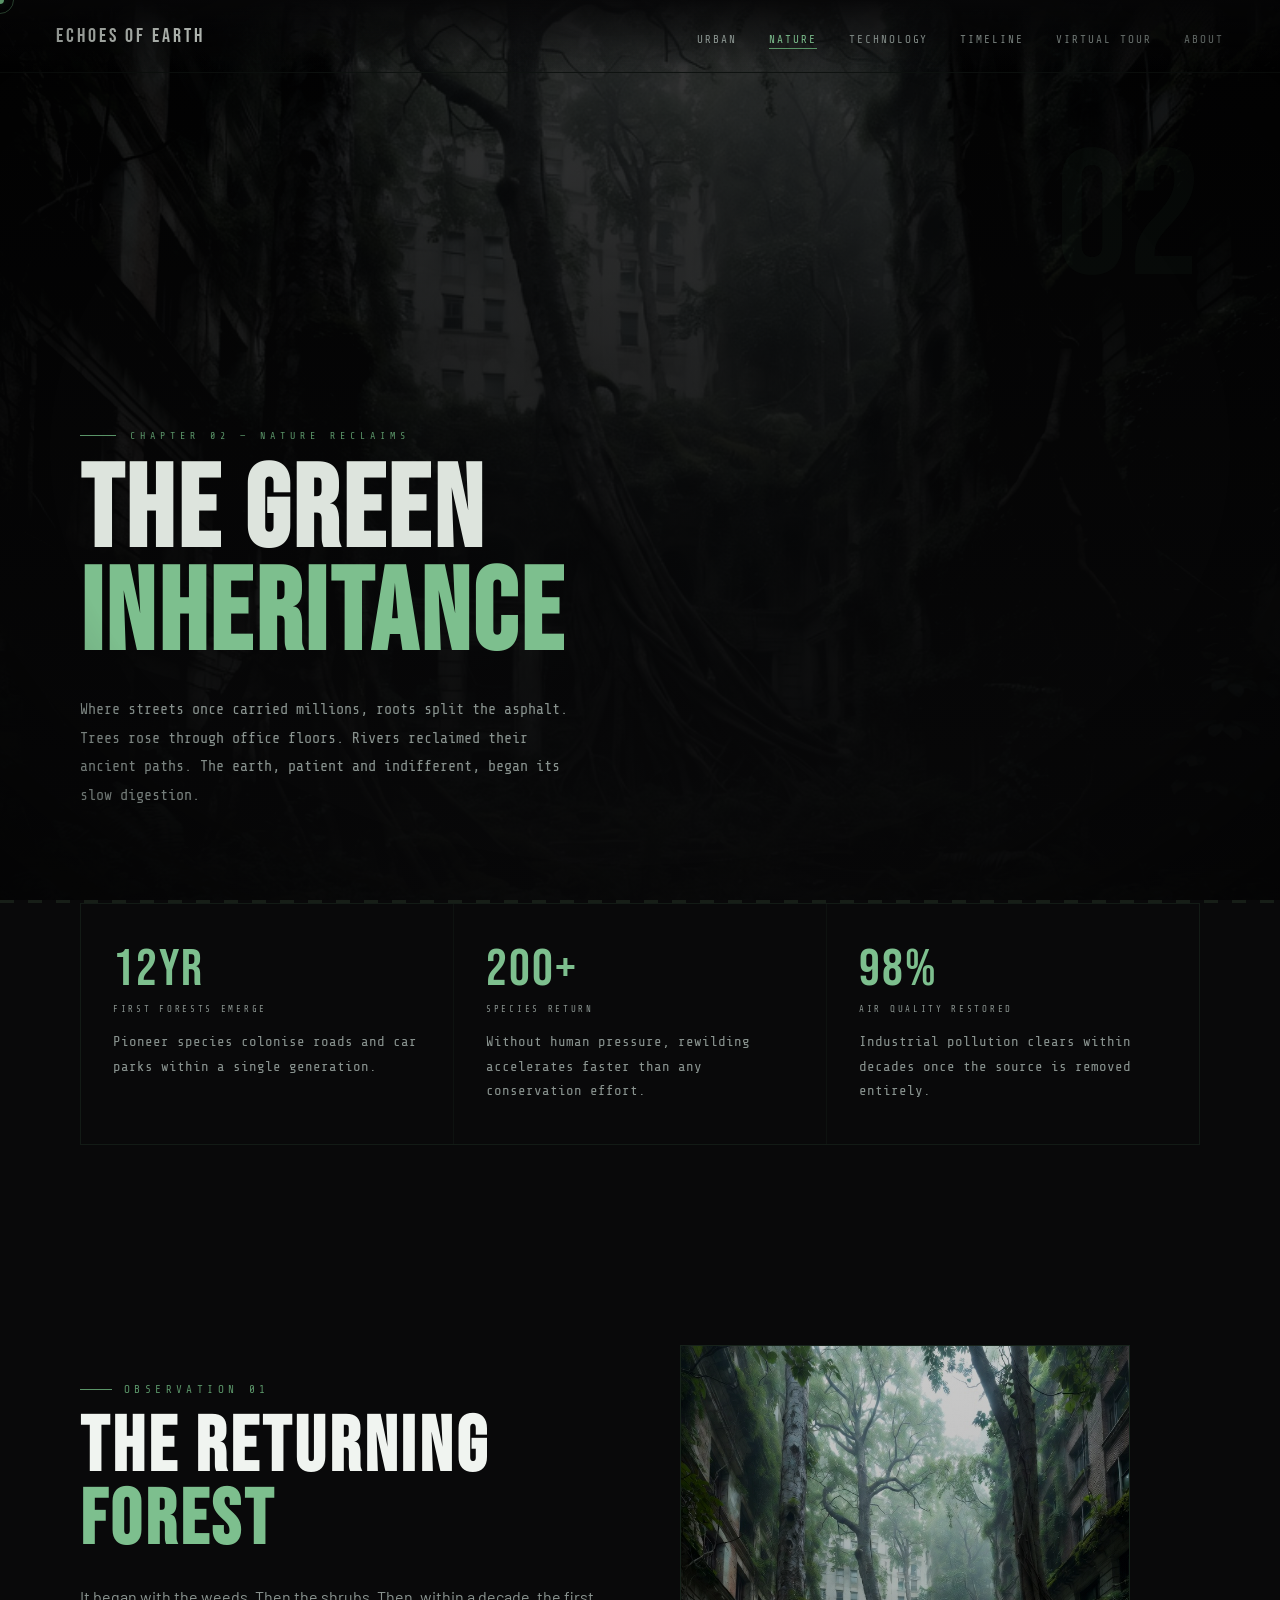
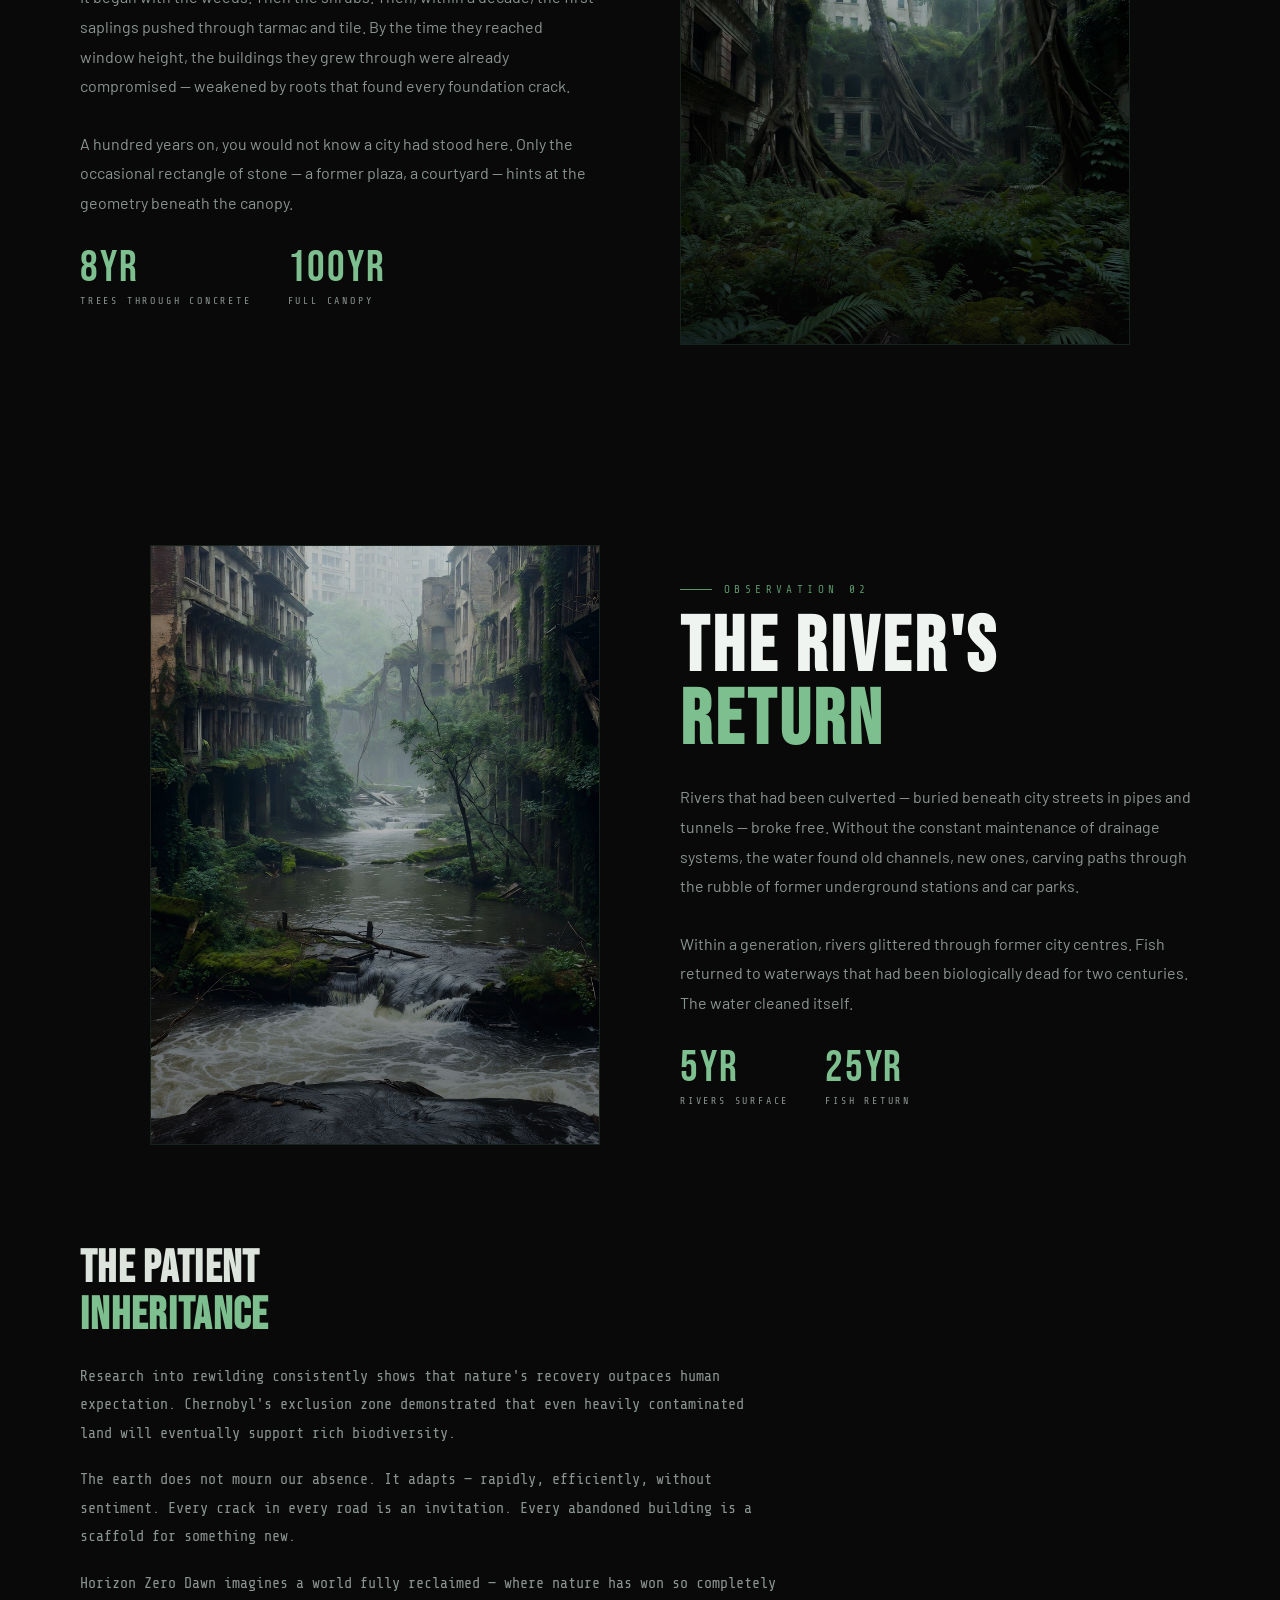
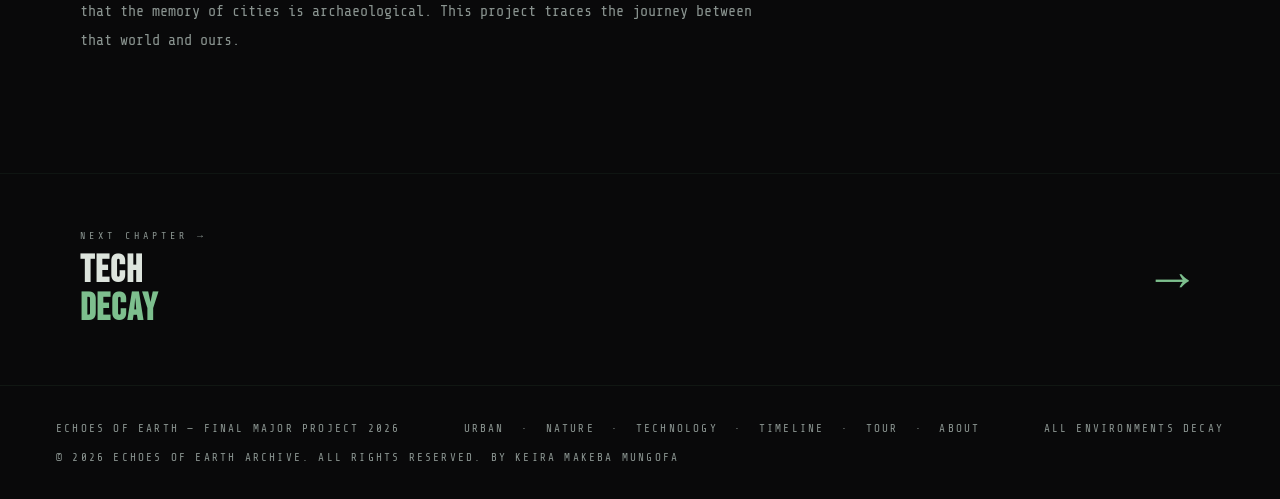
<file: echoes-of-earth/pages/nature.html>
<!DOCTYPE html>
<html lang="en">
<head>
  <meta charset="UTF-8"><meta name="viewport" content="width=device-width, initial-scale=1.0">
  <title>Nature Reclaims — Echoes of Earth</title>
  <link rel="stylesheet" href="../css/style.css">

</head>
<body>
  <div class="progress-bar" id="progressBar"></div>
  <div class="cursor" id="cursor"></div>
  <div class="cursor-ring" id="cursorRing"></div>
  <nav>
    <a href="../index.html" class="nav-logo">Echoes of Earth</a>
    <ul class="nav-links">
      <li><a href="urban.html">Urban</a></li><li><a href="nature.html">Nature</a></li>
      <li><a href="tech.html">Technology</a></li><li><a href="timeline.html">Timeline</a></li>
      <li><a href="tour.html">Virtual Tour</a></li><li><a href="about.html">About</a></li>
    </ul>
  </nav>

  <section class="page-hero">
    <div class="page-hero-img">
      <img src="../images/nature-1.jpg" alt="Nature reclaiming ruins">
      <div class="page-hero-img-overlay"></div>
    </div>
    <div class="page-hero-num">02</div>
    <div class="page-hero-content">
      <p class="page-hero-label">Chapter 02 — Nature Reclaims</p>
      <h1 class="page-hero-title">The Green<br><em>Inheritance</em></h1>
      <p class="page-hero-sub">Where streets once carried millions, roots split the asphalt. Trees rose through office floors. Rivers reclaimed their ancient paths. The earth, patient and indifferent, began its slow digestion.</p>
    </div>
  </section>

  <div class="warning-stripe"></div>

  <div class="stats-strip reveal">
    <div class="stat-cell"><span class="stat-num">12yr</span><span class="stat-label">First forests emerge</span><p>Pioneer species colonise roads and car parks within a single generation.</p></div>
    <div class="stat-cell"><span class="stat-num">200+</span><span class="stat-label">Species return</span><p>Without human pressure, rewilding accelerates faster than any conservation effort.</p></div>
    <div class="stat-cell"><span class="stat-num">98%</span><span class="stat-label">Air quality restored</span><p>Industrial pollution clears within decades once the source is removed entirely.</p></div>
  </div>

  <div class="scene-section reveal">
    <div>
      <p class="chapter-num">Observation 01</p>
      <h2 class="chapter-title">The Returning<br><em>Forest</em></h2>
      <p class="chapter-body">It began with the weeds. Then the shrubs. Then, within a decade, the first saplings pushed through tarmac and tile. By the time they reached window height, the buildings they grew through were already compromised — weakened by roots that found every foundation crack.</p>
      <p class="chapter-body">A hundred years on, you would not know a city had stood here. Only the occasional rectangle of stone — a former plaza, a courtyard — hints at the geometry beneath the canopy.</p>
      <div class="chapter-stat">
        <div class="stat-item"><span class="stat-num">8yr</span><span class="stat-label">Trees through concrete</span></div>
        <div class="stat-item"><span class="stat-num">100yr</span><span class="stat-label">Full canopy</span></div>
      </div>
    </div>
    <div class="scene-visual">
      <div class="visual-frame">
        <div class="visual-corner tl"></div><div class="visual-corner tr"></div>
        <div class="visual-corner bl"></div><div class="visual-corner br"></div>
        <img src="../images/nature-1.jpg" alt="Forest growing through ruins" class="scene-img">
        <div class="img-overlay"></div>
      </div>
    </div>
  </div>

  <div class="scene-section reverse reveal">
    <div>
      <p class="chapter-num">Observation 02</p>
      <h2 class="chapter-title">The River's<br><em>Return</em></h2>
      <p class="chapter-body">Rivers that had been culverted — buried beneath city streets in pipes and tunnels — broke free. Without the constant maintenance of drainage systems, the water found old channels, new ones, carving paths through the rubble of former underground stations and car parks.</p>
      <p class="chapter-body">Within a generation, rivers glittered through former city centres. Fish returned to waterways that had been biologically dead for two centuries. The water cleaned itself.</p>
      <div class="chapter-stat">
        <div class="stat-item"><span class="stat-num">5yr</span><span class="stat-label">Rivers surface</span></div>
        <div class="stat-item"><span class="stat-num">25yr</span><span class="stat-label">Fish return</span></div>
      </div>
    </div>
    <div class="scene-visual">
      <div class="visual-frame">
        <div class="visual-corner tl"></div><div class="visual-corner tr"></div>
        <div class="visual-corner bl"></div><div class="visual-corner br"></div>
        <img src="../images/nature-2.jpg" alt="River returning through ruins" class="scene-img">
        <div class="img-overlay"></div>
      </div>
    </div>
  </div>

  <div class="content-block reveal">
    <h2>The Patient<br><em>Inheritance</em></h2>
    <p>Research into rewilding consistently shows that nature's recovery outpaces human expectation. Chernobyl's exclusion zone demonstrated that even heavily contaminated land will eventually support rich biodiversity.</p>
    <p>The earth does not mourn our absence. It adapts — rapidly, efficiently, without sentiment. Every crack in every road is an invitation. Every abandoned building is a scaffold for something new.</p>
    <p>Horizon Zero Dawn imagines a world fully reclaimed — where nature has won so completely that the memory of cities is archaeological. This project traces the journey between that world and ours.</p>
  </div>

  <a href="tech.html" class="next-chapter">
    <div><p class="next-label">Next Chapter →</p><h3 class="next-title">Tech<br><em>Decay</em></h3></div>
    <span class="next-arrow">→</span>
  </a>

 <footer>
    <p>Echoes of Earth — Final Major Project 2026</p>
    <p><a href="pages/urban.html">Urban</a> &nbsp;·&nbsp; <a href="pages/nature.html">Nature</a> &nbsp;·&nbsp; <a href="pages/tech.html">Technology</a> &nbsp;·&nbsp; <a href="pages/timeline.html">Timeline</a> &nbsp;·&nbsp; <a href="pages/tour.html">Tour</a> &nbsp;·&nbsp; <a href="pages/about.html">About</a></p>
    <p>All environments decay</p>
    <p>&copy; 2026 Echoes of Earth Archive. All rights reserved. By Keira Makeba Mungofa</p>
  </footer>
  <script src="../js/main.js"></script>
</body>
</html>
</file>
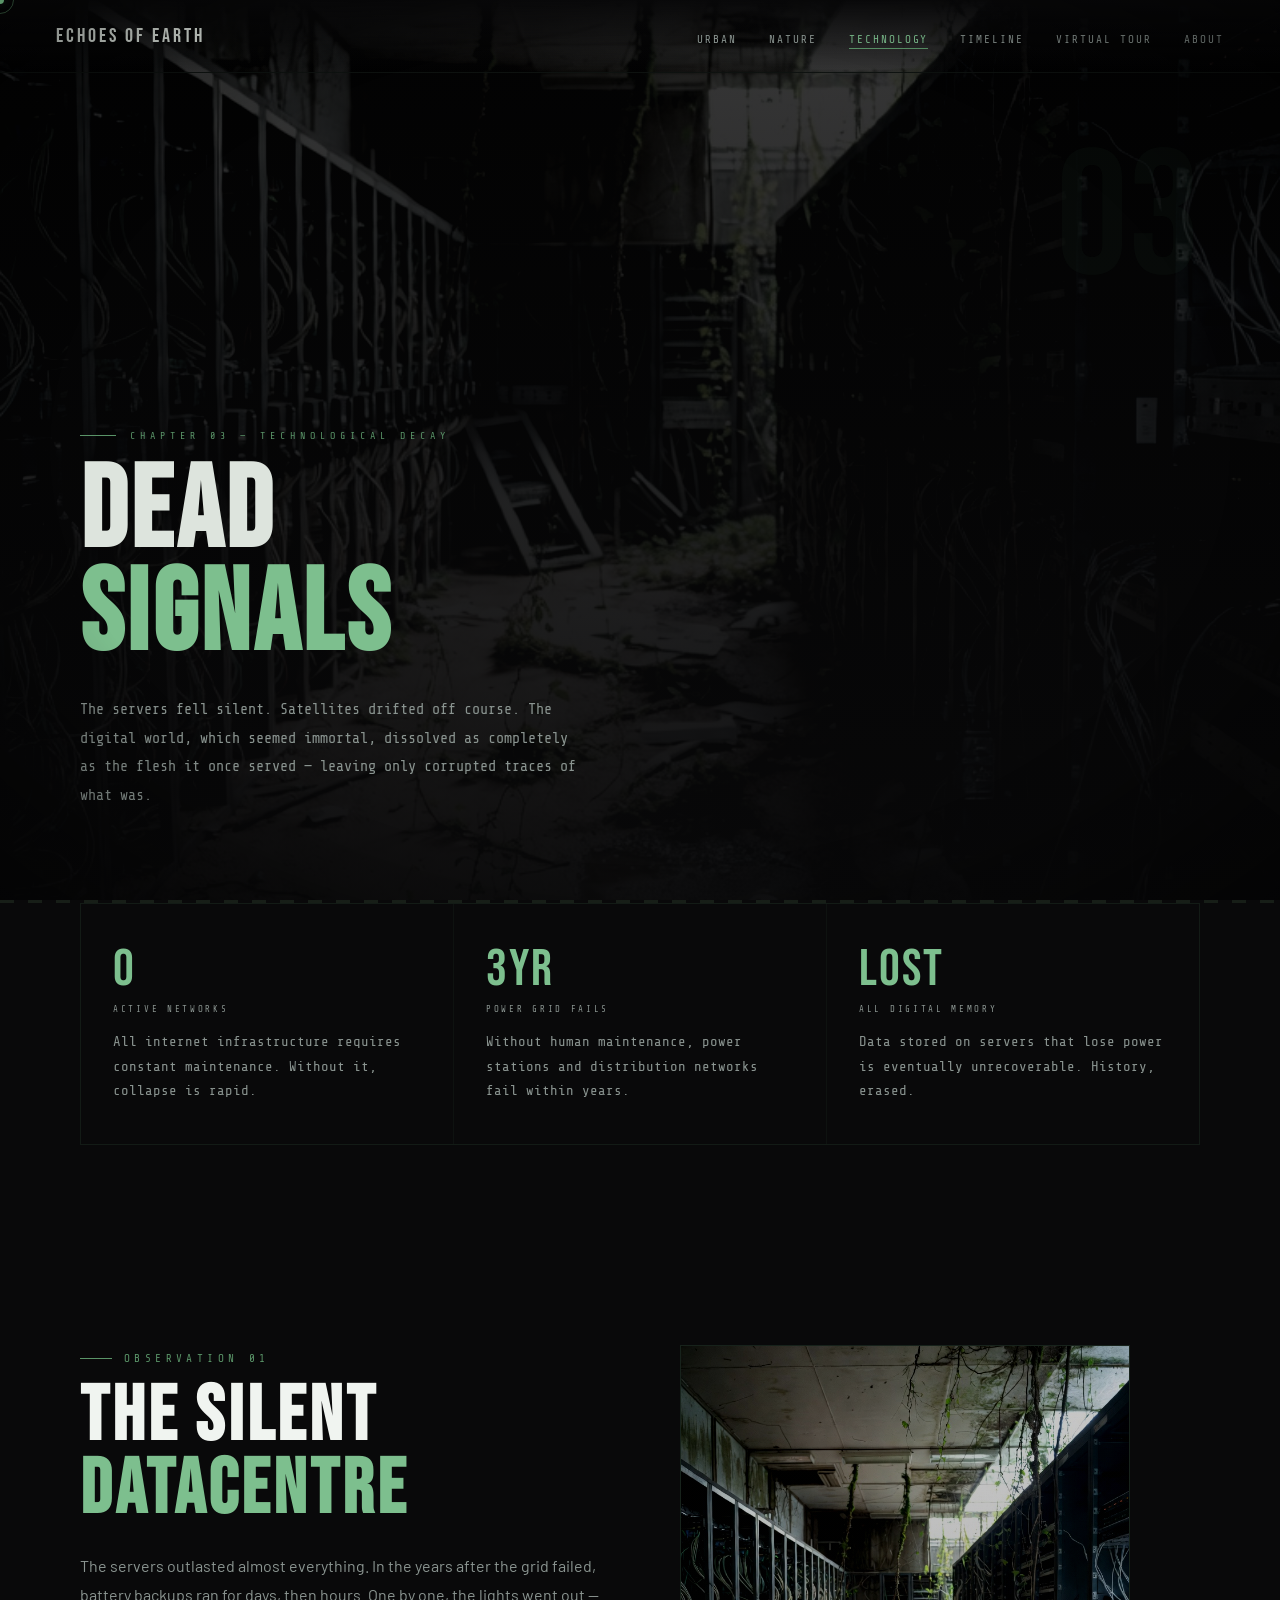
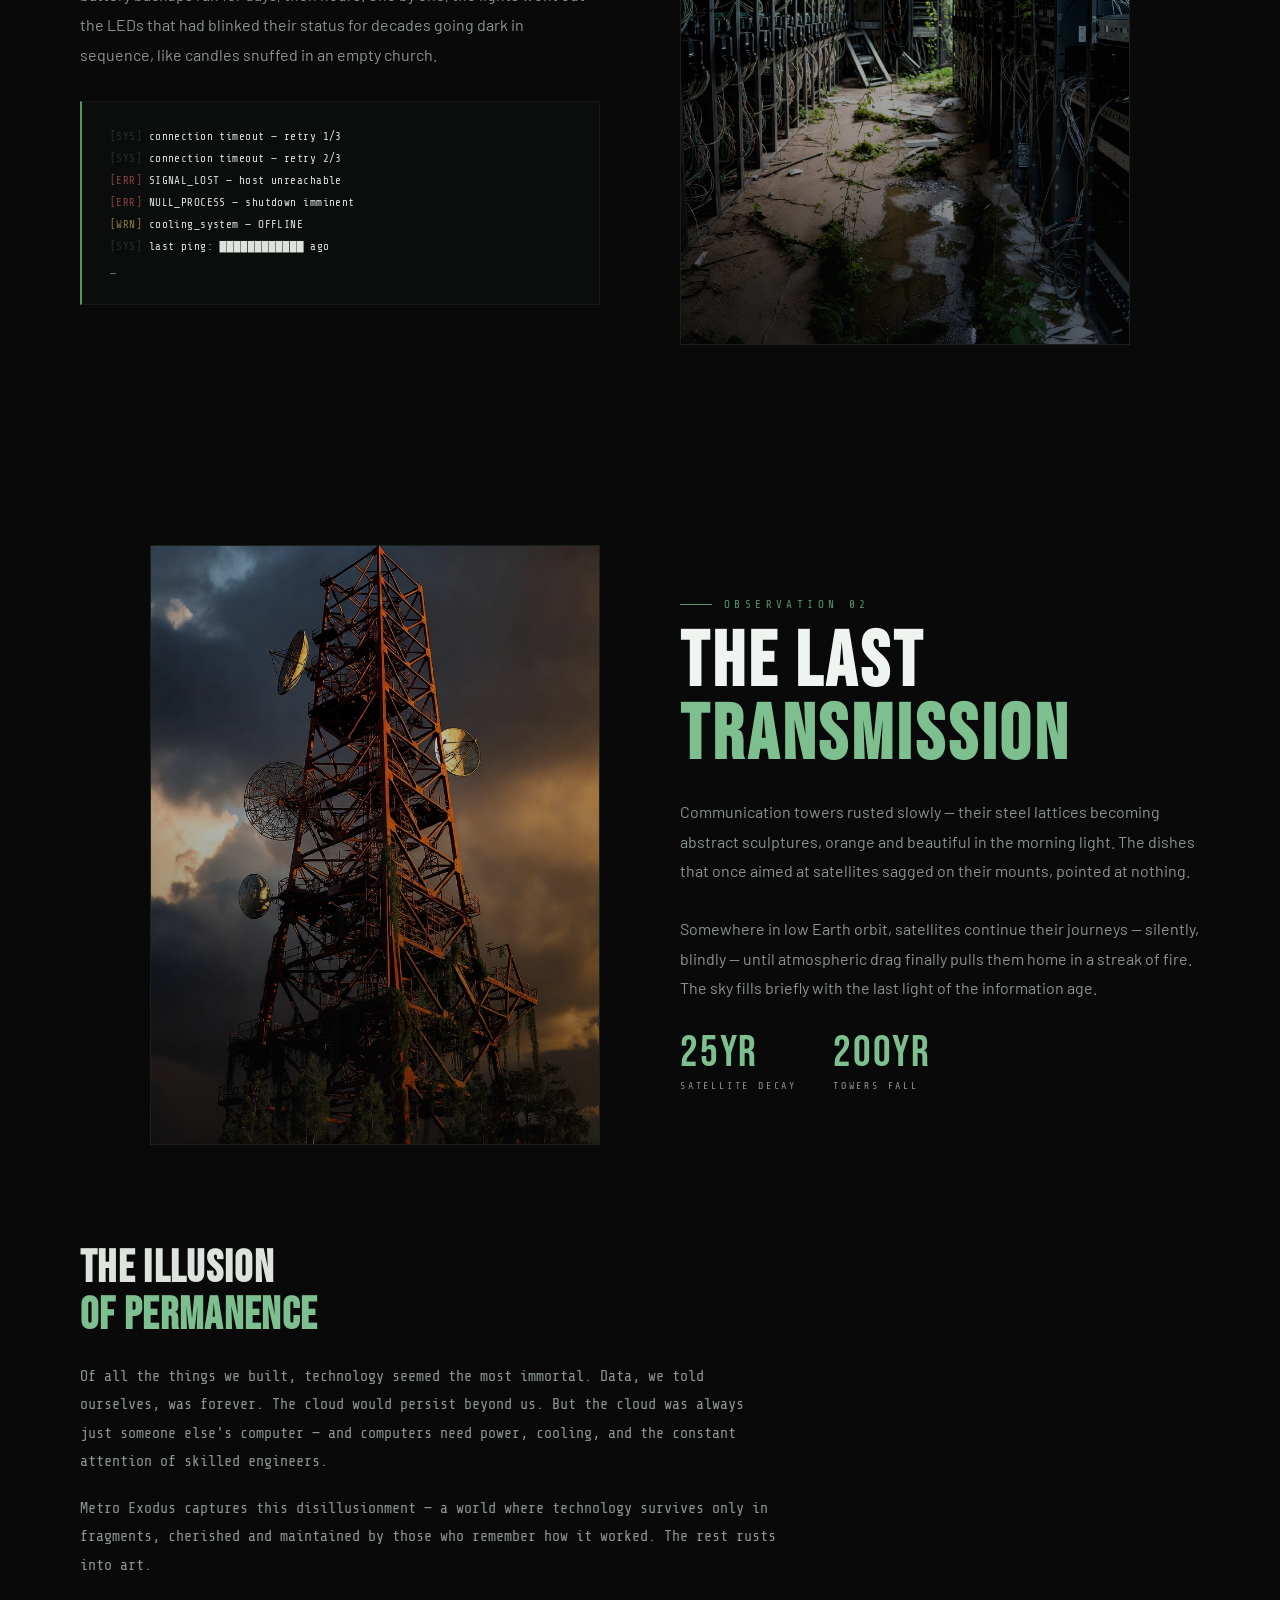
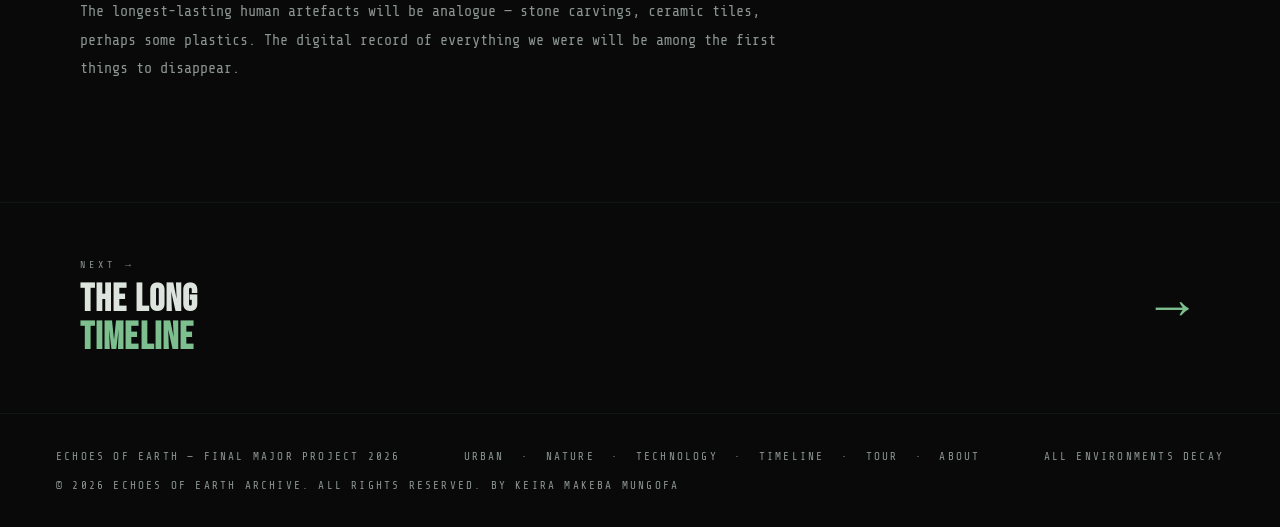
<file: echoes-of-earth/pages/tech.html>
<!DOCTYPE html>
<html lang="en">
<head>
  <meta charset="UTF-8"><meta name="viewport" content="width=device-width, initial-scale=1.0">
  <title>Tech Decay — Echoes of Earth</title>
  <link rel="stylesheet" href="../css/style.css">
 
</head>
<body>
  <div class="progress-bar" id="progressBar"></div>
  <div class="cursor" id="cursor"></div>
  <div class="cursor-ring" id="cursorRing"></div>
  <nav>
    <a href="../index.html" class="nav-logo">Echoes of Earth</a>
    <ul class="nav-links">
      <li><a href="urban.html">Urban</a></li><li><a href="nature.html">Nature</a></li>
      <li><a href="tech.html">Technology</a></li><li><a href="timeline.html">Timeline</a></li>
      <li><a href="tour.html">Virtual Tour</a></li><li><a href="about.html">About</a></li>
    </ul>
  </nav>

  <section class="page-hero">
    <div class="page-hero-img">
      <img src="../images/tech-1.jpg" alt="Decayed technology">
      <div class="page-hero-img-overlay"></div>
    </div>
    <div class="page-hero-num">03</div>
    <div class="page-hero-content">
      <p class="page-hero-label">Chapter 03 — Technological Decay</p>
      <h1 class="page-hero-title">Dead<br><em>Signals</em></h1>
      <p class="page-hero-sub">The servers fell silent. Satellites drifted off course. The digital world, which seemed immortal, dissolved as completely as the flesh it once served — leaving only corrupted traces of what was.</p>
    </div>
  </section>

  <div class="warning-stripe"></div>

  <div class="stats-strip reveal">
    <div class="stat-cell"><span class="stat-num">0</span><span class="stat-label">Active networks</span><p>All internet infrastructure requires constant maintenance. Without it, collapse is rapid.</p></div>
    <div class="stat-cell"><span class="stat-num">3yr</span><span class="stat-label">Power grid fails</span><p>Without human maintenance, power stations and distribution networks fail within years.</p></div>
    <div class="stat-cell"><span class="stat-num">Lost</span><span class="stat-label">All digital memory</span><p>Data stored on servers that lose power is eventually unrecoverable. History, erased.</p></div>
  </div>

  <div class="scene-section reveal">
    <div>
      <p class="chapter-num">Observation 01</p>
      <h2 class="chapter-title">The Silent<br><em>Datacentre</em></h2>
      <p class="chapter-body">The servers outlasted almost everything. In the years after the grid failed, battery backups ran for days, then hours. One by one, the lights went out — the LEDs that had blinked their status for decades going dark in sequence, like candles snuffed in an empty church.</p>
      <div class="terminal-block">
        <p><span class="t-dim">[SYS]</span> connection timeout — retry 1/3</p>
        <p><span class="t-dim">[SYS]</span> connection timeout — retry 2/3</p>
        <p><span class="t-err">[ERR]</span> SIGNAL_LOST — host unreachable</p>
        <p><span class="t-err">[ERR]</span> NULL_PROCESS — shutdown imminent</p>
        <p><span class="t-warn">[WRN]</span> cooling_system — OFFLINE</p>
        <p><span class="t-dim">[SYS]</span> last ping: ████████████ ago</p>
        <p><span class="t-green">_</span></p>
      </div>
    </div>
    <div class="scene-visual">
      <div class="visual-frame">
        <div class="visual-corner tl"></div><div class="visual-corner tr"></div>
        <div class="visual-corner bl"></div><div class="visual-corner br"></div>
        <img src="../images/tech-1.jpg" alt="Abandoned server room" class="scene-img">
        <div class="img-overlay"></div>
      </div>
    </div>
  </div>

  <div class="scene-section reverse reveal">
    <div>
      <p class="chapter-num">Observation 02</p>
      <h2 class="chapter-title">The Last<br><em>Transmission</em></h2>
      <p class="chapter-body">Communication towers rusted slowly — their steel lattices becoming abstract sculptures, orange and beautiful in the morning light. The dishes that once aimed at satellites sagged on their mounts, pointed at nothing.</p>
      <p class="chapter-body">Somewhere in low Earth orbit, satellites continue their journeys — silently, blindly — until atmospheric drag finally pulls them home in a streak of fire. The sky fills briefly with the last light of the information age.</p>
      <div class="chapter-stat">
        <div class="stat-item"><span class="stat-num">25yr</span><span class="stat-label">Satellite decay</span></div>
        <div class="stat-item"><span class="stat-num">200yr</span><span class="stat-label">Towers fall</span></div>
      </div>
    </div>
    <div class="scene-visual">
      <div class="visual-frame">
        <div class="visual-corner tl"></div><div class="visual-corner tr"></div>
        <div class="visual-corner bl"></div><div class="visual-corner br"></div>
        <img src="../images/tech-2.jpg" alt="Rusted communications tower" class="scene-img">
        <div class="img-overlay"></div>
      </div>
    </div>
  </div>

  <div class="content-block reveal">
    <h2>The Illusion<br><em>of Permanence</em></h2>
    <p>Of all the things we built, technology seemed the most immortal. Data, we told ourselves, was forever. The cloud would persist beyond us. But the cloud was always just someone else's computer — and computers need power, cooling, and the constant attention of skilled engineers.</p>
    <p>Metro Exodus captures this disillusionment — a world where technology survives only in fragments, cherished and maintained by those who remember how it worked. The rest rusts into art.</p>
    <p>The longest-lasting human artefacts will be analogue — stone carvings, ceramic tiles, perhaps some plastics. The digital record of everything we were will be among the first things to disappear.</p>
  </div>

  <a href="timeline.html" class="next-chapter">
    <div><p class="next-label">Next →</p><h3 class="next-title">The Long<br><em>Timeline</em></h3></div>
    <span class="next-arrow">→</span>
  </a>

 <footer>
    <p>Echoes of Earth — Final Major Project 2026</p>
    <p><a href="pages/urban.html">Urban</a> &nbsp;·&nbsp; <a href="pages/nature.html">Nature</a> &nbsp;·&nbsp; <a href="pages/tech.html">Technology</a> &nbsp;·&nbsp; <a href="pages/timeline.html">Timeline</a> &nbsp;·&nbsp; <a href="pages/tour.html">Tour</a> &nbsp;·&nbsp; <a href="pages/about.html">About</a></p>
    <p>All environments decay</p>
    <p>&copy; 2026 Echoes of Earth Archive. All rights reserved. By Keira Makeba Mungofa</p>
  </footer>
  <script src="../js/main.js"></script>
</body>
</html>
</file>
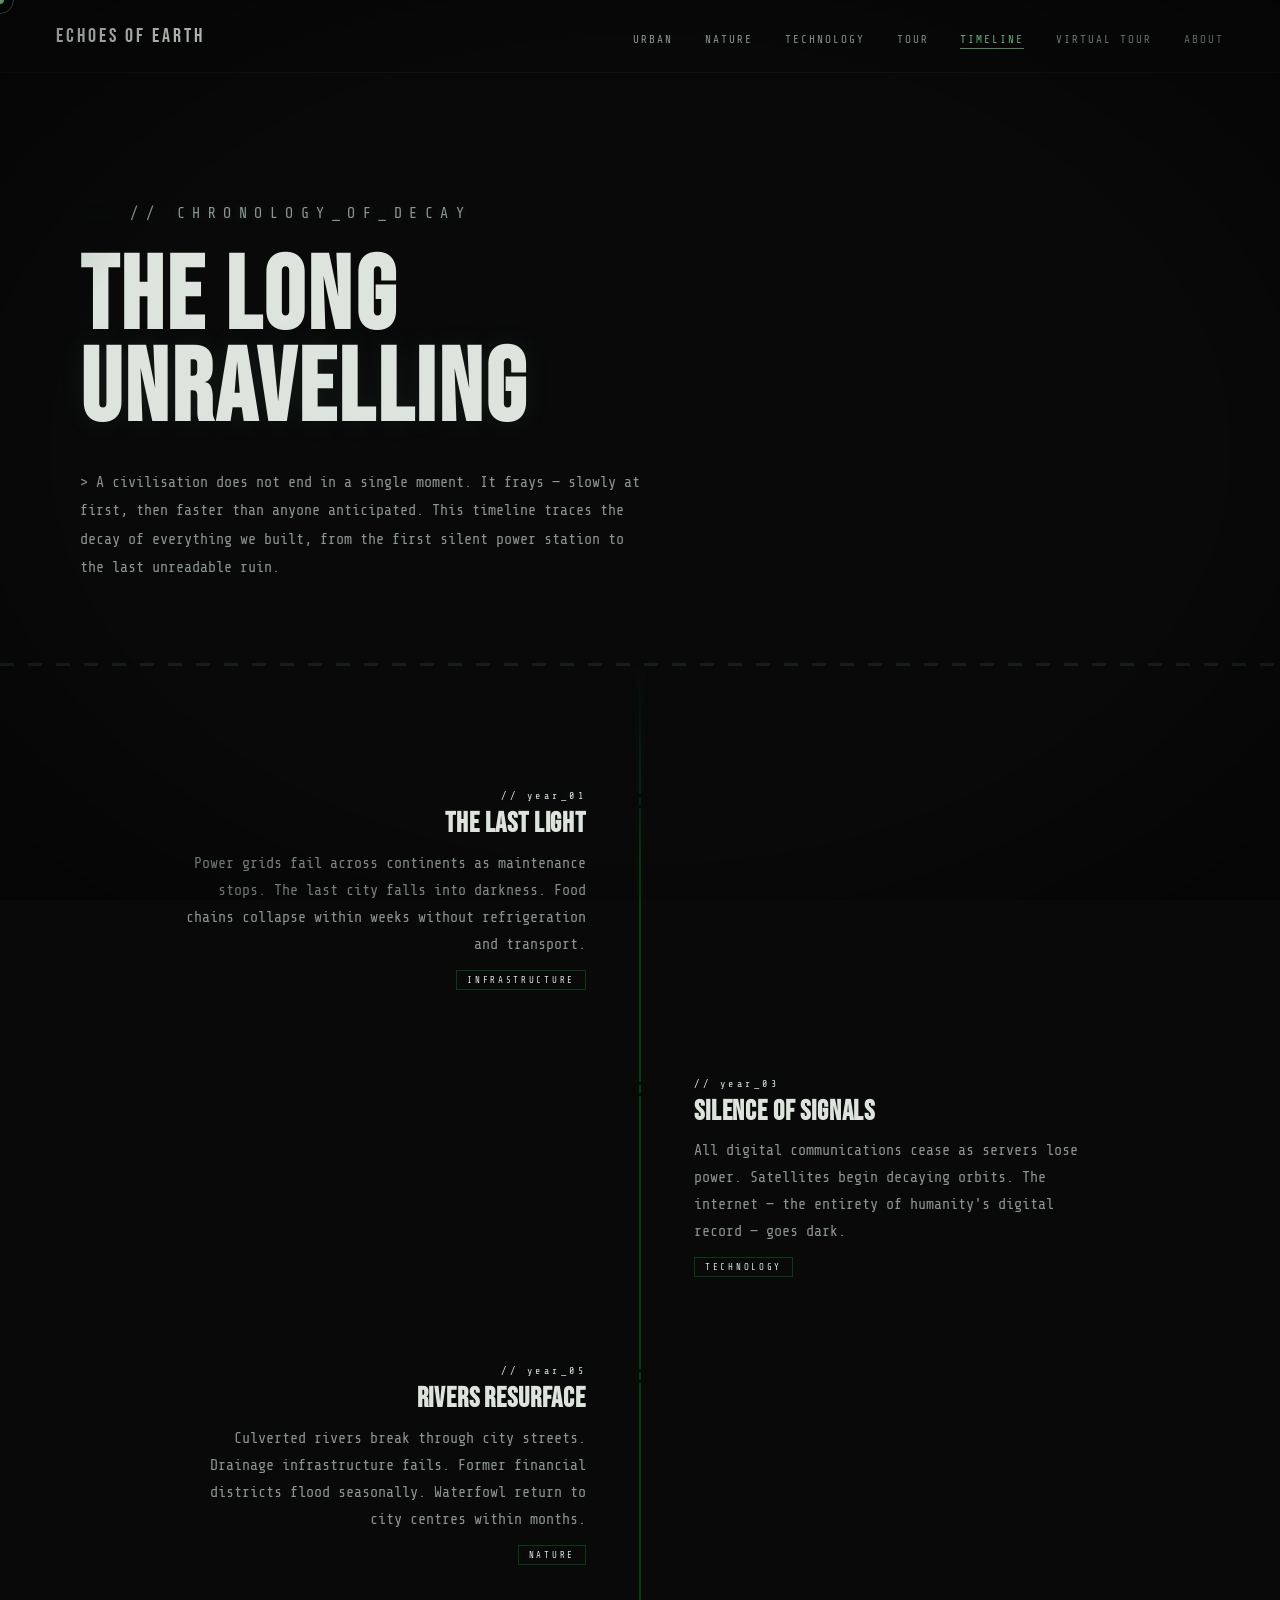
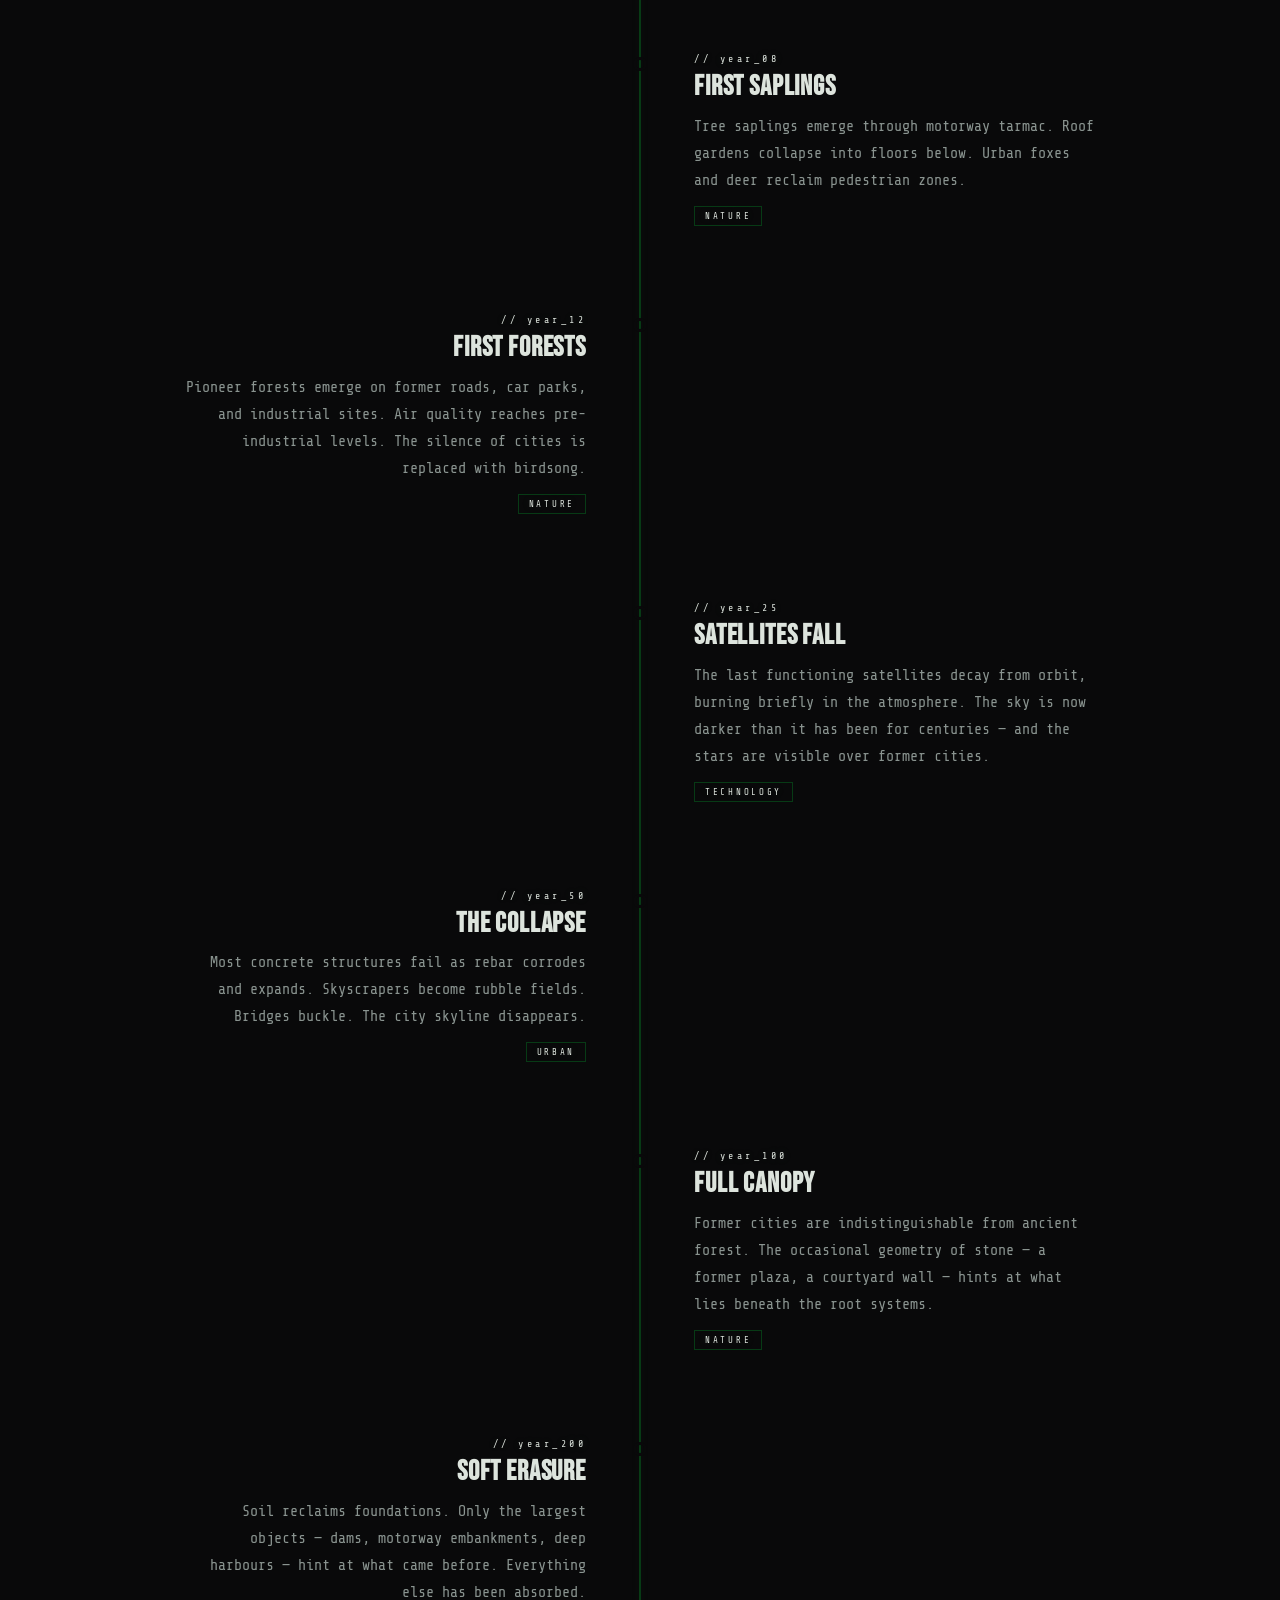
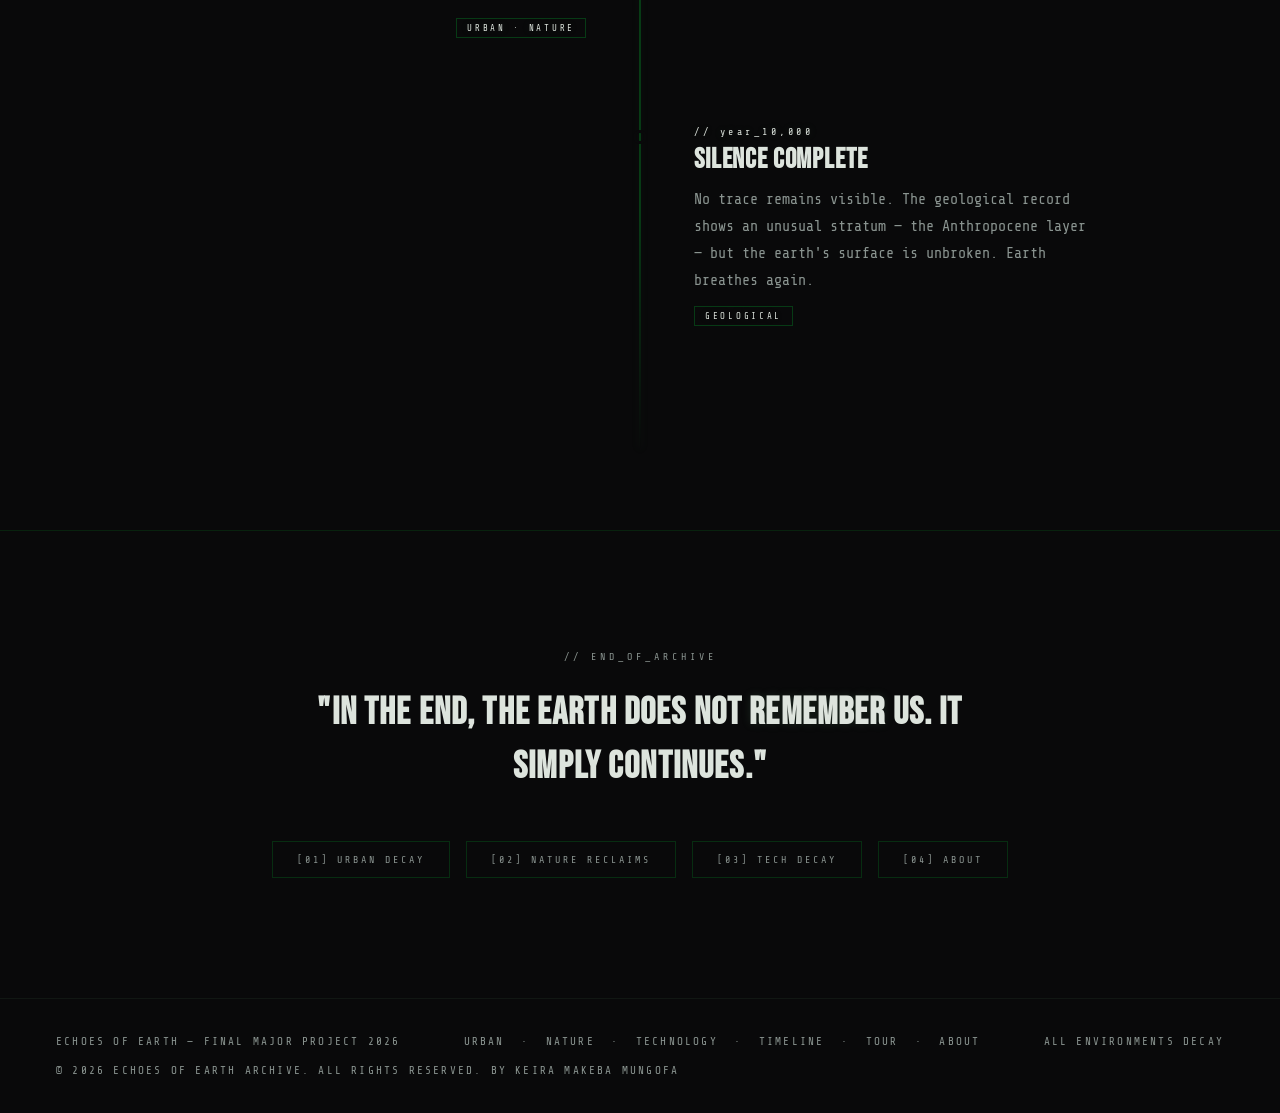
<file: echoes-of-earth/pages/timeline.html>
<!DOCTYPE html>
<html lang="en">
<head>
  <meta charset="UTF-8"><meta name="viewport" content="width=device-width, initial-scale=1.0">
  <title>Timeline — Echoes of Earth</title>
  <link rel="stylesheet" href="../css/style.css">
 
</head>
<body>
  <div class="progress-bar" id="progressBar"></div>
  <div class="cursor" id="cursor"></div>
  <div class="cursor-ring" id="cursorRing"></div>

  <nav>
    <a href="../index.html" class="nav-logo">Echoes of Earth</a>
    <ul class="nav-links">
      <li><a href="urban.html">Urban</a></li>
      <li><a href="nature.html">Nature</a></li>
      <li><a href="tech.html">Technology</a></li>
      <li><a href="tour.html">Tour</a></li>
      <li><a href="timeline.html">Timeline</a></li>
      <li><a href="tour.html">Virtual Tour</a></li>
      <li><a href="about.html">About</a></li>
    </ul>
  </nav>

  <div class="page-intro">
    <p class="page-intro-label">// chronology_of_decay</p>
    <h1>THE LONG<br><em>UNRAVELLING</em></h1>
    <p>> A civilisation does not end in a single moment. It frays — slowly at first, then faster than anyone anticipated. This timeline traces the decay of everything we built, from the first silent power station to the last unreadable ruin.</p>
  </div>

  <div class="warning-stripe"></div>

  <section id="timeline">
    <div class="timeline-entries">

      <div class="tl-entry">
        <div class="tl-content">
          <p class="tl-year">// year_01</p>
          <h3 class="tl-heading">THE LAST LIGHT</h3>
          <p class="tl-text">Power grids fail across continents as maintenance stops. The last city falls into darkness. Food chains collapse within weeks without refrigeration and transport.</p>
          <span class="tl-tag">infrastructure</span>
        </div>
        <div class="tl-center"><div class="tl-dot"></div></div>
        <div class="tl-empty"></div>
      </div>

      <div class="tl-entry">
        <div class="tl-empty"></div>
        <div class="tl-center"><div class="tl-dot"></div></div>
        <div class="tl-content">
          <p class="tl-year">// year_03</p>
          <h3 class="tl-heading">SILENCE OF SIGNALS</h3>
          <p class="tl-text">All digital communications cease as servers lose power. Satellites begin decaying orbits. The internet — the entirety of humanity's digital record — goes dark.</p>
          <span class="tl-tag">technology</span>
        </div>
      </div>

      <div class="tl-entry">
        <div class="tl-content">
          <p class="tl-year">// year_05</p>
          <h3 class="tl-heading">RIVERS RESURFACE</h3>
          <p class="tl-text">Culverted rivers break through city streets. Drainage infrastructure fails. Former financial districts flood seasonally. Waterfowl return to city centres within months.</p>
          <span class="tl-tag">nature</span>
        </div>
        <div class="tl-center"><div class="tl-dot"></div></div>
        <div class="tl-empty"></div>
      </div>

      <div class="tl-entry">
        <div class="tl-empty"></div>
        <div class="tl-center"><div class="tl-dot"></div></div>
        <div class="tl-content">
          <p class="tl-year">// year_08</p>
          <h3 class="tl-heading">FIRST SAPLINGS</h3>
          <p class="tl-text">Tree saplings emerge through motorway tarmac. Roof gardens collapse into floors below. Urban foxes and deer reclaim pedestrian zones.</p>
          <span class="tl-tag">nature</span>
        </div>
      </div>

      <div class="tl-entry">
        <div class="tl-content">
          <p class="tl-year">// year_12</p>
          <h3 class="tl-heading">FIRST FORESTS</h3>
          <p class="tl-text">Pioneer forests emerge on former roads, car parks, and industrial sites. Air quality reaches pre-industrial levels. The silence of cities is replaced with birdsong.</p>
          <span class="tl-tag">nature</span>
        </div>
        <div class="tl-center"><div class="tl-dot"></div></div>
        <div class="tl-empty"></div>
      </div>

      <div class="tl-entry">
        <div class="tl-empty"></div>
        <div class="tl-center"><div class="tl-dot"></div></div>
        <div class="tl-content">
          <p class="tl-year">// year_25</p>
          <h3 class="tl-heading">SATELLITES FALL</h3>
          <p class="tl-text">The last functioning satellites decay from orbit, burning briefly in the atmosphere. The sky is now darker than it has been for centuries — and the stars are visible over former cities.</p>
          <span class="tl-tag">technology</span>
        </div>
      </div>

      <div class="tl-entry">
        <div class="tl-content">
          <p class="tl-year">// year_50</p>
          <h3 class="tl-heading">THE COLLAPSE</h3>
          <p class="tl-text">Most concrete structures fail as rebar corrodes and expands. Skyscrapers become rubble fields. Bridges buckle. The city skyline disappears.</p>
          <span class="tl-tag">urban</span>
        </div>
        <div class="tl-center"><div class="tl-dot"></div></div>
        <div class="tl-empty"></div>
      </div>

      <div class="tl-entry">
        <div class="tl-empty"></div>
        <div class="tl-center"><div class="tl-dot"></div></div>
        <div class="tl-content">
          <p class="tl-year">// year_100</p>
          <h3 class="tl-heading">FULL CANOPY</h3>
          <p class="tl-text">Former cities are indistinguishable from ancient forest. The occasional geometry of stone — a former plaza, a courtyard wall — hints at what lies beneath the root systems.</p>
          <span class="tl-tag">nature</span>
        </div>
      </div>

      <div class="tl-entry">
        <div class="tl-content">
          <p class="tl-year">// year_200</p>
          <h3 class="tl-heading">SOFT ERASURE</h3>
          <p class="tl-text">Soil reclaims foundations. Only the largest objects — dams, motorway embankments, deep harbours — hint at what came before. Everything else has been absorbed.</p>
          <span class="tl-tag">urban · nature</span>
        </div>
        <div class="tl-center"><div class="tl-dot"></div></div>
        <div class="tl-empty"></div>
      </div>

      <div class="tl-entry">
        <div class="tl-empty"></div>
        <div class="tl-center"><div class="tl-dot"></div></div>
        <div class="tl-content">
          <p class="tl-year">// year_10,000</p>
          <h3 class="tl-heading">SILENCE COMPLETE</h3>
          <p class="tl-text">No trace remains visible. The geological record shows an unusual stratum — the Anthropocene layer — but the earth's surface is unbroken. Earth breathes again.</p>
          <span class="tl-tag">geological</span>
        </div>
      </div>

    </div>
  </section>

  <div class="end-section reveal">
    <p>// end_of_archive</p>
    <h2>"In the end, the earth does not <em>remember</em> us. It simply continues."</h2>
    <div class="end-links">
      <a href="urban.html"  class="end-link">[01] Urban Decay</a>
      <a href="nature.html" class="end-link">[02] Nature Reclaims</a>
      <a href="tech.html"   class="end-link">[03] Tech Decay</a>
      <a href="about.html"  class="end-link">[04] About</a>
    </div>
  </div>

 <footer>
    <p>Echoes of Earth — Final Major Project 2026</p>
    <p><a href="pages/urban.html">Urban</a> &nbsp;·&nbsp; <a href="pages/nature.html">Nature</a> &nbsp;·&nbsp; <a href="pages/tech.html">Technology</a> &nbsp;·&nbsp; <a href="pages/timeline.html">Timeline</a> &nbsp;·&nbsp; <a href="pages/tour.html">Tour</a> &nbsp;·&nbsp; <a href="pages/about.html">About</a></p>
    <p>All environments decay</p>
    <p>&copy; 2026 Echoes of Earth Archive. All rights reserved. By Keira Makeba Mungofa</p>
  </footer>

  <script src="../js/main.js"></script>
</body>
</html>
</file>
<file: style.css>
@import url('https://fonts.googleapis.com/css2?family=Bebas+Neue&family=Share+Tech+Mono&family=Barlow:ital,wght@0,300;0,400;0,500;1,300;1,400&display=swap');

/* =========================================================
   MOBILE NAV
========================================================= */

.menu-toggle{
  display:none;
  flex-direction:column;
  gap:6px;
  cursor:pointer;
  background:none;
  border:none;
  z-index:2000;
}

.menu-toggle span{
  width:28px;
  height:2px;
  background:#d6c3a5;
  transition:0.4s ease;
}

/* MOBILE */
@media(max-width: 900px){

  nav{
    position:fixed;
    top:0;
    left:0;
    width:100%;
    z-index:1500;
  }

  .menu-toggle{
    display:flex;
  }

  .nav-links{
    position:fixed;
    top:0;
    right:-100%;

    width:75%;
    height:100vh;

    background:rgba(8,8,8,0.97);
    backdrop-filter:blur(12px);

    display:flex;
    flex-direction:column;
    justify-content:center;
    align-items:center;
    gap:2rem;

    transition:right 0.5s ease;

    z-index:1400;

    padding:0;
    margin:0;

    list-style:none;
  }

  .nav-links.active{
    right:0;
  }

  .nav-links li{
    opacity:1;
  }

  .nav-links a{
    color:#e2d3b8;
    font-size:1.1rem;
    text-decoration:none;
    letter-spacing:2px;
    text-transform:uppercase;
  }

  /* Burger animation */

  .menu-toggle.active span:nth-child(1){
    transform:rotate(45deg) translate(6px, 5px);
  }

  .menu-toggle.active span:nth-child(2){
    opacity:0;
  }

  .menu-toggle.active span:nth-child(3){
    transform:rotate(-45deg) translate(6px, -5px);
  }

}
:root {
  --black: #09090a;
  --deep: #0d0d0f;
  --surface: #131316;
  --raised: #1c1c22;

  --green: #5a9468;
  --green-lt: #7dbf8e;
  --green-dim: #253325;

  --fog: #8a9490;
  --muted: #464c48;
  --pale: #dde4dd;
  --off-white: #f0f4f0;

  --toxic: #5a9468;

  --glow-sm: 0 0 10px rgba(90,148,104,0.2);
  --glow-md: 0 0 24px rgba(90,148,104,0.12);
}

* {
  margin: 0;
  padding: 0;
  box-sizing: border-box;
}

html {
  scroll-behavior: smooth;
}

body {
  background: var(--black);
  color: var(--pale);
  font-family: 'Barlow', sans-serif;
  overflow-x: hidden;
  min-height: 100vh;
}

/* NAVIGATION */

nav {
  position: fixed;
  top: 0;
  left: 0;
  width: 100%;
  padding: 24px 56px;
  display: flex;
  justify-content: space-between;
  align-items: center;
  z-index: 1000;

  background: linear-gradient(
    to bottom,
    rgba(9,9,10,0.96),
    transparent
  );
}

.nav-logo {
  font-family: 'Bebas Neue', sans-serif;
  font-size: 24px;
  letter-spacing: 0.12em;
  color: var(--off-white);
  text-decoration: none;
}

.nav-links {
  display: flex;
  gap: 28px;
  list-style: none;
}

.nav-links a {
  color: var(--fog);
  text-decoration: none;
  font-family: 'Share Tech Mono', monospace;
  font-size: 11px;
  letter-spacing: 0.18em;
  text-transform: uppercase;
  transition: 0.3s;
}

.nav-links a:hover {
  color: var(--green-lt);
}

/* HERO */

#hero {
  position: relative;
  height: 100vh;
  display: flex;
  align-items: center;
  justify-content: center;
  text-align: center;
  overflow: hidden;
}

/* MOBILE MENU BUTTON */

.menu-toggle {
  display: none;

  background: transparent;
  border: none;
  cursor: pointer;

  flex-direction: column;
  gap: 6px;

  z-index: 2000;
}

.menu-toggle span {
  width: 26px;
  height: 2px;

  background: var(--green-lt);

  transition: 0.3s;
}

/* MOBILE NAV */

@media (max-width: 768px) {

  .menu-toggle {
    display: flex;
  }

  .nav-links {
    position: fixed;

    top: 0;
    right: -100%;

    width: 100%;
    height: 100vh;

    background:
      rgba(9,9,10,0.96);

    backdrop-filter: blur(12px);

    flex-direction: column;
    justify-content: center;
    align-items: center;

    gap: 40px;

    transition: 0.4s ease;

    z-index: 1500;
  }

  .nav-links.active {
    right: 0;
  }
  

  .nav-links a {
    font-size: 14px;
    letter-spacing: 0.3em;
  }
}
.hero-img-wrap {
  position: absolute;
  inset: 0;
}

.hero-img-wrap img {
  width: 100%;
  height: 100%;
  object-fit: cover;

  filter: brightness(0.35);
  animation: slowZoom 18s ease-in-out infinite alternate;
}

.hero-img-overlay {
  position: absolute;
  inset: 0;

  background:
    linear-gradient(
      to top,
      rgba(9,9,10,0.8),
      rgba(9,9,10,0.3)
    );
}

@keyframes slowZoom {
  from {
    transform: scale(1);
  }

  to {
    transform: scale(1.08);
  }
}

.hero-title {
  font-family: 'Bebas Neue', sans-serif;
  font-size: clamp(70px, 12vw, 160px);
  line-height: 0.9;
  letter-spacing: 0.04em;
  color: var(--off-white);
}

.hero-title span {
  color: var(--green-lt);
}

.hero-sub {
  margin-top:28px; font-family:'Share Tech Mono',monospace;
  font-size:16px; line-height:1.85; color:var(--fog); max-width:640px;
  text-align:center; margin-left:auto; margin-right:auto;
}

/* BUTTONS */

.hero-nav {
  margin-top: 42px;

  display: flex;
  justify-content: center;
  gap: 16px;
  flex-wrap: wrap;
}

.hero-btn {
  padding: 14px 28px;

  border: 1px solid rgba(90,148,104,0.2);

  color: var(--fog);
  text-decoration: none;

  font-family: 'Share Tech Mono', monospace;
  font-size: 11px;
  letter-spacing: 0.25em;
  text-transform: uppercase;

  transition: 0.3s;
}

.hero-btn:hover {
  color: var(--green-lt);
  border-color: var(--green);
  box-shadow: var(--glow-sm);
}

/* SECTION STYLES */

section {
  padding: 120px 80px;
}

.section-header {
  text-align: center;
  margin-bottom: 72px;
}

.section-label {
  display: block;

  margin-bottom: 12px;

  color: var(--green);

  font-family: 'Share Tech Mono', monospace;
  font-size: 11px;
  letter-spacing: 0.35em;
  text-transform: uppercase;
}

.section-title {
  font-family: 'Bebas Neue', sans-serif;
  font-size: clamp(48px, 6vw, 76px);
  line-height: 1;
  letter-spacing: 0.04em;
}

.section-title em {
  font-style: normal;
  color: var(--green-lt);
}

/* CARDS */

.cards-grid {
  display: grid;
  grid-template-columns: repeat(auto-fit, minmax(320px,1fr));
  gap: 28px;
}

.card {
  position: relative;
  overflow: hidden;

  min-height: 500px;

  background: var(--surface);

  text-decoration: none;

  border: 1px solid rgba(90,148,104,0.08);

  transition: 0.4s;
}

.card:hover {
  transform: translateY(-6px);
}

.card-img-wrap {
  position: absolute;
  inset: 0;
}

.card-img {
  width: 100%;
  height: 100%;
  object-fit: cover;

  filter: brightness(0.5);

  transition: 0.5s;
}

.card:hover .card-img {
  transform: scale(1.05);
  filter: brightness(0.65);
}

.card-img-overlay {
  position: absolute;
  inset: 0;

  background:
    linear-gradient(
      to top,
      rgba(9,9,10,0.95),
      rgba(9,9,10,0.2)
    );
}

.card-content {
  position: relative;
  z-index: 2;

  padding: 40px;

  display: flex;
  flex-direction: column;
  justify-content: flex-end;

  height: 100%;
}

.card-num {
  color: var(--green);

  font-family: 'Share Tech Mono', monospace;
  font-size: 10px;
  letter-spacing: 0.3em;
  text-transform: uppercase;

  margin-bottom: 14px;
}

.card-title {
  font-family: 'Bebas Neue', sans-serif;
  font-size: 54px;
  line-height: 0.95;

  color: var(--off-white);

  margin-bottom: 20px;
}

.card-title em {
  font-style: normal;
  color: var(--green-lt);
}

.card-desc {
  color: var(--fog);
  line-height: 1.8;
  margin-bottom: 28px;
}

.card-link {
  color: var(--green-lt);

  font-family: 'Share Tech Mono', monospace;
  font-size: 11px;
  letter-spacing: 0.2em;
  text-transform: uppercase;
}

/* TERMINAL */

.terminal-intro {
  max-width: 900px;
  margin: 0 auto;

  background: rgba(90,148,104,0.03);

  border-left: 2px solid var(--green);

  padding: 32px;
}

.terminal-intro p {
  font-family: 'Share Tech Mono', monospace;
  line-height: 2;
  color: var(--fog);
}

.t-green {
  color: var(--green-lt);
}

.t-warn {
  color: #b3a05c;
}

.t-dim {
  opacity: 0.4;
}

/* QUOTE */

#quote-section {
  text-align: center;
}

.big-quote {
  max-width: 900px;
  margin: auto;

  font-family: 'Bebas Neue', sans-serif;
  font-size: clamp(34px, 5vw, 62px);
  line-height: 1.3;

  color: var(--off-white);
}

.big-quote em {
  font-style: normal;
  color: var(--green-lt);
}

.quote-attr {
  margin-top: 24px;

  font-family: 'Share Tech Mono', monospace;
  font-size: 11px;
  letter-spacing: 0.28em;
  text-transform: uppercase;

  color: var(--fog);
}

/* FOOTER */

footer {
  padding: 48px 56px;

  border-top: 1px solid rgba(90,148,104,0.08);

  text-align: center;
}

footer p {
  margin: 10px 0;

  color: var(--fog);

  font-family: 'Share Tech Mono', monospace;
  font-size: 10px;
  letter-spacing: 0.22em;
  text-transform: uppercase;
}

footer a {
  color: var(--fog);
  text-decoration: none;
}

footer a:hover {
  color: var(--green-lt);
}


/* ============================================================
   ECHOES OF EARTH — style.css  [UPDATED FONTS & COLOURS]
   ============================================================ */



:root {
  --black:      #09090a;
  --deep:       #0d0d0f;
  --surface:    #131316;
  --raised:     #1c1c22;

  /* Green — slightly brighter than before */
  --green:      #5a9468;
  --green-lt:   #7dbf8e;
  --green-dim:  #253325;
  --green-faint:#1a261a;

  /* Neutrals — brighter for readability */
  --fog:        #8a9490;       /* was #585e5a — much more readable */
  --muted:      #464c48;
  --pale:       #dde4dd;       /* was #c4cac4 — brighter off-white */
  --off-white:  #f0f4f0;

  --rust:       #7a3a28;

  --glow-sm:    0 0 10px rgba(90,148,104,0.2);
  --glow-md:    0 0 24px rgba(90,148,104,0.12);
}

*, *::before, *::after { margin:0; padding:0; box-sizing:border-box; }
html { scroll-behavior: smooth; }

body {
  background: var(--black);
  color: var(--pale);
  font-family: 'Barlow', sans-serif;
  overflow-x: hidden;
  cursor: none;
  min-height: 100vh;
  /* Improve font rendering */
  -webkit-font-smoothing: antialiased;
  -moz-osx-font-smoothing: grayscale;
  text-rendering: optimizeLegibility;
}

/* Subtle vignette */
body::after {
  content: '';
  position: fixed; inset: 0;
  background: radial-gradient(ellipse at center, transparent 65%, rgba(0,0,0,0.45) 100%);
  pointer-events: none;
  z-index: 9000;
}

/* ── Cursor ── */
.cursor {
  position: fixed; width: 8px; height: 8px; border-radius: 50%;
  background: var(--green); pointer-events: none; z-index: 9999;
  transform: translate(-50%,-50%);
  box-shadow: var(--glow-sm);
}
.cursor-ring {
  position: fixed; width: 28px; height: 28px; border-radius: 50%;
  border: 1px solid rgba(90,148,104,0.4);
  pointer-events: none; z-index: 9998;
  transform: translate(-50%,-50%);
  transition: width 0.3s, height 0.3s;
}

/* ── Progress bar ── */
.progress-bar {
  position: fixed; top: 0; left: 0; height: 1px; width: 0%;
  background: var(--green); z-index: 10000;
  transition: width 0.1s linear;
}

/* ── Navigation ── */
nav {
  position: fixed; top: 0; left: 0; right: 0; z-index: 1000;
  display: flex; justify-content: space-between; align-items: center;
  padding: 24px 56px;
  background: linear-gradient(to bottom, rgba(9,9,10,0.96), transparent);
  border-bottom: 1px solid rgba(90,148,104,0.07);
}
.nav-logo {
  font-family: 'Bebas Neue', sans-serif;
  font-size: 20px; letter-spacing: 0.15em;
  color: var(--pale); text-decoration: none;
  transition: color 0.3s;
}
.nav-logo:hover { color: var(--green-lt); }

.nav-links { display: flex; gap: 32px; list-style: none; }
.nav-links a {
  font-family: 'Share Tech Mono', monospace;
  font-size: 11px; letter-spacing: 0.18em; text-transform: uppercase;
  color: var(--fog); text-decoration: none;
  transition: color 0.3s;
  position: relative;
}
.nav-links a::after {
  content: ''; position: absolute; bottom: -3px; left: 0;
  width: 0; height: 1px; background: var(--green);
  transition: width 0.3s;
}
.nav-links a:hover { color: var(--pale); }
.nav-links a:hover::after { width: 100%; }
.nav-links a.active { color: var(--green-lt); }
.nav-links a.active::after { width: 100%; }

/* ── Scroll reveal ── */
.reveal { opacity: 0; transform: translateY(28px); transition: opacity 0.8s ease, transform 0.8s ease; }
.reveal.visible { opacity: 1; transform: translateY(0); }
.reveal-delay-1 { transition-delay: 0.12s; }
.reveal-delay-2 { transition-delay: 0.24s; }
.reveal-delay-3 { transition-delay: 0.36s; }

/* ── Section header ── */
.section-header { text-align: center; margin-bottom: 72px; }
.section-label {
  font-family: 'Share Tech Mono', monospace;
  font-size: 11px; letter-spacing: 0.4em; text-transform: uppercase;
  color: var(--green); display: block; margin-bottom: 14px;
}
.section-title {
  font-family: 'Bebas Neue', sans-serif;
  font-size: clamp(48px, 5.5vw, 72px);
  color: var(--pale); line-height: 1; letter-spacing: 0.06em;
}
.section-title em { font-style: normal; color: var(--green-lt); }

/* ── Divider ── */
.divider {
  width: 1px; height: 72px;
  background: linear-gradient(to bottom, transparent, rgba(90,148,104,0.35), transparent);
  margin: 0 auto;
}

/* ── Visual frame ── */
.visual-frame {
  width: 100%; height: 100%;
  border: 1px solid rgba(90,148,104,0.18);
  position: relative; overflow: hidden;
}
.visual-corner {
  position: absolute; width: 14px; height: 14px;
  border-color: var(--green); border-style: solid; opacity: 0.55;
}
.visual-corner.tl { top: -1px; left: -1px;   border-width: 1px 0 0 1px; }
.visual-corner.tr { top: -1px; right: -1px;  border-width: 1px 1px 0 0; }
.visual-corner.bl { bottom: -1px; left: -1px; border-width: 0 0 1px 1px; }
.visual-corner.br { bottom: -1px; right: -1px;border-width: 0 1px 1px 0; }

/* ── Chapter labels ── */
.chapter-num {
  font-family: 'Share Tech Mono', monospace;
  font-size: 11px; letter-spacing: 0.4em; text-transform: uppercase;
  color: var(--green); margin-bottom: 16px;
  display: flex; align-items: center; gap: 12px;
}
.chapter-num::before {
  content: ''; display: block; width: 32px; height: 1px;
  background: var(--green);
}

/* ── Chapter title ── */
.chapter-title {
  font-family: 'Bebas Neue', sans-serif;
  font-size: clamp(52px, 6vw, 86px);
  line-height: 0.95; letter-spacing: 0.05em;
  margin-bottom: 24px; color: var(--off-white);
}
.chapter-title em { font-style: normal; color: var(--green-lt); display: block; }

/* ── Body text — bigger and brighter ── */
.chapter-body {
  font-family: 'Barlow', sans-serif;
  font-size: 16px; line-height: 1.85;
  font-weight: 400;
  color: var(--fog); margin-bottom: 28px;
}

/* ── Stats ── */
.chapter-stat { display: flex; gap: 36px; flex-wrap: wrap; }
.stat-item { display: flex; flex-direction: column; gap: 5px; }
.stat-num {
  font-family: 'Bebas Neue', sans-serif; font-size: 44px;
  color: var(--green-lt); line-height: 1; letter-spacing: 0.04em;
}
.stat-label {
  font-family: 'Share Tech Mono', monospace;
  font-size: 10px; letter-spacing: 0.28em; text-transform: uppercase; color: var(--fog);
}

/* ── Warning stripe ── */
.warning-stripe {
  height: 3px;
  background: repeating-linear-gradient(
    90deg, var(--green-dim) 0px, var(--green-dim) 14px,
    var(--black) 14px, var(--black) 28px
  );
  opacity: 0.5;
}

/* ── Footer ── */
footer {
  border-top: 1px solid rgba(90,148,104,0.1);
  padding: 36px 56px;
  display: flex; justify-content: space-between; align-items: center;
  flex-wrap: wrap; gap: 16px;
}
footer p {
  font-family: 'Share Tech Mono', monospace;
  font-size: 11px; letter-spacing: 0.2em; text-transform: uppercase; color: var(--fog);
}
footer a { color: var(--fog); text-decoration: none; transition: color 0.3s; }
footer a:hover { color: var(--green-lt); }

/* ── Image styles ── */
.scene-img {
  width: 100%; height: 100%;
  object-fit: cover; display: block;
  filter: brightness(0.78) contrast(1.05);
  transition: filter 0.5s ease, transform 0.6s ease;
}
.visual-frame:hover .scene-img { filter: brightness(0.88) contrast(1.05); }
.img-overlay {
  position: absolute; inset: 0; pointer-events: none;
  background: linear-gradient(to top, rgba(9,9,10,0.5) 0%, rgba(9,9,10,0.08) 60%, transparent 100%);
}

.card-img-wrap { position: absolute; inset: 0; overflow: hidden; background: var(--surface); }
.card-img {
  width: 100%; height: 100%; object-fit: cover; display: block;
  filter: brightness(0.55) contrast(1.1) saturate(0.7);
  transition: filter 0.5s ease, transform 0.6s ease;
}
.card:hover .card-img { filter: brightness(0.65) contrast(1.1) saturate(0.8); transform: scale(1.04); }
.card-img-overlay {
  position: absolute; inset: 0; pointer-events: none;
  background: linear-gradient(to top, rgba(9,9,10,0.93) 0%, rgba(9,9,10,0.4) 50%, rgba(9,9,10,0.1) 100%);
}

.hero-img-wrap { position: absolute; inset: 0; overflow: hidden; }
.hero-img-wrap img {
  animation: slowZoom 18s ease-in-out infinite alternate;
}

@keyframes slowZoom {
  from {
    transform: scale(1);
  }
  to {
    transform: scale(1.08);
  }
}
.hero-img {
  width: 100%; height: 100%; object-fit: cover; display: block;
  filter: brightness(0.32) contrast(1.1) saturate(0.5);
}

.hero-img-overlay {
  position: absolute; inset: 0;
  background: linear-gradient(to top, rgba(9,9,10,0.65) 0%, rgba(9,9,10,0.15) 100%);
}

.page-hero-img { position: absolute; inset: 0; overflow: hidden; }
.page-hero-img img {
  width: 100%; height: 100%; object-fit: cover; display: block;
  filter: brightness(0.3) contrast(1.1) saturate(0.4);
}
.page-hero-img-overlay {
  position: absolute; inset: 0;
  background: linear-gradient(to top, rgba(9,9,10,0.88) 0%, rgba(9,9,10,0.25) 100%);
}

/* Tour image */
.tour-img-wrap { position: absolute; inset: 0; overflow: hidden; background: var(--surface); }
.tour-img {
  width: 100%; height: 100%; object-fit: cover; display: block;
  filter: brightness(0.5) contrast(1.08) saturate(0.6);
  transition: filter 0.5s ease, transform 0.6s ease;
}
.tour-section:hover .tour-img { filter: brightness(0.6) contrast(1.08) saturate(0.7); }

@media (max-width: 900px) { nav { padding: 18px 24px; } .nav-links { gap: 18px; } footer { padding: 28px 24px; } }
@media (max-width: 680px) { .nav-links { display: none; } }


 
    .page-hero { position:relative; height:100vh; display:flex; align-items:flex-end; padding:0 80px 90px; overflow:hidden; }
    .page-hero-num { position:absolute; top:130px; right:80px; font-family:'Bebas Neue',sans-serif; font-size:180px; line-height:1; color:rgba(74,124,89,0.06); pointer-events:none; user-select:none; }
    .page-hero-content { position:relative; z-index:2; max-width:700px; opacity:0; animation:fadeUp 1s ease 0.2s forwards; }
    .page-hero-label { font-family:'Share Tech Mono',monospace; font-size:10px; letter-spacing:0.5em; text-transform:uppercase; color:var(--green); margin-bottom:20px; display:flex; align-items:center; gap:14px; }
    .page-hero-label::before { content:''; display:block; width:36px; height:1px; background:var(--green); }
    .page-hero-title { font-family:'Bebas Neue',sans-serif; font-size:clamp(60px,9vw,130px); line-height:0.9; letter-spacing:0.03em; margin-bottom:28px; color:var(--pale); }
    .page-hero-title em { font-style:normal; color:var(--green-lt); display:block; }
    .page-hero-sub { font-family:'Share Tech Mono',monospace; font-size:15px; color:var(--fog); line-height:1.9; max-width:500px; }
    .stats-strip { display:grid; grid-template-columns:repeat(3,1fr); gap:1px; background:rgba(74,124,89,0.08); margin:0 80px 100px; border:1px solid rgba(74,124,89,0.08); }
    .stat-cell { background:var(--black); padding:40px 32px; display:flex; flex-direction:column; gap:8px; position:relative; overflow:hidden; transition:background 0.3s; }
    .stat-cell:hover { background:rgba(74,124,89,0.03); }
    .stat-cell::before { content:''; position:absolute; top:0; left:0; right:0; height:1px; background:var(--green); transform:scaleX(0); transition:transform 0.4s ease; }
    .stat-cell:hover::before { transform:scaleX(1); }
    .stat-cell .stat-num { font-family:'Bebas Neue',sans-serif; font-size:52px; color:var(--green-lt); line-height:1; }
    .stat-cell .stat-label { font-family:'Share Tech Mono',monospace; font-size:9px; letter-spacing:0.3em; text-transform:uppercase; color:var(--fog); }
    .stat-cell p { font-family:'Share Tech Mono',monospace; font-size:14px; color:var(--fog); line-height:1.75; margin-top:8px; }
    .scene-section { padding:100px 80px; max-width:1400px; margin:0 auto; display:grid; grid-template-columns:1fr 1fr; gap:80px; align-items:center; }
    .scene-section.reverse { direction:rtl; } .scene-section.reverse > * { direction:ltr; }
    .scene-visual { aspect-ratio:3/4; max-height:600px; }
    .content-block { padding:0 80px 100px; max-width:860px; }
    .content-block h2 { font-family:'Bebas Neue',sans-serif; font-size:clamp(36px,3.5vw,56px); color:var(--pale); margin-bottom:24px; line-height:1.05; letter-spacing:0.03em; }
    .content-block h2 em { font-style:normal; color:var(--green-lt); }
    .content-block p { font-family:'Share Tech Mono',monospace; font-size:15px; color:var(--fog); line-height:1.9; margin-bottom:18px; }
    .next-chapter { display:flex; align-items:center; justify-content:space-between; padding:56px 80px; border-top:1px solid rgba(74,124,89,0.1); text-decoration:none; color:var(--pale); transition:background 0.3s; }
    .next-chapter:hover { background:rgba(74,124,89,0.03); }
    .next-label { font-family:'Share Tech Mono',monospace; font-size:10px; letter-spacing:0.4em; text-transform:uppercase; color:var(--fog); margin-bottom:10px; }
    .next-title { font-family:'Bebas Neue',sans-serif; font-size:clamp(32px,3vw,50px); line-height:1; letter-spacing:0.03em; }
    .next-title em { font-style:normal; color:var(--green-lt); }
    .next-arrow { font-family:'Bebas Neue',sans-serif; font-size:56px; color:var(--green-lt); transition:transform 0.3s; }
    .next-chapter:hover .next-arrow { transform:translateX(10px); }
    @media(max-width:900px){ .page-hero{padding:0 24px 80px;} .scene-section{grid-template-columns:1fr;padding:60px 24px;} .stats-strip{grid-template-columns:1fr;margin:0 24px 80px;} .content-block{padding:0 24px 80px;} .next-chapter{padding:48px 24px;} .page-hero-num{display:none;} }
  
 
    .page-hero { position:relative; height:100vh; display:flex; align-items:flex-end; padding:0 80px 90px; overflow:hidden; }
    .page-hero-num { position:absolute; top:130px; right:80px; font-family:'Bebas Neue',sans-serif; font-size:180px; line-height:1; color:rgba(74,124,89,0.06); pointer-events:none; user-select:none; }
    .page-hero-content { position:relative; z-index:2; max-width:700px; opacity:0; animation:fadeUp 1s ease 0.2s forwards; }
    .page-hero-label { font-family:'Share Tech Mono',monospace; font-size:10px; letter-spacing:0.5em; text-transform:uppercase; color:var(--green); margin-bottom:20px; display:flex; align-items:center; gap:14px; }
    .page-hero-label::before { content:''; display:block; width:36px; height:1px; background:var(--green); }
    .page-hero-title { font-family:'Bebas Neue',sans-serif; font-size:clamp(60px,9vw,130px); line-height:0.9; letter-spacing:0.03em; margin-bottom:28px; color:var(--pale); }
    .page-hero-title em { font-style:normal; color:var(--green-lt); display:block; }
    .page-hero-sub { font-family:'Share Tech Mono',monospace; font-size:15px; color:var(--fog); line-height:1.9; max-width:500px; }
    .stats-strip { display:grid; grid-template-columns:repeat(3,1fr); gap:1px; background:rgba(74,124,89,0.08); margin:0 80px 100px; border:1px solid rgba(74,124,89,0.08); }
    .stat-cell { background:var(--black); padding:40px 32px; display:flex; flex-direction:column; gap:8px; position:relative; overflow:hidden; transition:background 0.3s; }
    .stat-cell:hover { background:rgba(74,124,89,0.03); }
    .stat-cell::before { content:''; position:absolute; top:0; left:0; right:0; height:1px; background:var(--green); transform:scaleX(0); transition:transform 0.4s ease; }
    .stat-cell:hover::before { transform:scaleX(1); }
    .stat-cell .stat-num { font-family:'Bebas Neue',sans-serif; font-size:52px; color:var(--green-lt); line-height:1; }
    .stat-cell .stat-label { font-family:'Share Tech Mono',monospace; font-size:9px; letter-spacing:0.3em; text-transform:uppercase; color:var(--fog); }
    .stat-cell p { font-family:'Share Tech Mono',monospace; font-size:14px; color:var(--fog); line-height:1.75; margin-top:8px; }
    .scene-section { padding:100px 80px; max-width:1400px; margin:0 auto; display:grid; grid-template-columns:1fr 1fr; gap:80px; align-items:center; }
    .scene-section.reverse { direction:rtl; } .scene-section.reverse > * { direction:ltr; }
    .scene-visual { aspect-ratio:3/4; max-height:600px; }
    .terminal-block { margin:32px 0; padding:24px 28px; background:rgba(74,124,89,0.03); border:1px solid rgba(74,124,89,0.12); border-left:2px solid var(--green); }
    .terminal-block p { font-family:'Share Tech Mono',monospace; font-size:11px; color:var(--pale); line-height:2; letter-spacing:0.04em; }
    .terminal-block .t-green { color:var(--green); }
    .terminal-block .t-err   { color:#8a4040; }
    .terminal-block .t-warn  { color:#8a7a40; }
    .terminal-block .t-dim   { color:rgba(88,94,90,0.4); }
    .content-block { padding:0 80px 100px; max-width:860px; }
    .content-block h2 { font-family:'Bebas Neue',sans-serif; font-size:clamp(36px,3.5vw,56px); color:var(--pale); margin-bottom:24px; line-height:1.05; letter-spacing:0.03em; }
    .content-block h2 em { font-style:normal; color:var(--green-lt); }
    .content-block p { font-family:'Share Tech Mono',monospace; font-size:15px; color:var(--fog); line-height:1.9; margin-bottom:18px; }
    .next-chapter { display:flex; align-items:center; justify-content:space-between; padding:56px 80px; border-top:1px solid rgba(74,124,89,0.1); text-decoration:none; color:var(--pale); transition:background 0.3s; }
    .next-chapter:hover { background:rgba(74,124,89,0.03); }
    .next-label { font-family:'Share Tech Mono',monospace; font-size:10px; letter-spacing:0.4em; text-transform:uppercase; color:var(--fog); margin-bottom:10px; }
    .next-title { font-family:'Bebas Neue',sans-serif; font-size:clamp(32px,3vw,50px); line-height:1; letter-spacing:0.03em; }
    .next-title em { font-style:normal; color:var(--green-lt); }
    .next-arrow { font-family:'Bebas Neue',sans-serif; font-size:56px; color:var(--green-lt); transition:transform 0.3s; }
    .next-chapter:hover .next-arrow { transform:translateX(10px); }
    @media(max-width:900px){ .page-hero{padding:0 24px 80px;} .scene-section{grid-template-columns:1fr;padding:60px 24px;} .stats-strip{grid-template-columns:1fr;margin:0 24px 80px;} .content-block{padding:0 24px 80px;} .next-chapter{padding:48px 24px;} .page-hero-num{display:none;} }
  




    .page-intro { padding:200px 80px 80px; max-width:900px; }
    .page-intro-label { font-family:'Share Tech Mono',monospace; font-size:10px; letter-spacing:0.5em; text-transform:uppercase; color:var(--toxic); text-shadow:var(--glow-sm); margin-bottom:24px; display:flex; align-items:center; gap:14px; opacity:0; animation:fadeUp 1s ease 0.2s forwards; }
    .page-intro-label::before { content:''; display:block; width:36px; height:1px; background:var(--toxic); box-shadow:var(--glow-sm); }
    .page-intro h1 { font-family:'Bebas Neue',sans-serif; font-size:clamp(52px,8vw,110px); line-height:0.9; letter-spacing:0.03em; margin-bottom:32px; opacity:0; animation:fadeUp 1s ease 0.3s forwards; color:var(--pale); }
    .page-intro h1 em { font-style:normal; color:var(--toxic); text-shadow:var(--glow-md); display:block; }
    .page-intro p { font-family:'Share Tech Mono',monospace; font-size:15px; color:var(--fog); line-height:1.9; max-width:560px; opacity:0; animation:fadeUp 1s ease 0.5s forwards; }

    /* Timeline */
    #timeline { padding:80px 0 160px; position:relative; }
    #timeline::before {
      content:''; position:absolute; left:50%; top:0; bottom:80px; width:1px;
      background: linear-gradient(to bottom, transparent, rgba(0,255,65,0.4) 8%, rgba(0,255,65,0.4) 92%, transparent);
      transform:translateX(-50%); box-shadow:var(--glow-sm);
    }

    .timeline-entries { max-width:1000px; margin:0 auto; padding:0 40px; }

    .tl-entry { display:grid; grid-template-columns:1fr 60px 1fr; gap:0 24px; align-items:start; padding:44px 0; opacity:0; transform:translateY(20px); transition:opacity 0.7s ease, transform 0.7s ease; }
    .tl-entry.visible { opacity:1; transform:translateY(0); }

    .tl-entry:nth-child(odd) .tl-content  { grid-column:1; grid-row:1; text-align:right; }
    .tl-entry:nth-child(odd) .tl-center   { grid-column:2; grid-row:1; }
    .tl-entry:nth-child(odd) .tl-empty    { grid-column:3; grid-row:1; }
    .tl-entry:nth-child(even) .tl-empty   { grid-column:1; grid-row:1; }
    .tl-entry:nth-child(even) .tl-center  { grid-column:2; grid-row:1; }
    .tl-entry:nth-child(even) .tl-content { grid-column:3; grid-row:1; text-align:left; }

    .tl-center { display:flex; flex-direction:column; align-items:center; padding-top:4px; }
    .tl-dot {
      width:14px; height:14px; border-radius:50%;
      background:var(--toxic); border:3px solid var(--black);
      box-shadow: 0 0 0 1px var(--toxic), var(--glow-md);
    }

    .tl-year { font-family:'Share Tech Mono',monospace; font-size:10px; letter-spacing:0.35em; color:var(--toxic); text-shadow:var(--glow-sm); margin-bottom:8px; }
    .tl-heading { font-family:'Bebas Neue',sans-serif; font-size:28px; color:var(--pale); margin-bottom:10px; line-height:1.1; letter-spacing:0.03em; }
    .tl-text { font-family:'Share Tech Mono',monospace; font-size:15px; color:var(--fog); line-height:1.8; }
    .tl-tag { display:inline-block; font-family:'Share Tech Mono',monospace; font-size:9px; letter-spacing:0.3em; text-transform:uppercase; padding:4px 10px; border:1px solid rgba(0,255,65,0.2); color:var(--toxic); text-shadow:var(--glow-sm); margin-top:12px; }

    /* End section */
    .end-section { padding:120px 80px; text-align:center; border-top:1px solid rgba(0,255,65,0.1); }
    .end-section p { font-family:'Share Tech Mono',monospace; font-size:10px; letter-spacing:0.4em; text-transform:uppercase; color:var(--fog); margin-bottom:24px; }
    .end-section h2 { font-family:'Bebas Neue',sans-serif; font-size:clamp(26px,3vw,44px); color:var(--pale); max-width:700px; margin:0 auto 48px; line-height:1.4; letter-spacing:0.03em; }
    .end-section h2 em { font-style:normal; color:var(--toxic); text-shadow:var(--glow-sm); }
    .end-links { display:flex; gap:16px; justify-content:center; flex-wrap:wrap; }
    .end-link { font-family:'Share Tech Mono',monospace; font-size:10px; letter-spacing:0.3em; text-transform:uppercase; color:var(--fog); text-decoration:none; border:1px solid rgba(0,255,65,0.15); padding:12px 24px; transition:color 0.2s, border-color 0.2s, text-shadow 0.2s; }
    .end-link:hover { color:var(--toxic); border-color:var(--toxic); text-shadow:var(--glow-sm); }

    @media(max-width:800px){
      .page-intro{padding:160px 24px 60px;}
      #timeline::before{left:28px;}
      .timeline-entries{padding:0 12px;}
      .tl-entry{grid-template-columns:40px 1fr;grid-template-rows:auto;}
      .tl-entry:nth-child(odd) .tl-content, .tl-entry:nth-child(even) .tl-content{grid-column:2;grid-row:1;text-align:left;}
      .tl-entry:nth-child(odd) .tl-center, .tl-entry:nth-child(even) .tl-center{grid-column:1;grid-row:1;}
      .tl-entry:nth-child(odd) .tl-empty, .tl-entry:nth-child(even) .tl-empty{display:none;}
      .end-section{padding:80px 24px;}
    }


    
    .about-hero { padding:200px 80px 80px; max-width:1100px; }
    .about-hero-label { font-family:'Share Tech Mono',monospace; font-size:10px; letter-spacing:0.5em; text-transform:uppercase; color:var(--toxic); text-shadow:var(--glow-sm); margin-bottom:24px; display:flex; align-items:center; gap:14px; opacity:0; animation:fadeUp 1s ease 0.2s forwards; }
    .about-hero-label::before { content:''; display:block; width:36px; height:1px; background:var(--toxic); box-shadow:var(--glow-sm); }
    .about-hero h1 { font-family:'Bebas Neue',sans-serif; font-size:clamp(52px,8vw,110px); line-height:0.9; letter-spacing:0.03em; margin-bottom:0; opacity:0; animation:fadeUp 1s ease 0.3s forwards; color:var(--pale); }
    .about-hero h1 em { font-style:normal; color:var(--toxic); text-shadow:var(--glow-md); }

    .about-grid { display:grid; grid-template-columns:1fr 2fr; gap:100px; padding:80px 80px 120px; max-width:1300px; margin:0 auto; align-items:start; }

    .about-sidebar h2 { font-family:'Bebas Neue',sans-serif; font-size:36px; color:var(--pale); margin-bottom:28px; letter-spacing:0.03em; line-height:1.1; }
    .about-sidebar h2 em { font-style:normal; color:var(--toxic); text-shadow:var(--glow-sm); display:block; }

    .project-details { list-style:none; display:flex; flex-direction:column; }
    .project-details li { display:flex; flex-direction:column; gap:4px; padding:16px 0; border-bottom:1px solid rgba(0,255,65,0.08); }
    .detail-label { font-family:'Share Tech Mono',monospace; font-size:9px; letter-spacing:0.35em; text-transform:uppercase; color:var(--toxic); text-shadow:var(--glow-sm); }
    .detail-value { font-family:'Barlow',sans-serif; font-size:16px; color:var(--fog); }

    .about-body p { font-family:'Share Tech Mono',monospace; font-size:15px; color:var(--fog); line-height:1.95; margin-bottom:20px; }
    .about-body h3 { font-family:'Bebas Neue',sans-serif; font-size:32px; color:var(--pale); margin:44px 0 18px; letter-spacing:0.03em; }
    .about-body h3 em { font-style:normal; color:var(--toxic); text-shadow:var(--glow-sm); }

    .research-list { list-style:none; display:flex; flex-direction:column; margin:28px 0 36px; }
    .research-list li { display:flex; gap:20px; padding:18px 0; border-bottom:1px solid rgba(0,255,65,0.08); align-items:start; }
    .research-num { font-family:'Share Tech Mono',monospace; font-size:10px; letter-spacing:0.3em; color:var(--toxic); text-shadow:var(--glow-sm); flex-shrink:0; padding-top:2px; }
    .research-item-title { font-family:'Bebas Neue',sans-serif; font-size:20px; color:var(--pale); margin-bottom:6px; letter-spacing:0.03em; }
    .research-item-desc { font-family:'Share Tech Mono',monospace; font-size:14px; color:var(--fog); line-height:1.755; }

    .tag-row { display:flex; flex-wrap:wrap; gap:10px; margin-top:32px; }
    .tag { font-family:'Share Tech Mono',monospace; font-size:9px; letter-spacing:0.3em; text-transform:uppercase; color:var(--fog); border:1px solid rgba(0,255,65,0.15); padding:7px 14px; cursor:default; transition:color 0.2s, border-color 0.2s, text-shadow 0.2s; }
    .tag:hover { color:var(--toxic); border-color:var(--toxic); text-shadow:var(--glow-sm); }

    .chapters-nav { padding:0 80px 120px; max-width:1300px; margin:0 auto; }
    .chapters-nav-grid { display:grid; grid-template-columns:repeat(4,1fr); gap:1px; background:rgba(0,255,65,0.08); margin-top:36px; border:1px solid rgba(0,255,65,0.08); }
    .chapter-nav-item { background:var(--black); padding:36px 28px; text-decoration:none; color:var(--pale); transition:background 0.3s; display:block; position:relative; overflow:hidden; }
    .chapter-nav-item::before { content:''; position:absolute; top:0; left:0; right:0; height:1px; background:var(--toxic); box-shadow:var(--glow-sm); transform:scaleX(0); transition:transform 0.4s ease; }
    .chapter-nav-item:hover { background:rgba(0,255,65,0.03); }
    .chapter-nav-item:hover::before { transform:scaleX(1); }
    .cni-num { font-family:'Share Tech Mono',monospace; font-size:9px; letter-spacing:0.4em; text-transform:uppercase; color:var(--toxic); text-shadow:var(--glow-sm); margin-bottom:14px; display:block; }
    .cni-title { font-family:'Bebas Neue',sans-serif; font-size:24px; line-height:1.05; margin-bottom:10px; letter-spacing:0.03em; }
    .cni-title em { font-style:normal; color:var(--toxic); text-shadow:var(--glow-sm); }
    .cni-arrow { font-family:'Bebas Neue',sans-serif; font-size:20px; color:var(--toxic); text-shadow:var(--glow-sm); display:block; margin-top:14px; transition:transform 0.3s; }
    .chapter-nav-item:hover .cni-arrow { transform:translateX(6px); }

    @media(max-width:1000px){ .about-grid{grid-template-columns:1fr;gap:60px;padding:60px 24px 80px;} .about-hero{padding:160px 24px 60px;} .chapters-nav{padding:0 24px 80px;} .chapters-nav-grid{grid-template-columns:1fr 1fr;} }
    @media(max-width:600px){ .chapters-nav-grid{grid-template-columns:1fr;} }
 


    /* ── Location HUD ── */
    .location-hud {
      position: fixed; bottom: 44px; left: 56px; z-index: 500;
      opacity: 0; transform: translateY(8px); transition: opacity 0.5s, transform 0.5s;
    }
    .location-hud.visible { opacity: 1; transform: translateY(0); }
    .hud-label { font-family:'Share Tech Mono',monospace; font-size:9px; letter-spacing:0.45em; text-transform:uppercase; color:var(--green); margin-bottom:4px; }
    .hud-name  { font-family:'Bebas Neue',sans-serif; font-size:26px; color:var(--pale); line-height:1; letter-spacing:0.04em; }
    .hud-sub   { font-family:'Share Tech Mono',monospace; font-size:9px; color:var(--fog); letter-spacing:0.12em; margin-top:4px; }

    /* ── Scroll cue ── */
    .scroll-cue-tour {
      position:fixed; bottom:40px; right:56px; z-index:500;
      display:flex; flex-direction:column; align-items:center; gap:8px;
      opacity:1; transition:opacity 0.5s;
    }
    .scroll-cue-tour.hidden { opacity:0; pointer-events:none; }
    .scroll-cue-tour span { font-family:'Share Tech Mono',monospace; font-size:9px; letter-spacing:0.35em; text-transform:uppercase; color:var(--fog); }
    .scroll-line-t { width:1px; height:44px; background:linear-gradient(to bottom,var(--green),transparent); animation:scrollPulse 2s ease infinite; }

    /* ── Intro ── */
    #tour-intro {
      height:100vh; display:flex; flex-direction:column; justify-content:center; align-items:flex-start;
      padding:0 80px; position:relative; overflow:hidden;
    }
    .intro-bg {
      position:absolute; inset:0;
      background: radial-gradient(ellipse 70% 50% at 30% 60%, rgba(74,124,89,0.06) 0%, transparent 70%), var(--black);
    }
    .intro-grid {
      position:absolute; inset:0; pointer-events:none;
      background-image: linear-gradient(rgba(74,124,89,0.025) 1px, transparent 1px),linear-gradient(90deg, rgba(74,124,89,0.025) 1px, transparent 1px);
      background-size:64px 64px;
    }
    .intro-tag { font-family:'Share Tech Mono',monospace; font-size:10px; letter-spacing:0.5em; text-transform:uppercase; color:var(--green); margin-bottom:22px; display:flex; align-items:center; gap:14px; opacity:0; animation:fadeUp 1s ease 0.3s forwards; }
    .intro-tag::before { content:''; width:32px; height:1px; background:var(--green); }
    .intro-h1 { font-family:'Bebas Neue',sans-serif; font-size:clamp(64px,11vw,150px); line-height:0.88; letter-spacing:0.03em; color:var(--off-white); margin-bottom:28px; opacity:0; animation:fadeUp 1s ease 0.5s forwards; }
    .intro-h1 span { display:block; color:var(--green-lt); }
    .intro-desc { font-family:'Share Tech Mono',monospace; font-size:15px; line-height:1.85; color:var(--fog); max-width:520px; margin-bottom:44px; opacity:0; animation:fadeUp 1s ease 0.7s forwards; }
    .intro-meta { display:flex; gap:48px; opacity:0; animation:fadeUp 1s ease 0.9s forwards; flex-wrap:wrap; }
    .meta-item { display:flex; flex-direction:column; gap:4px; }
    .meta-label { font-family:'Share Tech Mono',monospace; font-size:9px; letter-spacing:0.35em; text-transform:uppercase; color:var(--green); }
    .meta-val   { font-family:'Bebas Neue',sans-serif; font-size:28px; color:var(--pale); line-height:1; letter-spacing:0.04em; }
    .particles  { position:absolute; inset:0; pointer-events:none; }

    /* ── Tour sections ── */
    .tour-section {
      min-height:100vh; display:flex; align-items:center;
      position:relative; overflow:hidden; padding:120px 80px;
    }
    .tour-inner { display:flex; gap:80px; align-items:center; max-width:1400px; margin:0 auto; width:100%; }
    .tour-section:nth-child(even) .tour-inner { flex-direction:row-reverse; }
    .tour-text   { flex:1; min-width:0; }
    .tour-visual { flex:1; min-width:0; }
    .section-visual { aspect-ratio:4/5; max-height:580px; }

    /* Section bg tints */
    .tour-section::before { content:''; position:absolute; inset:0; pointer-events:none; }
    #stop-1::before { background:radial-gradient(ellipse 80% 60% at 30% 80%, rgba(74,124,89,0.05) 0%, transparent 70%); }
    #stop-2::before { background:radial-gradient(ellipse 70% 70% at 70% 40%, rgba(74,100,89,0.04) 0%, transparent 70%); }
    #stop-3::before { background:radial-gradient(ellipse 60% 80% at 20% 50%, rgba(50,74,60,0.05) 0%, transparent 70%); }
    #stop-4::before { background:radial-gradient(ellipse 80% 50% at 80% 70%, rgba(74,124,89,0.04) 0%, transparent 70%); }
    #stop-5::before { background:radial-gradient(ellipse 70% 60% at 40% 30%, rgba(60,90,70,0.05) 0%, transparent 70%); }
    #stop-6::before { background:radial-gradient(ellipse 60% 70% at 60% 60%, rgba(74,124,89,0.04) 0%, transparent 70%); }

    /* Tour text */
    .stop-num { font-family:'Share Tech Mono',monospace; font-size:9px; letter-spacing:0.45em; text-transform:uppercase; color:var(--green); margin-bottom:14px; display:flex; align-items:center; gap:12px; }
    .stop-num::before { content:''; width:28px; height:1px; background:var(--green); }
    .stop-title { font-family:'Bebas Neue',sans-serif; font-size:clamp(44px,5vw,76px); line-height:0.92; letter-spacing:0.03em; color:var(--off-white); margin-bottom:20px; }
    .stop-title em { font-style:normal; color:var(--green-lt); display:block; }
    .stop-body { font-family:'Share Tech Mono',monospace; font-size:16px; line-height:1.85; color:var(--fog); margin-bottom:24px; }

    /* Condition bars */
    .condition-row { display:flex; gap:24px; flex-wrap:wrap; margin-top:4px; }
    .condition-badge { display:flex; flex-direction:column; gap:3px; }
    .badge-label { font-family:'Share Tech Mono',monospace; font-size:8px; letter-spacing:0.4em; text-transform:uppercase; color:var(--fog); }
    .badge-bar { width:110px; height:2px; background:var(--raised); position:relative; overflow:hidden; }
    .badge-fill { position:absolute; top:0; left:0; height:100%; background:var(--green); }
    .badge-val { font-family:'Bebas Neue',sans-serif; font-size:18px; color:var(--green-lt); line-height:1; margin-top:2px; }

    /* Observation */
    .observation { border-left:1px solid rgba(74,124,89,0.2); padding:14px 18px; margin-top:24px; background:rgba(74,124,89,0.025); }
    .observation-label { font-family:'Share Tech Mono',monospace; font-size:9px; letter-spacing:0.35em; text-transform:uppercase; color:var(--green); margin-bottom:8px; display:block; }
    .observation p { font-family:'Share Tech Mono',monospace; font-size:14px; color:var(--fog); line-height:1.8; font-style:italic; }

    /* ── Epilogue ── */
    #stop-epilogue { min-height:100vh; display:flex; flex-direction:column; justify-content:center; align-items:center; text-align:center; padding:120px 80px; position:relative; }
    #stop-epilogue::before { content:''; position:absolute; inset:0; background:radial-gradient(ellipse 60% 60% at 50% 50%, rgba(74,124,89,0.05) 0%, transparent 70%); }
    .epilogue-content { position:relative; z-index:1; max-width:700px; }
    .epilogue-line { width:1px; height:72px; background:linear-gradient(to bottom, transparent, rgba(74,124,89,0.3), transparent); margin:0 auto 56px; }
    .epilogue-quote { font-family:'Bebas Neue',sans-serif; font-size:clamp(28px,3.8vw,50px); line-height:1.35; letter-spacing:0.03em; color:var(--pale); margin-bottom:24px; }
    .epilogue-quote em { color:var(--green-lt); font-style:normal; }
    .epilogue-attr { font-family:'Share Tech Mono',monospace; font-size:9px; letter-spacing:0.4em; text-transform:uppercase; color:var(--fog); margin-bottom:60px; }
    .epilogue-links { display:flex; gap:12px; justify-content:center; flex-wrap:wrap; }
    .epilogue-link { font-family:'Share Tech Mono',monospace; font-size:10px; letter-spacing:0.28em; text-transform:uppercase; color:var(--fog); text-decoration:none; border:1px solid rgba(74,124,89,0.18); padding:12px 20px; transition:color 0.3s, border-color 0.3s; }
    .epilogue-link:hover { color:var(--green-lt); border-color:var(--green); }

    @media(max-width:900px){
      #tour-intro{padding:0 24px;}
      .tour-section{padding:80px 24px;}
      .tour-inner{flex-direction:column !important;gap:48px;}
      .section-visual{aspect-ratio:4/3;max-height:380px;}
      .tour-progress{right:10px;}
      .location-hud{left:24px;bottom:28px;}
      .scroll-cue-tour{right:24px;bottom:28px;}
      #stop-epilogue{padding:80px 24px;}
    }

    .hero-status {
  display: inline-flex;
  align-items: center;
  gap: 12px;
  margin-bottom: 24px;

  font-family: 'Share Tech Mono', monospace;
  font-size: 10px;
  letter-spacing: 0.3em;
  text-transform: uppercase;

  color: var(--green-lt);
}

.status-dot {
  width: 6px;
  height: 6px;
  border-radius: 50%;
  background: var(--green);
  box-shadow: var(--glow-sm);
}

.scroll-cue {
  position: absolute;
  bottom: 40px;
  left: 50%;
  transform: translateX(-50%);

  display: flex;
  flex-direction: column;
  align-items: center;
  gap: 10px;

  z-index: 5;
}

.scroll-cue span {
  font-family: 'Share Tech Mono', monospace;
  font-size: 10px;
  letter-spacing: 0.3em;
  text-transform: uppercase;

  color: var(--fog);
}

.scroll-line {
  width: 1px;
  height: 50px;

  background: linear-gradient(
    to bottom,
    var(--green),
    transparent
  );

  animation: scrollPulse 2s infinite;
}

@keyframes scrollPulse {
  0% {
    opacity: 0.3;
    transform: scaleY(0.8);
  }

  50% {
    opacity: 1;
    transform: scaleY(1);
  }

  100% {
    opacity: 0.3;
    transform: scaleY(0.8);
  }
}

.intro-lead {
  text-align: center;
  margin-top: 20px;

  font-size: 20px;
  color: var(--pale);

  line-height: 1.8;
}

.intro-lead em {
  color: var(--green-lt);
  font-style: normal;
}
</file>
<file: FINALMAJORPROJECT2/css/style.css>
/* ============================================================
   ECHOES OF EARTH — style.css  [UPDATED FONTS & COLOURS]
   ============================================================ */

@import url('https://fonts.googleapis.com/css2?family=Bebas+Neue&family=Share+Tech+Mono&family=Barlow:ital,wght@0,300;0,400;0,500;1,300;1,400&display=swap');

:root {
  --black:      #09090a;
  --deep:       #0d0d0f;
  --surface:    #131316;
  --raised:     #1c1c22;

  /* Green — slightly brighter than before */
  --green:      #5a9468;
  --green-lt:   #7dbf8e;
  --green-dim:  #253325;
  --green-faint:#1a261a;

  /* Neutrals — brighter for readability */
  --fog:        #8a9490;       /* was #585e5a — much more readable */
  --muted:      #464c48;
  --pale:       #dde4dd;       /* was #c4cac4 — brighter off-white */
  --off-white:  #f0f4f0;

  --rust:       #7a3a28;

  --glow-sm:    0 0 10px rgba(90,148,104,0.2);
  --glow-md:    0 0 24px rgba(90,148,104,0.12);
}

*, *::before, *::after { margin:0; padding:0; box-sizing:border-box; }
html { scroll-behavior: smooth; }

body {
  background: var(--black);
  color: var(--pale);
  font-family: 'Barlow', sans-serif;
  overflow-x: hidden;
  cursor: none;
  min-height: 100vh;
  /* Improve font rendering */
  -webkit-font-smoothing: antialiased;
  -moz-osx-font-smoothing: grayscale;
  text-rendering: optimizeLegibility;
}

/* Subtle vignette */
body::after {
  content: '';
  position: fixed; inset: 0;
  background: radial-gradient(ellipse at center, transparent 65%, rgba(0,0,0,0.45) 100%);
  pointer-events: none;
  z-index: 9000;
}

/* ── Cursor ── */
.cursor {
  position: fixed; width: 8px; height: 8px; border-radius: 50%;
  background: var(--green); pointer-events: none; z-index: 9999;
  transform: translate(-50%,-50%);
  box-shadow: var(--glow-sm);
}
.cursor-ring {
  position: fixed; width: 28px; height: 28px; border-radius: 50%;
  border: 1px solid rgba(90,148,104,0.4);
  pointer-events: none; z-index: 9998;
  transform: translate(-50%,-50%);
  transition: width 0.3s, height 0.3s;
}

/* ── Progress bar ── */
.progress-bar {
  position: fixed; top: 0; left: 0; height: 1px; width: 0%;
  background: var(--green); z-index: 10000;
  transition: width 0.1s linear;
}

/* ── Navigation ── */
nav {
  position: fixed; top: 0; left: 0; right: 0; z-index: 1000;
  display: flex; justify-content: space-between; align-items: center;
  padding: 24px 56px;
  background: linear-gradient(to bottom, rgba(9,9,10,0.96), transparent);
  border-bottom: 1px solid rgba(90,148,104,0.07);
}
.nav-logo {
  font-family: 'Bebas Neue', sans-serif;
  font-size: 20px; letter-spacing: 0.15em;
  color: var(--pale); text-decoration: none;
  transition: color 0.3s;
}
.nav-logo:hover { color: var(--green-lt); }

.nav-links { display: flex; gap: 32px; list-style: none; }
.nav-links a {
  font-family: 'Share Tech Mono', monospace;
  font-size: 11px; letter-spacing: 0.18em; text-transform: uppercase;
  color: var(--fog); text-decoration: none;
  transition: color 0.3s;
  position: relative;
}
.nav-links a::after {
  content: ''; position: absolute; bottom: -3px; left: 0;
  width: 0; height: 1px; background: var(--green);
  transition: width 0.3s;
}
.nav-links a:hover { color: var(--pale); }
.nav-links a:hover::after { width: 100%; }
.nav-links a.active { color: var(--green-lt); }
.nav-links a.active::after { width: 100%; }

/* ── Scroll reveal ── */
.reveal { opacity: 0; transform: translateY(28px); transition: opacity 0.8s ease, transform 0.8s ease; }
.reveal.visible { opacity: 1; transform: translateY(0); }
.reveal-delay-1 { transition-delay: 0.12s; }
.reveal-delay-2 { transition-delay: 0.24s; }
.reveal-delay-3 { transition-delay: 0.36s; }

/* ── Section header ── */
.section-header { text-align: center; margin-bottom: 72px; }
.section-label {
  font-family: 'Share Tech Mono', monospace;
  font-size: 11px; letter-spacing: 0.4em; text-transform: uppercase;
  color: var(--green); display: block; margin-bottom: 14px;
}
.section-title {
  font-family: 'Bebas Neue', sans-serif;
  font-size: clamp(48px, 5.5vw, 72px);
  color: var(--pale); line-height: 1; letter-spacing: 0.06em;
}
.section-title em { font-style: normal; color: var(--green-lt); }

/* ── Divider ── */
.divider {
  width: 1px; height: 72px;
  background: linear-gradient(to bottom, transparent, rgba(90,148,104,0.35), transparent);
  margin: 0 auto;
}

/* ── Visual frame ── */
.visual-frame {
  width: 100%; height: 100%;
  border: 1px solid rgba(90,148,104,0.18);
  position: relative; overflow: hidden;
}
.visual-corner {
  position: absolute; width: 14px; height: 14px;
  border-color: var(--green); border-style: solid; opacity: 0.55;
}
.visual-corner.tl { top: -1px; left: -1px;   border-width: 1px 0 0 1px; }
.visual-corner.tr { top: -1px; right: -1px;  border-width: 1px 1px 0 0; }
.visual-corner.bl { bottom: -1px; left: -1px; border-width: 0 0 1px 1px; }
.visual-corner.br { bottom: -1px; right: -1px;border-width: 0 1px 1px 0; }

/* ── Chapter labels ── */
.chapter-num {
  font-family: 'Share Tech Mono', monospace;
  font-size: 11px; letter-spacing: 0.4em; text-transform: uppercase;
  color: var(--green); margin-bottom: 16px;
  display: flex; align-items: center; gap: 12px;
}
.chapter-num::before {
  content: ''; display: block; width: 32px; height: 1px;
  background: var(--green);
}

/* ── Chapter title ── */
.chapter-title {
  font-family: 'Bebas Neue', sans-serif;
  font-size: clamp(52px, 6vw, 86px);
  line-height: 0.95; letter-spacing: 0.05em;
  margin-bottom: 24px; color: var(--off-white);
}
.chapter-title em { font-style: normal; color: var(--green-lt); display: block; }

/* ── Body text — bigger and brighter ── */
.chapter-body {
  font-family: 'Barlow', sans-serif;
  font-size: 16px; line-height: 1.85;
  font-weight: 400;
  color: var(--fog); margin-bottom: 28px;
}

/* ── Stats ── */
.chapter-stat { display: flex; gap: 36px; flex-wrap: wrap; }
.stat-item { display: flex; flex-direction: column; gap: 5px; }
.stat-num {
  font-family: 'Bebas Neue', sans-serif; font-size: 44px;
  color: var(--green-lt); line-height: 1; letter-spacing: 0.04em;
}
.stat-label {
  font-family: 'Share Tech Mono', monospace;
  font-size: 10px; letter-spacing: 0.28em; text-transform: uppercase; color: var(--fog);
}

/* ── Warning stripe ── */
.warning-stripe {
  height: 3px;
  background: repeating-linear-gradient(
    90deg, var(--green-dim) 0px, var(--green-dim) 14px,
    var(--black) 14px, var(--black) 28px
  );
  opacity: 0.5;
}

/* ── Footer ── */
footer {
  border-top: 1px solid rgba(90,148,104,0.1);
  padding: 36px 56px;
  display: flex; justify-content: space-between; align-items: center;
  flex-wrap: wrap; gap: 16px;
}
footer p {
  font-family: 'Share Tech Mono', monospace;
  font-size: 11px; letter-spacing: 0.2em; text-transform: uppercase; color: var(--fog);
}
footer a { color: var(--fog); text-decoration: none; transition: color 0.3s; }
footer a:hover { color: var(--green-lt); }

/* ── Image styles ── */
.scene-img {
  width: 100%; height: 100%;
  object-fit: cover; display: block;
  filter: brightness(0.78) contrast(1.05);
  transition: filter 0.5s ease, transform 0.6s ease;
}
.visual-frame:hover .scene-img { filter: brightness(0.88) contrast(1.05); }
.img-overlay {
  position: absolute; inset: 0; pointer-events: none;
  background: linear-gradient(to top, rgba(9,9,10,0.5) 0%, rgba(9,9,10,0.08) 60%, transparent 100%);
}

.card-img-wrap { position: absolute; inset: 0; overflow: hidden; background: var(--surface); }
.card-img {
  width: 100%; height: 100%; object-fit: cover; display: block;
  filter: brightness(0.55) contrast(1.1) saturate(0.7);
  transition: filter 0.5s ease, transform 0.6s ease;
}
.card:hover .card-img { filter: brightness(0.65) contrast(1.1) saturate(0.8); transform: scale(1.04); }
.card-img-overlay {
  position: absolute; inset: 0; pointer-events: none;
  background: linear-gradient(to top, rgba(9,9,10,0.93) 0%, rgba(9,9,10,0.4) 50%, rgba(9,9,10,0.1) 100%);
}

.hero-img-wrap { position: absolute; inset: 0; overflow: hidden; }
.hero-img-wrap img {
  animation: slowZoom 18s ease-in-out infinite alternate;
}

@keyframes slowZoom {
  from {
    transform: scale(1);
  }
  to {
    transform: scale(1.08);
  }
}
.hero-img {
  width: 100%; height: 100%; object-fit: cover; display: block;
  filter: brightness(0.32) contrast(1.1) saturate(0.5);
}

.hero-img-overlay {
  position: absolute; inset: 0;
  background: linear-gradient(to top, rgba(9,9,10,0.65) 0%, rgba(9,9,10,0.15) 100%);
}

.page-hero-img { position: absolute; inset: 0; overflow: hidden; }
.page-hero-img img {
  width: 100%; height: 100%; object-fit: cover; display: block;
  filter: brightness(0.3) contrast(1.1) saturate(0.4);
}
.page-hero-img-overlay {
  position: absolute; inset: 0;
  background: linear-gradient(to top, rgba(9,9,10,0.88) 0%, rgba(9,9,10,0.25) 100%);
}

/* Tour image */
.tour-img-wrap { position: absolute; inset: 0; overflow: hidden; background: var(--surface); }
.tour-img {
  width: 100%; height: 100%; object-fit: cover; display: block;
  filter: brightness(0.5) contrast(1.08) saturate(0.6);
  transition: filter 0.5s ease, transform 0.6s ease;
}
.tour-section:hover .tour-img { filter: brightness(0.6) contrast(1.08) saturate(0.7); }

@media (max-width: 900px) { nav { padding: 18px 24px; } .nav-links { gap: 18px; } footer { padding: 28px 24px; } }
@media (max-width: 680px) { .nav-links { display: none; } }


 
    .page-hero { position:relative; height:100vh; display:flex; align-items:flex-end; padding:0 80px 90px; overflow:hidden; }
    .page-hero-num { position:absolute; top:130px; right:80px; font-family:'Bebas Neue',sans-serif; font-size:180px; line-height:1; color:rgba(74,124,89,0.06); pointer-events:none; user-select:none; }
    .page-hero-content { position:relative; z-index:2; max-width:700px; opacity:0; animation:fadeUp 1s ease 0.2s forwards; }
    .page-hero-label { font-family:'Share Tech Mono',monospace; font-size:10px; letter-spacing:0.5em; text-transform:uppercase; color:var(--green); margin-bottom:20px; display:flex; align-items:center; gap:14px; }
    .page-hero-label::before { content:''; display:block; width:36px; height:1px; background:var(--green); }
    .page-hero-title { font-family:'Bebas Neue',sans-serif; font-size:clamp(60px,9vw,130px); line-height:0.9; letter-spacing:0.03em; margin-bottom:28px; color:var(--pale); }
    .page-hero-title em { font-style:normal; color:var(--green-lt); display:block; }
    .page-hero-sub { font-family:'Share Tech Mono',monospace; font-size:15px; color:var(--fog); line-height:1.9; max-width:500px; }
    .stats-strip { display:grid; grid-template-columns:repeat(3,1fr); gap:1px; background:rgba(74,124,89,0.08); margin:0 80px 100px; border:1px solid rgba(74,124,89,0.08); }
    .stat-cell { background:var(--black); padding:40px 32px; display:flex; flex-direction:column; gap:8px; position:relative; overflow:hidden; transition:background 0.3s; }
    .stat-cell:hover { background:rgba(74,124,89,0.03); }
    .stat-cell::before { content:''; position:absolute; top:0; left:0; right:0; height:1px; background:var(--green); transform:scaleX(0); transition:transform 0.4s ease; }
    .stat-cell:hover::before { transform:scaleX(1); }
    .stat-cell .stat-num { font-family:'Bebas Neue',sans-serif; font-size:52px; color:var(--green-lt); line-height:1; }
    .stat-cell .stat-label { font-family:'Share Tech Mono',monospace; font-size:9px; letter-spacing:0.3em; text-transform:uppercase; color:var(--fog); }
    .stat-cell p { font-family:'Share Tech Mono',monospace; font-size:14px; color:var(--fog); line-height:1.75; margin-top:8px; }
    .scene-section { padding:100px 80px; max-width:1400px; margin:0 auto; display:grid; grid-template-columns:1fr 1fr; gap:80px; align-items:center; }
    .scene-section.reverse { direction:rtl; } .scene-section.reverse > * { direction:ltr; }
    .scene-visual { aspect-ratio:3/4; max-height:600px; }
    .content-block { padding:0 80px 100px; max-width:860px; }
    .content-block h2 { font-family:'Bebas Neue',sans-serif; font-size:clamp(36px,3.5vw,56px); color:var(--pale); margin-bottom:24px; line-height:1.05; letter-spacing:0.03em; }
    .content-block h2 em { font-style:normal; color:var(--green-lt); }
    .content-block p { font-family:'Share Tech Mono',monospace; font-size:15px; color:var(--fog); line-height:1.9; margin-bottom:18px; }
    .next-chapter { display:flex; align-items:center; justify-content:space-between; padding:56px 80px; border-top:1px solid rgba(74,124,89,0.1); text-decoration:none; color:var(--pale); transition:background 0.3s; }
    .next-chapter:hover { background:rgba(74,124,89,0.03); }
    .next-label { font-family:'Share Tech Mono',monospace; font-size:10px; letter-spacing:0.4em; text-transform:uppercase; color:var(--fog); margin-bottom:10px; }
    .next-title { font-family:'Bebas Neue',sans-serif; font-size:clamp(32px,3vw,50px); line-height:1; letter-spacing:0.03em; }
    .next-title em { font-style:normal; color:var(--green-lt); }
    .next-arrow { font-family:'Bebas Neue',sans-serif; font-size:56px; color:var(--green-lt); transition:transform 0.3s; }
    .next-chapter:hover .next-arrow { transform:translateX(10px); }
    @media(max-width:900px){ .page-hero{padding:0 24px 80px;} .scene-section{grid-template-columns:1fr;padding:60px 24px;} .stats-strip{grid-template-columns:1fr;margin:0 24px 80px;} .content-block{padding:0 24px 80px;} .next-chapter{padding:48px 24px;} .page-hero-num{display:none;} }
  
 
    .page-hero { position:relative; height:100vh; display:flex; align-items:flex-end; padding:0 80px 90px; overflow:hidden; }
    .page-hero-num { position:absolute; top:130px; right:80px; font-family:'Bebas Neue',sans-serif; font-size:180px; line-height:1; color:rgba(74,124,89,0.06); pointer-events:none; user-select:none; }
    .page-hero-content { position:relative; z-index:2; max-width:700px; opacity:0; animation:fadeUp 1s ease 0.2s forwards; }
    .page-hero-label { font-family:'Share Tech Mono',monospace; font-size:10px; letter-spacing:0.5em; text-transform:uppercase; color:var(--green); margin-bottom:20px; display:flex; align-items:center; gap:14px; }
    .page-hero-label::before { content:''; display:block; width:36px; height:1px; background:var(--green); }
    .page-hero-title { font-family:'Bebas Neue',sans-serif; font-size:clamp(60px,9vw,130px); line-height:0.9; letter-spacing:0.03em; margin-bottom:28px; color:var(--pale); }
    .page-hero-title em { font-style:normal; color:var(--green-lt); display:block; }
    .page-hero-sub { font-family:'Share Tech Mono',monospace; font-size:15px; color:var(--fog); line-height:1.9; max-width:500px; }
    .stats-strip { display:grid; grid-template-columns:repeat(3,1fr); gap:1px; background:rgba(74,124,89,0.08); margin:0 80px 100px; border:1px solid rgba(74,124,89,0.08); }
    .stat-cell { background:var(--black); padding:40px 32px; display:flex; flex-direction:column; gap:8px; position:relative; overflow:hidden; transition:background 0.3s; }
    .stat-cell:hover { background:rgba(74,124,89,0.03); }
    .stat-cell::before { content:''; position:absolute; top:0; left:0; right:0; height:1px; background:var(--green); transform:scaleX(0); transition:transform 0.4s ease; }
    .stat-cell:hover::before { transform:scaleX(1); }
    .stat-cell .stat-num { font-family:'Bebas Neue',sans-serif; font-size:52px; color:var(--green-lt); line-height:1; }
    .stat-cell .stat-label { font-family:'Share Tech Mono',monospace; font-size:9px; letter-spacing:0.3em; text-transform:uppercase; color:var(--fog); }
    .stat-cell p { font-family:'Share Tech Mono',monospace; font-size:14px; color:var(--fog); line-height:1.75; margin-top:8px; }
    .scene-section { padding:100px 80px; max-width:1400px; margin:0 auto; display:grid; grid-template-columns:1fr 1fr; gap:80px; align-items:center; }
    .scene-section.reverse { direction:rtl; } .scene-section.reverse > * { direction:ltr; }
    .scene-visual { aspect-ratio:3/4; max-height:600px; }
    .terminal-block { margin:32px 0; padding:24px 28px; background:rgba(74,124,89,0.03); border:1px solid rgba(74,124,89,0.12); border-left:2px solid var(--green); }
    .terminal-block p { font-family:'Share Tech Mono',monospace; font-size:11px; color:var(--pale); line-height:2; letter-spacing:0.04em; }
    .terminal-block .t-green { color:var(--green); }
    .terminal-block .t-err   { color:#8a4040; }
    .terminal-block .t-warn  { color:#8a7a40; }
    .terminal-block .t-dim   { color:rgba(88,94,90,0.4); }
    .content-block { padding:0 80px 100px; max-width:860px; }
    .content-block h2 { font-family:'Bebas Neue',sans-serif; font-size:clamp(36px,3.5vw,56px); color:var(--pale); margin-bottom:24px; line-height:1.05; letter-spacing:0.03em; }
    .content-block h2 em { font-style:normal; color:var(--green-lt); }
    .content-block p { font-family:'Share Tech Mono',monospace; font-size:15px; color:var(--fog); line-height:1.9; margin-bottom:18px; }
    .next-chapter { display:flex; align-items:center; justify-content:space-between; padding:56px 80px; border-top:1px solid rgba(74,124,89,0.1); text-decoration:none; color:var(--pale); transition:background 0.3s; }
    .next-chapter:hover { background:rgba(74,124,89,0.03); }
    .next-label { font-family:'Share Tech Mono',monospace; font-size:10px; letter-spacing:0.4em; text-transform:uppercase; color:var(--fog); margin-bottom:10px; }
    .next-title { font-family:'Bebas Neue',sans-serif; font-size:clamp(32px,3vw,50px); line-height:1; letter-spacing:0.03em; }
    .next-title em { font-style:normal; color:var(--green-lt); }
    .next-arrow { font-family:'Bebas Neue',sans-serif; font-size:56px; color:var(--green-lt); transition:transform 0.3s; }
    .next-chapter:hover .next-arrow { transform:translateX(10px); }
    @media(max-width:900px){ .page-hero{padding:0 24px 80px;} .scene-section{grid-template-columns:1fr;padding:60px 24px;} .stats-strip{grid-template-columns:1fr;margin:0 24px 80px;} .content-block{padding:0 24px 80px;} .next-chapter{padding:48px 24px;} .page-hero-num{display:none;} }
  




    .page-intro { padding:200px 80px 80px; max-width:900px; }
    .page-intro-label { font-family:'Share Tech Mono',monospace; font-size:10px; letter-spacing:0.5em; text-transform:uppercase; color:var(--toxic); text-shadow:var(--glow-sm); margin-bottom:24px; display:flex; align-items:center; gap:14px; opacity:0; animation:fadeUp 1s ease 0.2s forwards; }
    .page-intro-label::before { content:''; display:block; width:36px; height:1px; background:var(--toxic); box-shadow:var(--glow-sm); }
    .page-intro h1 { font-family:'Bebas Neue',sans-serif; font-size:clamp(52px,8vw,110px); line-height:0.9; letter-spacing:0.03em; margin-bottom:32px; opacity:0; animation:fadeUp 1s ease 0.3s forwards; color:var(--pale); }
    .page-intro h1 em { font-style:normal; color:var(--toxic); text-shadow:var(--glow-md); display:block; }
    .page-intro p { font-family:'Share Tech Mono',monospace; font-size:15px; color:var(--fog); line-height:1.9; max-width:560px; opacity:0; animation:fadeUp 1s ease 0.5s forwards; }

    /* Timeline */
    #timeline { padding:80px 0 160px; position:relative; }
    #timeline::before {
      content:''; position:absolute; left:50%; top:0; bottom:80px; width:1px;
      background: linear-gradient(to bottom, transparent, rgba(0,255,65,0.4) 8%, rgba(0,255,65,0.4) 92%, transparent);
      transform:translateX(-50%); box-shadow:var(--glow-sm);
    }

    .timeline-entries { max-width:1000px; margin:0 auto; padding:0 40px; }

    .tl-entry { display:grid; grid-template-columns:1fr 60px 1fr; gap:0 24px; align-items:start; padding:44px 0; opacity:0; transform:translateY(20px); transition:opacity 0.7s ease, transform 0.7s ease; }
    .tl-entry.visible { opacity:1; transform:translateY(0); }

    .tl-entry:nth-child(odd) .tl-content  { grid-column:1; grid-row:1; text-align:right; }
    .tl-entry:nth-child(odd) .tl-center   { grid-column:2; grid-row:1; }
    .tl-entry:nth-child(odd) .tl-empty    { grid-column:3; grid-row:1; }
    .tl-entry:nth-child(even) .tl-empty   { grid-column:1; grid-row:1; }
    .tl-entry:nth-child(even) .tl-center  { grid-column:2; grid-row:1; }
    .tl-entry:nth-child(even) .tl-content { grid-column:3; grid-row:1; text-align:left; }

    .tl-center { display:flex; flex-direction:column; align-items:center; padding-top:4px; }
    .tl-dot {
      width:14px; height:14px; border-radius:50%;
      background:var(--toxic); border:3px solid var(--black);
      box-shadow: 0 0 0 1px var(--toxic), var(--glow-md);
    }

    .tl-year { font-family:'Share Tech Mono',monospace; font-size:10px; letter-spacing:0.35em; color:var(--toxic); text-shadow:var(--glow-sm); margin-bottom:8px; }
    .tl-heading { font-family:'Bebas Neue',sans-serif; font-size:28px; color:var(--pale); margin-bottom:10px; line-height:1.1; letter-spacing:0.03em; }
    .tl-text { font-family:'Share Tech Mono',monospace; font-size:15px; color:var(--fog); line-height:1.8; }
    .tl-tag { display:inline-block; font-family:'Share Tech Mono',monospace; font-size:9px; letter-spacing:0.3em; text-transform:uppercase; padding:4px 10px; border:1px solid rgba(0,255,65,0.2); color:var(--toxic); text-shadow:var(--glow-sm); margin-top:12px; }

    /* End section */
    .end-section { padding:120px 80px; text-align:center; border-top:1px solid rgba(0,255,65,0.1); }
    .end-section p { font-family:'Share Tech Mono',monospace; font-size:10px; letter-spacing:0.4em; text-transform:uppercase; color:var(--fog); margin-bottom:24px; }
    .end-section h2 { font-family:'Bebas Neue',sans-serif; font-size:clamp(26px,3vw,44px); color:var(--pale); max-width:700px; margin:0 auto 48px; line-height:1.4; letter-spacing:0.03em; }
    .end-section h2 em { font-style:normal; color:var(--toxic); text-shadow:var(--glow-sm); }
    .end-links { display:flex; gap:16px; justify-content:center; flex-wrap:wrap; }
    .end-link { font-family:'Share Tech Mono',monospace; font-size:10px; letter-spacing:0.3em; text-transform:uppercase; color:var(--fog); text-decoration:none; border:1px solid rgba(0,255,65,0.15); padding:12px 24px; transition:color 0.2s, border-color 0.2s, text-shadow 0.2s; }
    .end-link:hover { color:var(--toxic); border-color:var(--toxic); text-shadow:var(--glow-sm); }

    @media(max-width:800px){
      .page-intro{padding:160px 24px 60px;}
      #timeline::before{left:28px;}
      .timeline-entries{padding:0 12px;}
      .tl-entry{grid-template-columns:40px 1fr;grid-template-rows:auto;}
      .tl-entry:nth-child(odd) .tl-content, .tl-entry:nth-child(even) .tl-content{grid-column:2;grid-row:1;text-align:left;}
      .tl-entry:nth-child(odd) .tl-center, .tl-entry:nth-child(even) .tl-center{grid-column:1;grid-row:1;}
      .tl-entry:nth-child(odd) .tl-empty, .tl-entry:nth-child(even) .tl-empty{display:none;}
      .end-section{padding:80px 24px;}
    }


    
    .about-hero { padding:200px 80px 80px; max-width:1100px; }
    .about-hero-label { font-family:'Share Tech Mono',monospace; font-size:10px; letter-spacing:0.5em; text-transform:uppercase; color:var(--toxic); text-shadow:var(--glow-sm); margin-bottom:24px; display:flex; align-items:center; gap:14px; opacity:0; animation:fadeUp 1s ease 0.2s forwards; }
    .about-hero-label::before { content:''; display:block; width:36px; height:1px; background:var(--toxic); box-shadow:var(--glow-sm); }
    .about-hero h1 { font-family:'Bebas Neue',sans-serif; font-size:clamp(52px,8vw,110px); line-height:0.9; letter-spacing:0.03em; margin-bottom:0; opacity:0; animation:fadeUp 1s ease 0.3s forwards; color:var(--pale); }
    .about-hero h1 em { font-style:normal; color:var(--toxic); text-shadow:var(--glow-md); }

    .about-grid { display:grid; grid-template-columns:1fr 2fr; gap:100px; padding:80px 80px 120px; max-width:1300px; margin:0 auto; align-items:start; }

    .about-sidebar h2 { font-family:'Bebas Neue',sans-serif; font-size:36px; color:var(--pale); margin-bottom:28px; letter-spacing:0.03em; line-height:1.1; }
    .about-sidebar h2 em { font-style:normal; color:var(--toxic); text-shadow:var(--glow-sm); display:block; }

    .project-details { list-style:none; display:flex; flex-direction:column; }
    .project-details li { display:flex; flex-direction:column; gap:4px; padding:16px 0; border-bottom:1px solid rgba(0,255,65,0.08); }
    .detail-label { font-family:'Share Tech Mono',monospace; font-size:9px; letter-spacing:0.35em; text-transform:uppercase; color:var(--toxic); text-shadow:var(--glow-sm); }
    .detail-value { font-family:'Barlow',sans-serif; font-size:16px; color:var(--fog); }

    .about-body p { font-family:'Share Tech Mono',monospace; font-size:15px; color:var(--fog); line-height:1.95; margin-bottom:20px; }
    .about-body h3 { font-family:'Bebas Neue',sans-serif; font-size:32px; color:var(--pale); margin:44px 0 18px; letter-spacing:0.03em; }
    .about-body h3 em { font-style:normal; color:var(--toxic); text-shadow:var(--glow-sm); }

    .research-list { list-style:none; display:flex; flex-direction:column; margin:28px 0 36px; }
    .research-list li { display:flex; gap:20px; padding:18px 0; border-bottom:1px solid rgba(0,255,65,0.08); align-items:start; }
    .research-num { font-family:'Share Tech Mono',monospace; font-size:10px; letter-spacing:0.3em; color:var(--toxic); text-shadow:var(--glow-sm); flex-shrink:0; padding-top:2px; }
    .research-item-title { font-family:'Bebas Neue',sans-serif; font-size:20px; color:var(--pale); margin-bottom:6px; letter-spacing:0.03em; }
    .research-item-desc { font-family:'Share Tech Mono',monospace; font-size:14px; color:var(--fog); line-height:1.755; }

    .tag-row { display:flex; flex-wrap:wrap; gap:10px; margin-top:32px; }
    .tag { font-family:'Share Tech Mono',monospace; font-size:9px; letter-spacing:0.3em; text-transform:uppercase; color:var(--fog); border:1px solid rgba(0,255,65,0.15); padding:7px 14px; cursor:default; transition:color 0.2s, border-color 0.2s, text-shadow 0.2s; }
    .tag:hover { color:var(--toxic); border-color:var(--toxic); text-shadow:var(--glow-sm); }

    .chapters-nav { padding:0 80px 120px; max-width:1300px; margin:0 auto; }
    .chapters-nav-grid { display:grid; grid-template-columns:repeat(4,1fr); gap:1px; background:rgba(0,255,65,0.08); margin-top:36px; border:1px solid rgba(0,255,65,0.08); }
    .chapter-nav-item { background:var(--black); padding:36px 28px; text-decoration:none; color:var(--pale); transition:background 0.3s; display:block; position:relative; overflow:hidden; }
    .chapter-nav-item::before { content:''; position:absolute; top:0; left:0; right:0; height:1px; background:var(--toxic); box-shadow:var(--glow-sm); transform:scaleX(0); transition:transform 0.4s ease; }
    .chapter-nav-item:hover { background:rgba(0,255,65,0.03); }
    .chapter-nav-item:hover::before { transform:scaleX(1); }
    .cni-num { font-family:'Share Tech Mono',monospace; font-size:9px; letter-spacing:0.4em; text-transform:uppercase; color:var(--toxic); text-shadow:var(--glow-sm); margin-bottom:14px; display:block; }
    .cni-title { font-family:'Bebas Neue',sans-serif; font-size:24px; line-height:1.05; margin-bottom:10px; letter-spacing:0.03em; }
    .cni-title em { font-style:normal; color:var(--toxic); text-shadow:var(--glow-sm); }
    .cni-arrow { font-family:'Bebas Neue',sans-serif; font-size:20px; color:var(--toxic); text-shadow:var(--glow-sm); display:block; margin-top:14px; transition:transform 0.3s; }
    .chapter-nav-item:hover .cni-arrow { transform:translateX(6px); }

    @media(max-width:1000px){ .about-grid{grid-template-columns:1fr;gap:60px;padding:60px 24px 80px;} .about-hero{padding:160px 24px 60px;} .chapters-nav{padding:0 24px 80px;} .chapters-nav-grid{grid-template-columns:1fr 1fr;} }
    @media(max-width:600px){ .chapters-nav-grid{grid-template-columns:1fr;} }
 

    
    /* ── Tour progress dots ── */
    .tour-progress {
      position: fixed; right: 28px; top: 50%; transform: translateY(-50%);
      display: flex; flex-direction: column; align-items: center; gap: 14px;
      z-index: 500;
    }
    .tour-dot {
      width: 6px; height: 6px; border-radius: 50%;
      background: var(--muted); border: 1px solid var(--muted);
      transition: background 0.4s, transform 0.4s, box-shadow 0.4s;
      cursor: pointer;
    }
    .tour-dot.active { background: var(--green); transform: scale(1.6); box-shadow: var(--glow-sm); }

    /* ── Location HUD ── */
    .location-hud {
      position: fixed; bottom: 44px; left: 56px; z-index: 500;
      opacity: 0; transform: translateY(8px); transition: opacity 0.5s, transform 0.5s;
    }
    .location-hud.visible { opacity: 1; transform: translateY(0); }
    .hud-label { font-family:'Share Tech Mono',monospace; font-size:9px; letter-spacing:0.45em; text-transform:uppercase; color:var(--green); margin-bottom:4px; }
    .hud-name  { font-family:'Bebas Neue',sans-serif; font-size:26px; color:var(--pale); line-height:1; letter-spacing:0.04em; }
    .hud-sub   { font-family:'Share Tech Mono',monospace; font-size:9px; color:var(--fog); letter-spacing:0.12em; margin-top:4px; }

    /* ── Scroll cue ── */
    .scroll-cue-tour {
      position:fixed; bottom:40px; right:56px; z-index:500;
      display:flex; flex-direction:column; align-items:center; gap:8px;
      opacity:1; transition:opacity 0.5s;
    }
    .scroll-cue-tour.hidden { opacity:0; pointer-events:none; }
    .scroll-cue-tour span { font-family:'Share Tech Mono',monospace; font-size:9px; letter-spacing:0.35em; text-transform:uppercase; color:var(--fog); }
    .scroll-line-t { width:1px; height:44px; background:linear-gradient(to bottom,var(--green),transparent); animation:scrollPulse 2s ease infinite; }

    /* ── Intro ── */
    #tour-intro {
      height:100vh; display:flex; flex-direction:column; justify-content:center; align-items:flex-start;
      padding:0 80px; position:relative; overflow:hidden;
    }
    .intro-bg {
      position:absolute; inset:0;
      background: radial-gradient(ellipse 70% 50% at 30% 60%, rgba(74,124,89,0.06) 0%, transparent 70%), var(--black);
    }
    .intro-grid {
      position:absolute; inset:0; pointer-events:none;
      background-image: linear-gradient(rgba(74,124,89,0.025) 1px, transparent 1px),linear-gradient(90deg, rgba(74,124,89,0.025) 1px, transparent 1px);
      background-size:64px 64px;
    }
    .intro-tag { font-family:'Share Tech Mono',monospace; font-size:10px; letter-spacing:0.5em; text-transform:uppercase; color:var(--green); margin-bottom:22px; display:flex; align-items:center; gap:14px; opacity:0; animation:fadeUp 1s ease 0.3s forwards; }
    .intro-tag::before { content:''; width:32px; height:1px; background:var(--green); }
    .intro-h1 { font-family:'Bebas Neue',sans-serif; font-size:clamp(64px,11vw,150px); line-height:0.88; letter-spacing:0.03em; color:var(--off-white); margin-bottom:28px; opacity:0; animation:fadeUp 1s ease 0.5s forwards; }
    .intro-h1 span { display:block; color:var(--green-lt); }
    .intro-desc { font-family:'Share Tech Mono',monospace; font-size:15px; line-height:1.85; color:var(--fog); max-width:520px; margin-bottom:44px; opacity:0; animation:fadeUp 1s ease 0.7s forwards; }
    .intro-meta { display:flex; gap:48px; opacity:0; animation:fadeUp 1s ease 0.9s forwards; flex-wrap:wrap; }
    .meta-item { display:flex; flex-direction:column; gap:4px; }
    .meta-label { font-family:'Share Tech Mono',monospace; font-size:9px; letter-spacing:0.35em; text-transform:uppercase; color:var(--green); }
    .meta-val   { font-family:'Bebas Neue',sans-serif; font-size:28px; color:var(--pale); line-height:1; letter-spacing:0.04em; }
    .particles  { position:absolute; inset:0; pointer-events:none; }

    /* ── Tour sections ── */
    .tour-section {
      min-height:100vh; display:flex; align-items:center;
      position:relative; overflow:hidden; padding:120px 80px;
    }
    .tour-inner { display:flex; gap:80px; align-items:center; max-width:1400px; margin:0 auto; width:100%; }
    .tour-section:nth-child(even) .tour-inner { flex-direction:row-reverse; }
    .tour-text   { flex:1; min-width:0; }
    .tour-visual { flex:1; min-width:0; }
    .section-visual { aspect-ratio:4/5; max-height:580px; }

    /* Section bg tints */
    .tour-section::before { content:''; position:absolute; inset:0; pointer-events:none; }
    #stop-1::before { background:radial-gradient(ellipse 80% 60% at 30% 80%, rgba(74,124,89,0.05) 0%, transparent 70%); }
    #stop-2::before { background:radial-gradient(ellipse 70% 70% at 70% 40%, rgba(74,100,89,0.04) 0%, transparent 70%); }
    #stop-3::before { background:radial-gradient(ellipse 60% 80% at 20% 50%, rgba(50,74,60,0.05) 0%, transparent 70%); }
    #stop-4::before { background:radial-gradient(ellipse 80% 50% at 80% 70%, rgba(74,124,89,0.04) 0%, transparent 70%); }
    #stop-5::before { background:radial-gradient(ellipse 70% 60% at 40% 30%, rgba(60,90,70,0.05) 0%, transparent 70%); }
    #stop-6::before { background:radial-gradient(ellipse 60% 70% at 60% 60%, rgba(74,124,89,0.04) 0%, transparent 70%); }

    /* Tour text */
    .stop-num { font-family:'Share Tech Mono',monospace; font-size:9px; letter-spacing:0.45em; text-transform:uppercase; color:var(--green); margin-bottom:14px; display:flex; align-items:center; gap:12px; }
    .stop-num::before { content:''; width:28px; height:1px; background:var(--green); }
    .stop-title { font-family:'Bebas Neue',sans-serif; font-size:clamp(44px,5vw,76px); line-height:0.92; letter-spacing:0.03em; color:var(--off-white); margin-bottom:20px; }
    .stop-title em { font-style:normal; color:var(--green-lt); display:block; }
    .stop-body { font-family:'Share Tech Mono',monospace; font-size:16px; line-height:1.85; color:var(--fog); margin-bottom:24px; }

    /* Condition bars */
    .condition-row { display:flex; gap:24px; flex-wrap:wrap; margin-top:4px; }
    .condition-badge { display:flex; flex-direction:column; gap:3px; }
    .badge-label { font-family:'Share Tech Mono',monospace; font-size:8px; letter-spacing:0.4em; text-transform:uppercase; color:var(--fog); }
    .badge-bar { width:110px; height:2px; background:var(--raised); position:relative; overflow:hidden; }
    .badge-fill { position:absolute; top:0; left:0; height:100%; background:var(--green); }
    .badge-val { font-family:'Bebas Neue',sans-serif; font-size:18px; color:var(--green-lt); line-height:1; margin-top:2px; }

    /* Observation */
    .observation { border-left:1px solid rgba(74,124,89,0.2); padding:14px 18px; margin-top:24px; background:rgba(74,124,89,0.025); }
    .observation-label { font-family:'Share Tech Mono',monospace; font-size:9px; letter-spacing:0.35em; text-transform:uppercase; color:var(--green); margin-bottom:8px; display:block; }
    .observation p { font-family:'Share Tech Mono',monospace; font-size:14px; color:var(--fog); line-height:1.8; font-style:italic; }

    /* ── Epilogue ── */
    #stop-epilogue { min-height:100vh; display:flex; flex-direction:column; justify-content:center; align-items:center; text-align:center; padding:120px 80px; position:relative; }
    #stop-epilogue::before { content:''; position:absolute; inset:0; background:radial-gradient(ellipse 60% 60% at 50% 50%, rgba(74,124,89,0.05) 0%, transparent 70%); }
    .epilogue-content { position:relative; z-index:1; max-width:700px; }
    .epilogue-line { width:1px; height:72px; background:linear-gradient(to bottom, transparent, rgba(74,124,89,0.3), transparent); margin:0 auto 56px; }
    .epilogue-quote { font-family:'Bebas Neue',sans-serif; font-size:clamp(28px,3.8vw,50px); line-height:1.35; letter-spacing:0.03em; color:var(--pale); margin-bottom:24px; }
    .epilogue-quote em { color:var(--green-lt); font-style:normal; }
    .epilogue-attr { font-family:'Share Tech Mono',monospace; font-size:9px; letter-spacing:0.4em; text-transform:uppercase; color:var(--fog); margin-bottom:60px; }
    .epilogue-links { display:flex; gap:12px; justify-content:center; flex-wrap:wrap; }
    .epilogue-link { font-family:'Share Tech Mono',monospace; font-size:10px; letter-spacing:0.28em; text-transform:uppercase; color:var(--fog); text-decoration:none; border:1px solid rgba(74,124,89,0.18); padding:12px 20px; transition:color 0.3s, border-color 0.3s; }
    .epilogue-link:hover { color:var(--green-lt); border-color:var(--green); }

    @media(max-width:900px){
      #tour-intro{padding:0 24px;}
      .tour-section{padding:80px 24px;}
      .tour-inner{flex-direction:column !important;gap:48px;}
      .section-visual{aspect-ratio:4/3;max-height:380px;}
      .tour-progress{right:10px;}
      .location-hud{left:24px;bottom:28px;}
      .scroll-cue-tour{right:24px;bottom:28px;}
      #stop-epilogue{padding:80px 24px;}
    }
</file>
<file: echoes-of-earth/css/style.css>
/* ============================================================
   ECHOES OF EARTH — style.css  [UPDATED FONTS & COLOURS]
   ============================================================ */

@import url('https://fonts.googleapis.com/css2?family=Bebas+Neue&family=Share+Tech+Mono&family=Barlow:ital,wght@0,300;0,400;0,500;1,300;1,400&display=swap');

:root {
  --black:      #09090a;
  --deep:       #0d0d0f;
  --surface:    #131316;
  --raised:     #1c1c22;

  /* Green — slightly brighter than before */
  --green:      #5a9468;
  --green-lt:   #7dbf8e;
  --green-dim:  #253325;
  --green-faint:#1a261a;

  /* Neutrals — brighter for readability */
  --fog:        #8a9490;       /* was #585e5a — much more readable */
  --muted:      #464c48;
  --pale:       #dde4dd;       /* was #c4cac4 — brighter off-white */
  --off-white:  #f0f4f0;

  --rust:       #7a3a28;

  --glow-sm:    0 0 10px rgba(90,148,104,0.2);
  --glow-md:    0 0 24px rgba(90,148,104,0.12);
}

*, *::before, *::after { margin:0; padding:0; box-sizing:border-box; }
html { scroll-behavior: smooth; }

body {
  background: var(--black);
  color: var(--pale);
  font-family: 'Barlow', sans-serif;
  overflow-x: hidden;
  cursor: none;
  min-height: 100vh;
  /* Improve font rendering */
  -webkit-font-smoothing: antialiased;
  -moz-osx-font-smoothing: grayscale;
  text-rendering: optimizeLegibility;
}

/* Subtle vignette */
body::after {
  content: '';
  position: fixed; inset: 0;
  background: radial-gradient(ellipse at center, transparent 65%, rgba(0,0,0,0.45) 100%);
  pointer-events: none;
  z-index: 9000;
}

/* ── Cursor ── */
.cursor {
  position: fixed; width: 8px; height: 8px; border-radius: 50%;
  background: var(--green); pointer-events: none; z-index: 9999;
  transform: translate(-50%,-50%);
  box-shadow: var(--glow-sm);
}
.cursor-ring {
  position: fixed; width: 28px; height: 28px; border-radius: 50%;
  border: 1px solid rgba(90,148,104,0.4);
  pointer-events: none; z-index: 9998;
  transform: translate(-50%,-50%);
  transition: width 0.3s, height 0.3s;
}

/* ── Progress bar ── */
.progress-bar {
  position: fixed; top: 0; left: 0; height: 1px; width: 0%;
  background: var(--green); z-index: 10000;
  transition: width 0.1s linear;
}

/* ── Navigation ── */
nav {
  position: fixed; top: 0; left: 0; right: 0; z-index: 1000;
  display: flex; justify-content: space-between; align-items: center;
  padding: 24px 56px;
  background: linear-gradient(to bottom, rgba(9,9,10,0.96), transparent);
  border-bottom: 1px solid rgba(90,148,104,0.07);
}
.nav-logo {
  font-family: 'Bebas Neue', sans-serif;
  font-size: 20px; letter-spacing: 0.15em;
  color: var(--pale); text-decoration: none;
  transition: color 0.3s;
}
.nav-logo:hover { color: var(--green-lt); }

.nav-links { display: flex; gap: 32px; list-style: none; }
.nav-links a {
  font-family: 'Share Tech Mono', monospace;
  font-size: 11px; letter-spacing: 0.18em; text-transform: uppercase;
  color: var(--fog); text-decoration: none;
  transition: color 0.3s;
  position: relative;
}
.nav-links a::after {
  content: ''; position: absolute; bottom: -3px; left: 0;
  width: 0; height: 1px; background: var(--green);
  transition: width 0.3s;
}
.nav-links a:hover { color: var(--pale); }
.nav-links a:hover::after { width: 100%; }
.nav-links a.active { color: var(--green-lt); }
.nav-links a.active::after { width: 100%; }

/* ── Scroll reveal ── */
.reveal { opacity: 0; transform: translateY(28px); transition: opacity 0.8s ease, transform 0.8s ease; }
.reveal.visible { opacity: 1; transform: translateY(0); }
.reveal-delay-1 { transition-delay: 0.12s; }
.reveal-delay-2 { transition-delay: 0.24s; }
.reveal-delay-3 { transition-delay: 0.36s; }

/* ── Section header ── */
.section-header { text-align: center; margin-bottom: 72px; }
.section-label {
  font-family: 'Share Tech Mono', monospace;
  font-size: 11px; letter-spacing: 0.4em; text-transform: uppercase;
  color: var(--green); display: block; margin-bottom: 14px;
}
.section-title {
  font-family: 'Bebas Neue', sans-serif;
  font-size: clamp(48px, 5.5vw, 72px);
  color: var(--pale); line-height: 1; letter-spacing: 0.06em;
}
.section-title em { font-style: normal; color: var(--green-lt); }

/* ── Divider ── */
.divider {
  width: 1px; height: 72px;
  background: linear-gradient(to bottom, transparent, rgba(90,148,104,0.35), transparent);
  margin: 0 auto;
}

/* ── Visual frame ── */
.visual-frame {
  width: 100%; height: 100%;
  border: 1px solid rgba(90,148,104,0.18);
  position: relative; overflow: hidden;
}
.visual-corner {
  position: absolute; width: 14px; height: 14px;
  border-color: var(--green); border-style: solid; opacity: 0.55;
}
.visual-corner.tl { top: -1px; left: -1px;   border-width: 1px 0 0 1px; }
.visual-corner.tr { top: -1px; right: -1px;  border-width: 1px 1px 0 0; }
.visual-corner.bl { bottom: -1px; left: -1px; border-width: 0 0 1px 1px; }
.visual-corner.br { bottom: -1px; right: -1px;border-width: 0 1px 1px 0; }

/* ── Chapter labels ── */
.chapter-num {
  font-family: 'Share Tech Mono', monospace;
  font-size: 11px; letter-spacing: 0.4em; text-transform: uppercase;
  color: var(--green); margin-bottom: 16px;
  display: flex; align-items: center; gap: 12px;
}
.chapter-num::before {
  content: ''; display: block; width: 32px; height: 1px;
  background: var(--green);
}

/* ── Chapter title ── */
.chapter-title {
  font-family: 'Bebas Neue', sans-serif;
  font-size: clamp(52px, 6vw, 86px);
  line-height: 0.95; letter-spacing: 0.05em;
  margin-bottom: 24px; color: var(--off-white);
}
.chapter-title em { font-style: normal; color: var(--green-lt); display: block; }

/* ── Body text — bigger and brighter ── */
.chapter-body {
  font-family: 'Barlow', sans-serif;
  font-size: 16px; line-height: 1.85;
  font-weight: 400;
  color: var(--fog); margin-bottom: 28px;
}

/* ── Stats ── */
.chapter-stat { display: flex; gap: 36px; flex-wrap: wrap; }
.stat-item { display: flex; flex-direction: column; gap: 5px; }
.stat-num {
  font-family: 'Bebas Neue', sans-serif; font-size: 44px;
  color: var(--green-lt); line-height: 1; letter-spacing: 0.04em;
}
.stat-label {
  font-family: 'Share Tech Mono', monospace;
  font-size: 10px; letter-spacing: 0.28em; text-transform: uppercase; color: var(--fog);
}

/* ── Warning stripe ── */
.warning-stripe {
  height: 3px;
  background: repeating-linear-gradient(
    90deg, var(--green-dim) 0px, var(--green-dim) 14px,
    var(--black) 14px, var(--black) 28px
  );
  opacity: 0.5;
}

/* ── Footer ── */
footer {
  border-top: 1px solid rgba(90,148,104,0.1);
  padding: 36px 56px;
  display: flex; justify-content: space-between; align-items: center;
  flex-wrap: wrap; gap: 16px;
}
footer p {
  font-family: 'Share Tech Mono', monospace;
  font-size: 11px; letter-spacing: 0.2em; text-transform: uppercase; color: var(--fog);
}
footer a { color: var(--fog); text-decoration: none; transition: color 0.3s; }
footer a:hover { color: var(--green-lt); }

/* ── Image styles ── */
.scene-img {
  width: 100%; height: 100%;
  object-fit: cover; display: block;
  filter: brightness(0.78) contrast(1.05);
  transition: filter 0.5s ease, transform 0.6s ease;
}
.visual-frame:hover .scene-img { filter: brightness(0.88) contrast(1.05); }
.img-overlay {
  position: absolute; inset: 0; pointer-events: none;
  background: linear-gradient(to top, rgba(9,9,10,0.5) 0%, rgba(9,9,10,0.08) 60%, transparent 100%);
}

.card-img-wrap { position: absolute; inset: 0; overflow: hidden; background: var(--surface); }
.card-img {
  width: 100%; height: 100%; object-fit: cover; display: block;
  filter: brightness(0.55) contrast(1.1) saturate(0.7);
  transition: filter 0.5s ease, transform 0.6s ease;
}
.card:hover .card-img { filter: brightness(0.65) contrast(1.1) saturate(0.8); transform: scale(1.04); }
.card-img-overlay {
  position: absolute; inset: 0; pointer-events: none;
  background: linear-gradient(to top, rgba(9,9,10,0.93) 0%, rgba(9,9,10,0.4) 50%, rgba(9,9,10,0.1) 100%);
}

.hero-img-wrap { position: absolute; inset: 0; overflow: hidden; }
.hero-img-wrap img {
  animation: slowZoom 18s ease-in-out infinite alternate;
}

@keyframes slowZoom {
  from {
    transform: scale(1);
  }
  to {
    transform: scale(1.08);
  }
}
.hero-img {
  width: 100%; height: 100%; object-fit: cover; display: block;
  filter: brightness(0.32) contrast(1.1) saturate(0.5);
}

.hero-img-overlay {
  position: absolute; inset: 0;
  background: linear-gradient(to top, rgba(9,9,10,0.65) 0%, rgba(9,9,10,0.15) 100%);
}

.page-hero-img { position: absolute; inset: 0; overflow: hidden; }
.page-hero-img img {
  width: 100%; height: 100%; object-fit: cover; display: block;
  filter: brightness(0.3) contrast(1.1) saturate(0.4);
}
.page-hero-img-overlay {
  position: absolute; inset: 0;
  background: linear-gradient(to top, rgba(9,9,10,0.88) 0%, rgba(9,9,10,0.25) 100%);
}

/* Tour image */
.tour-img-wrap { position: absolute; inset: 0; overflow: hidden; background: var(--surface); }
.tour-img {
  width: 100%; height: 100%; object-fit: cover; display: block;
  filter: brightness(0.5) contrast(1.08) saturate(0.6);
  transition: filter 0.5s ease, transform 0.6s ease;
}
.tour-section:hover .tour-img { filter: brightness(0.6) contrast(1.08) saturate(0.7); }

@media (max-width: 900px) { nav { padding: 18px 24px; } .nav-links { gap: 18px; } footer { padding: 28px 24px; } }
@media (max-width: 680px) { .nav-links { display: none; } }


 
    .page-hero { position:relative; height:100vh; display:flex; align-items:flex-end; padding:0 80px 90px; overflow:hidden; }
    .page-hero-num { position:absolute; top:130px; right:80px; font-family:'Bebas Neue',sans-serif; font-size:180px; line-height:1; color:rgba(74,124,89,0.06); pointer-events:none; user-select:none; }
    .page-hero-content { position:relative; z-index:2; max-width:700px; opacity:0; animation:fadeUp 1s ease 0.2s forwards; }
    .page-hero-label { font-family:'Share Tech Mono',monospace; font-size:10px; letter-spacing:0.5em; text-transform:uppercase; color:var(--green); margin-bottom:20px; display:flex; align-items:center; gap:14px; }
    .page-hero-label::before { content:''; display:block; width:36px; height:1px; background:var(--green); }
    .page-hero-title { font-family:'Bebas Neue',sans-serif; font-size:clamp(60px,9vw,130px); line-height:0.9; letter-spacing:0.03em; margin-bottom:28px; color:var(--pale); }
    .page-hero-title em { font-style:normal; color:var(--green-lt); display:block; }
    .page-hero-sub { font-family:'Share Tech Mono',monospace; font-size:15px; color:var(--fog); line-height:1.9; max-width:500px; }
    .stats-strip { display:grid; grid-template-columns:repeat(3,1fr); gap:1px; background:rgba(74,124,89,0.08); margin:0 80px 100px; border:1px solid rgba(74,124,89,0.08); }
    .stat-cell { background:var(--black); padding:40px 32px; display:flex; flex-direction:column; gap:8px; position:relative; overflow:hidden; transition:background 0.3s; }
    .stat-cell:hover { background:rgba(74,124,89,0.03); }
    .stat-cell::before { content:''; position:absolute; top:0; left:0; right:0; height:1px; background:var(--green); transform:scaleX(0); transition:transform 0.4s ease; }
    .stat-cell:hover::before { transform:scaleX(1); }
    .stat-cell .stat-num { font-family:'Bebas Neue',sans-serif; font-size:52px; color:var(--green-lt); line-height:1; }
    .stat-cell .stat-label { font-family:'Share Tech Mono',monospace; font-size:9px; letter-spacing:0.3em; text-transform:uppercase; color:var(--fog); }
    .stat-cell p { font-family:'Share Tech Mono',monospace; font-size:14px; color:var(--fog); line-height:1.75; margin-top:8px; }
    .scene-section { padding:100px 80px; max-width:1400px; margin:0 auto; display:grid; grid-template-columns:1fr 1fr; gap:80px; align-items:center; }
    .scene-section.reverse { direction:rtl; } .scene-section.reverse > * { direction:ltr; }
    .scene-visual { aspect-ratio:3/4; max-height:600px; }
    .content-block { padding:0 80px 100px; max-width:860px; }
    .content-block h2 { font-family:'Bebas Neue',sans-serif; font-size:clamp(36px,3.5vw,56px); color:var(--pale); margin-bottom:24px; line-height:1.05; letter-spacing:0.03em; }
    .content-block h2 em { font-style:normal; color:var(--green-lt); }
    .content-block p { font-family:'Share Tech Mono',monospace; font-size:15px; color:var(--fog); line-height:1.9; margin-bottom:18px; }
    .next-chapter { display:flex; align-items:center; justify-content:space-between; padding:56px 80px; border-top:1px solid rgba(74,124,89,0.1); text-decoration:none; color:var(--pale); transition:background 0.3s; }
    .next-chapter:hover { background:rgba(74,124,89,0.03); }
    .next-label { font-family:'Share Tech Mono',monospace; font-size:10px; letter-spacing:0.4em; text-transform:uppercase; color:var(--fog); margin-bottom:10px; }
    .next-title { font-family:'Bebas Neue',sans-serif; font-size:clamp(32px,3vw,50px); line-height:1; letter-spacing:0.03em; }
    .next-title em { font-style:normal; color:var(--green-lt); }
    .next-arrow { font-family:'Bebas Neue',sans-serif; font-size:56px; color:var(--green-lt); transition:transform 0.3s; }
    .next-chapter:hover .next-arrow { transform:translateX(10px); }
    @media(max-width:900px){ .page-hero{padding:0 24px 80px;} .scene-section{grid-template-columns:1fr;padding:60px 24px;} .stats-strip{grid-template-columns:1fr;margin:0 24px 80px;} .content-block{padding:0 24px 80px;} .next-chapter{padding:48px 24px;} .page-hero-num{display:none;} }
  
 
    .page-hero { position:relative; height:100vh; display:flex; align-items:flex-end; padding:0 80px 90px; overflow:hidden; }
    .page-hero-num { position:absolute; top:130px; right:80px; font-family:'Bebas Neue',sans-serif; font-size:180px; line-height:1; color:rgba(74,124,89,0.06); pointer-events:none; user-select:none; }
    .page-hero-content { position:relative; z-index:2; max-width:700px; opacity:0; animation:fadeUp 1s ease 0.2s forwards; }
    .page-hero-label { font-family:'Share Tech Mono',monospace; font-size:10px; letter-spacing:0.5em; text-transform:uppercase; color:var(--green); margin-bottom:20px; display:flex; align-items:center; gap:14px; }
    .page-hero-label::before { content:''; display:block; width:36px; height:1px; background:var(--green); }
    .page-hero-title { font-family:'Bebas Neue',sans-serif; font-size:clamp(60px,9vw,130px); line-height:0.9; letter-spacing:0.03em; margin-bottom:28px; color:var(--pale); }
    .page-hero-title em { font-style:normal; color:var(--green-lt); display:block; }
    .page-hero-sub { font-family:'Share Tech Mono',monospace; font-size:15px; color:var(--fog); line-height:1.9; max-width:500px; }
    .stats-strip { display:grid; grid-template-columns:repeat(3,1fr); gap:1px; background:rgba(74,124,89,0.08); margin:0 80px 100px; border:1px solid rgba(74,124,89,0.08); }
    .stat-cell { background:var(--black); padding:40px 32px; display:flex; flex-direction:column; gap:8px; position:relative; overflow:hidden; transition:background 0.3s; }
    .stat-cell:hover { background:rgba(74,124,89,0.03); }
    .stat-cell::before { content:''; position:absolute; top:0; left:0; right:0; height:1px; background:var(--green); transform:scaleX(0); transition:transform 0.4s ease; }
    .stat-cell:hover::before { transform:scaleX(1); }
    .stat-cell .stat-num { font-family:'Bebas Neue',sans-serif; font-size:52px; color:var(--green-lt); line-height:1; }
    .stat-cell .stat-label { font-family:'Share Tech Mono',monospace; font-size:9px; letter-spacing:0.3em; text-transform:uppercase; color:var(--fog); }
    .stat-cell p { font-family:'Share Tech Mono',monospace; font-size:14px; color:var(--fog); line-height:1.75; margin-top:8px; }
    .scene-section { padding:100px 80px; max-width:1400px; margin:0 auto; display:grid; grid-template-columns:1fr 1fr; gap:80px; align-items:center; }
    .scene-section.reverse { direction:rtl; } .scene-section.reverse > * { direction:ltr; }
    .scene-visual { aspect-ratio:3/4; max-height:600px; }
    .terminal-block { margin:32px 0; padding:24px 28px; background:rgba(74,124,89,0.03); border:1px solid rgba(74,124,89,0.12); border-left:2px solid var(--green); }
    .terminal-block p { font-family:'Share Tech Mono',monospace; font-size:11px; color:var(--pale); line-height:2; letter-spacing:0.04em; }
    .terminal-block .t-green { color:var(--green); }
    .terminal-block .t-err   { color:#8a4040; }
    .terminal-block .t-warn  { color:#8a7a40; }
    .terminal-block .t-dim   { color:rgba(88,94,90,0.4); }
    .content-block { padding:0 80px 100px; max-width:860px; }
    .content-block h2 { font-family:'Bebas Neue',sans-serif; font-size:clamp(36px,3.5vw,56px); color:var(--pale); margin-bottom:24px; line-height:1.05; letter-spacing:0.03em; }
    .content-block h2 em { font-style:normal; color:var(--green-lt); }
    .content-block p { font-family:'Share Tech Mono',monospace; font-size:15px; color:var(--fog); line-height:1.9; margin-bottom:18px; }
    .next-chapter { display:flex; align-items:center; justify-content:space-between; padding:56px 80px; border-top:1px solid rgba(74,124,89,0.1); text-decoration:none; color:var(--pale); transition:background 0.3s; }
    .next-chapter:hover { background:rgba(74,124,89,0.03); }
    .next-label { font-family:'Share Tech Mono',monospace; font-size:10px; letter-spacing:0.4em; text-transform:uppercase; color:var(--fog); margin-bottom:10px; }
    .next-title { font-family:'Bebas Neue',sans-serif; font-size:clamp(32px,3vw,50px); line-height:1; letter-spacing:0.03em; }
    .next-title em { font-style:normal; color:var(--green-lt); }
    .next-arrow { font-family:'Bebas Neue',sans-serif; font-size:56px; color:var(--green-lt); transition:transform 0.3s; }
    .next-chapter:hover .next-arrow { transform:translateX(10px); }
    @media(max-width:900px){ .page-hero{padding:0 24px 80px;} .scene-section{grid-template-columns:1fr;padding:60px 24px;} .stats-strip{grid-template-columns:1fr;margin:0 24px 80px;} .content-block{padding:0 24px 80px;} .next-chapter{padding:48px 24px;} .page-hero-num{display:none;} }
  




    .page-intro { padding:200px 80px 80px; max-width:900px; }
    .page-intro-label { font-family:'Share Tech Mono',monospace; font-size:10px; letter-spacing:0.5em; text-transform:uppercase; color:var(--toxic); text-shadow:var(--glow-sm); margin-bottom:24px; display:flex; align-items:center; gap:14px; opacity:0; animation:fadeUp 1s ease 0.2s forwards; }
    .page-intro-label::before { content:''; display:block; width:36px; height:1px; background:var(--toxic); box-shadow:var(--glow-sm); }
    .page-intro h1 { font-family:'Bebas Neue',sans-serif; font-size:clamp(52px,8vw,110px); line-height:0.9; letter-spacing:0.03em; margin-bottom:32px; opacity:0; animation:fadeUp 1s ease 0.3s forwards; color:var(--pale); }
    .page-intro h1 em { font-style:normal; color:var(--toxic); text-shadow:var(--glow-md); display:block; }
    .page-intro p { font-family:'Share Tech Mono',monospace; font-size:15px; color:var(--fog); line-height:1.9; max-width:560px; opacity:0; animation:fadeUp 1s ease 0.5s forwards; }

    /* Timeline */
    #timeline { padding:80px 0 160px; position:relative; }
    #timeline::before {
      content:''; position:absolute; left:50%; top:0; bottom:80px; width:1px;
      background: linear-gradient(to bottom, transparent, rgba(0,255,65,0.4) 8%, rgba(0,255,65,0.4) 92%, transparent);
      transform:translateX(-50%); box-shadow:var(--glow-sm);
    }

    .timeline-entries { max-width:1000px; margin:0 auto; padding:0 40px; }

    .tl-entry { display:grid; grid-template-columns:1fr 60px 1fr; gap:0 24px; align-items:start; padding:44px 0; opacity:0; transform:translateY(20px); transition:opacity 0.7s ease, transform 0.7s ease; }
    .tl-entry.visible { opacity:1; transform:translateY(0); }

    .tl-entry:nth-child(odd) .tl-content  { grid-column:1; grid-row:1; text-align:right; }
    .tl-entry:nth-child(odd) .tl-center   { grid-column:2; grid-row:1; }
    .tl-entry:nth-child(odd) .tl-empty    { grid-column:3; grid-row:1; }
    .tl-entry:nth-child(even) .tl-empty   { grid-column:1; grid-row:1; }
    .tl-entry:nth-child(even) .tl-center  { grid-column:2; grid-row:1; }
    .tl-entry:nth-child(even) .tl-content { grid-column:3; grid-row:1; text-align:left; }

    .tl-center { display:flex; flex-direction:column; align-items:center; padding-top:4px; }
    .tl-dot {
      width:14px; height:14px; border-radius:50%;
      background:var(--toxic); border:3px solid var(--black);
      box-shadow: 0 0 0 1px var(--toxic), var(--glow-md);
    }

    .tl-year { font-family:'Share Tech Mono',monospace; font-size:10px; letter-spacing:0.35em; color:var(--toxic); text-shadow:var(--glow-sm); margin-bottom:8px; }
    .tl-heading { font-family:'Bebas Neue',sans-serif; font-size:28px; color:var(--pale); margin-bottom:10px; line-height:1.1; letter-spacing:0.03em; }
    .tl-text { font-family:'Share Tech Mono',monospace; font-size:15px; color:var(--fog); line-height:1.8; }
    .tl-tag { display:inline-block; font-family:'Share Tech Mono',monospace; font-size:9px; letter-spacing:0.3em; text-transform:uppercase; padding:4px 10px; border:1px solid rgba(0,255,65,0.2); color:var(--toxic); text-shadow:var(--glow-sm); margin-top:12px; }

    /* End section */
    .end-section { padding:120px 80px; text-align:center; border-top:1px solid rgba(0,255,65,0.1); }
    .end-section p { font-family:'Share Tech Mono',monospace; font-size:10px; letter-spacing:0.4em; text-transform:uppercase; color:var(--fog); margin-bottom:24px; }
    .end-section h2 { font-family:'Bebas Neue',sans-serif; font-size:clamp(26px,3vw,44px); color:var(--pale); max-width:700px; margin:0 auto 48px; line-height:1.4; letter-spacing:0.03em; }
    .end-section h2 em { font-style:normal; color:var(--toxic); text-shadow:var(--glow-sm); }
    .end-links { display:flex; gap:16px; justify-content:center; flex-wrap:wrap; }
    .end-link { font-family:'Share Tech Mono',monospace; font-size:10px; letter-spacing:0.3em; text-transform:uppercase; color:var(--fog); text-decoration:none; border:1px solid rgba(0,255,65,0.15); padding:12px 24px; transition:color 0.2s, border-color 0.2s, text-shadow 0.2s; }
    .end-link:hover { color:var(--toxic); border-color:var(--toxic); text-shadow:var(--glow-sm); }

    @media(max-width:800px){
      .page-intro{padding:160px 24px 60px;}
      #timeline::before{left:28px;}
      .timeline-entries{padding:0 12px;}
      .tl-entry{grid-template-columns:40px 1fr;grid-template-rows:auto;}
      .tl-entry:nth-child(odd) .tl-content, .tl-entry:nth-child(even) .tl-content{grid-column:2;grid-row:1;text-align:left;}
      .tl-entry:nth-child(odd) .tl-center, .tl-entry:nth-child(even) .tl-center{grid-column:1;grid-row:1;}
      .tl-entry:nth-child(odd) .tl-empty, .tl-entry:nth-child(even) .tl-empty{display:none;}
      .end-section{padding:80px 24px;}
    }


    
    .about-hero { padding:200px 80px 80px; max-width:1100px; }
    .about-hero-label { font-family:'Share Tech Mono',monospace; font-size:10px; letter-spacing:0.5em; text-transform:uppercase; color:var(--toxic); text-shadow:var(--glow-sm); margin-bottom:24px; display:flex; align-items:center; gap:14px; opacity:0; animation:fadeUp 1s ease 0.2s forwards; }
    .about-hero-label::before { content:''; display:block; width:36px; height:1px; background:var(--toxic); box-shadow:var(--glow-sm); }
    .about-hero h1 { font-family:'Bebas Neue',sans-serif; font-size:clamp(52px,8vw,110px); line-height:0.9; letter-spacing:0.03em; margin-bottom:0; opacity:0; animation:fadeUp 1s ease 0.3s forwards; color:var(--pale); }
    .about-hero h1 em { font-style:normal; color:var(--toxic); text-shadow:var(--glow-md); }

    .about-grid { display:grid; grid-template-columns:1fr 2fr; gap:100px; padding:80px 80px 120px; max-width:1300px; margin:0 auto; align-items:start; }

    .about-sidebar h2 { font-family:'Bebas Neue',sans-serif; font-size:36px; color:var(--pale); margin-bottom:28px; letter-spacing:0.03em; line-height:1.1; }
    .about-sidebar h2 em { font-style:normal; color:var(--toxic); text-shadow:var(--glow-sm); display:block; }

    .project-details { list-style:none; display:flex; flex-direction:column; }
    .project-details li { display:flex; flex-direction:column; gap:4px; padding:16px 0; border-bottom:1px solid rgba(0,255,65,0.08); }
    .detail-label { font-family:'Share Tech Mono',monospace; font-size:9px; letter-spacing:0.35em; text-transform:uppercase; color:var(--toxic); text-shadow:var(--glow-sm); }
    .detail-value { font-family:'Barlow',sans-serif; font-size:16px; color:var(--fog); }

    .about-body p { font-family:'Share Tech Mono',monospace; font-size:15px; color:var(--fog); line-height:1.95; margin-bottom:20px; }
    .about-body h3 { font-family:'Bebas Neue',sans-serif; font-size:32px; color:var(--pale); margin:44px 0 18px; letter-spacing:0.03em; }
    .about-body h3 em { font-style:normal; color:var(--toxic); text-shadow:var(--glow-sm); }

    .research-list { list-style:none; display:flex; flex-direction:column; margin:28px 0 36px; }
    .research-list li { display:flex; gap:20px; padding:18px 0; border-bottom:1px solid rgba(0,255,65,0.08); align-items:start; }
    .research-num { font-family:'Share Tech Mono',monospace; font-size:10px; letter-spacing:0.3em; color:var(--toxic); text-shadow:var(--glow-sm); flex-shrink:0; padding-top:2px; }
    .research-item-title { font-family:'Bebas Neue',sans-serif; font-size:20px; color:var(--pale); margin-bottom:6px; letter-spacing:0.03em; }
    .research-item-desc { font-family:'Share Tech Mono',monospace; font-size:14px; color:var(--fog); line-height:1.755; }

    .tag-row { display:flex; flex-wrap:wrap; gap:10px; margin-top:32px; }
    .tag { font-family:'Share Tech Mono',monospace; font-size:9px; letter-spacing:0.3em; text-transform:uppercase; color:var(--fog); border:1px solid rgba(0,255,65,0.15); padding:7px 14px; cursor:default; transition:color 0.2s, border-color 0.2s, text-shadow 0.2s; }
    .tag:hover { color:var(--toxic); border-color:var(--toxic); text-shadow:var(--glow-sm); }

    .chapters-nav { padding:0 80px 120px; max-width:1300px; margin:0 auto; }
    .chapters-nav-grid { display:grid; grid-template-columns:repeat(4,1fr); gap:1px; background:rgba(0,255,65,0.08); margin-top:36px; border:1px solid rgba(0,255,65,0.08); }
    .chapter-nav-item { background:var(--black); padding:36px 28px; text-decoration:none; color:var(--pale); transition:background 0.3s; display:block; position:relative; overflow:hidden; }
    .chapter-nav-item::before { content:''; position:absolute; top:0; left:0; right:0; height:1px; background:var(--toxic); box-shadow:var(--glow-sm); transform:scaleX(0); transition:transform 0.4s ease; }
    .chapter-nav-item:hover { background:rgba(0,255,65,0.03); }
    .chapter-nav-item:hover::before { transform:scaleX(1); }
    .cni-num { font-family:'Share Tech Mono',monospace; font-size:9px; letter-spacing:0.4em; text-transform:uppercase; color:var(--toxic); text-shadow:var(--glow-sm); margin-bottom:14px; display:block; }
    .cni-title { font-family:'Bebas Neue',sans-serif; font-size:24px; line-height:1.05; margin-bottom:10px; letter-spacing:0.03em; }
    .cni-title em { font-style:normal; color:var(--toxic); text-shadow:var(--glow-sm); }
    .cni-arrow { font-family:'Bebas Neue',sans-serif; font-size:20px; color:var(--toxic); text-shadow:var(--glow-sm); display:block; margin-top:14px; transition:transform 0.3s; }
    .chapter-nav-item:hover .cni-arrow { transform:translateX(6px); }

    @media(max-width:1000px){ .about-grid{grid-template-columns:1fr;gap:60px;padding:60px 24px 80px;} .about-hero{padding:160px 24px 60px;} .chapters-nav{padding:0 24px 80px;} .chapters-nav-grid{grid-template-columns:1fr 1fr;} }
    @media(max-width:600px){ .chapters-nav-grid{grid-template-columns:1fr;} }
 

    
    /* ── Tour progress dots ── */
    .tour-progress {
      position: fixed; right: 28px; top: 50%; transform: translateY(-50%);
      display: flex; flex-direction: column; align-items: center; gap: 14px;
      z-index: 500;
    }
    .tour-dot {
      width: 6px; height: 6px; border-radius: 50%;
      background: var(--muted); border: 1px solid var(--muted);
      transition: background 0.4s, transform 0.4s, box-shadow 0.4s;
      cursor: pointer;
    }
    .tour-dot.active { background: var(--green); transform: scale(1.6); box-shadow: var(--glow-sm); }

    /* ── Location HUD ── */
    .location-hud {
      position: fixed; bottom: 44px; left: 56px; z-index: 500;
      opacity: 0; transform: translateY(8px); transition: opacity 0.5s, transform 0.5s;
    }
    .location-hud.visible { opacity: 1; transform: translateY(0); }
    .hud-label { font-family:'Share Tech Mono',monospace; font-size:9px; letter-spacing:0.45em; text-transform:uppercase; color:var(--green); margin-bottom:4px; }
    .hud-name  { font-family:'Bebas Neue',sans-serif; font-size:26px; color:var(--pale); line-height:1; letter-spacing:0.04em; }
    .hud-sub   { font-family:'Share Tech Mono',monospace; font-size:9px; color:var(--fog); letter-spacing:0.12em; margin-top:4px; }

    /* ── Scroll cue ── */
    .scroll-cue-tour {
      position:fixed; bottom:40px; right:56px; z-index:500;
      display:flex; flex-direction:column; align-items:center; gap:8px;
      opacity:1; transition:opacity 0.5s;
    }
    .scroll-cue-tour.hidden { opacity:0; pointer-events:none; }
    .scroll-cue-tour span { font-family:'Share Tech Mono',monospace; font-size:9px; letter-spacing:0.35em; text-transform:uppercase; color:var(--fog); }
    .scroll-line-t { width:1px; height:44px; background:linear-gradient(to bottom,var(--green),transparent); animation:scrollPulse 2s ease infinite; }

    /* ── Intro ── */
    #tour-intro {
      height:100vh; display:flex; flex-direction:column; justify-content:center; align-items:flex-start;
      padding:0 80px; position:relative; overflow:hidden;
    }
    .intro-bg {
      position:absolute; inset:0;
      background: radial-gradient(ellipse 70% 50% at 30% 60%, rgba(74,124,89,0.06) 0%, transparent 70%), var(--black);
    }
    .intro-grid {
      position:absolute; inset:0; pointer-events:none;
      background-image: linear-gradient(rgba(74,124,89,0.025) 1px, transparent 1px),linear-gradient(90deg, rgba(74,124,89,0.025) 1px, transparent 1px);
      background-size:64px 64px;
    }
    .intro-tag { font-family:'Share Tech Mono',monospace; font-size:10px; letter-spacing:0.5em; text-transform:uppercase; color:var(--green); margin-bottom:22px; display:flex; align-items:center; gap:14px; opacity:0; animation:fadeUp 1s ease 0.3s forwards; }
    .intro-tag::before { content:''; width:32px; height:1px; background:var(--green); }
    .intro-h1 { font-family:'Bebas Neue',sans-serif; font-size:clamp(64px,11vw,150px); line-height:0.88; letter-spacing:0.03em; color:var(--off-white); margin-bottom:28px; opacity:0; animation:fadeUp 1s ease 0.5s forwards; }
    .intro-h1 span { display:block; color:var(--green-lt); }
    .intro-desc { font-family:'Share Tech Mono',monospace; font-size:15px; line-height:1.85; color:var(--fog); max-width:520px; margin-bottom:44px; opacity:0; animation:fadeUp 1s ease 0.7s forwards; }
    .intro-meta { display:flex; gap:48px; opacity:0; animation:fadeUp 1s ease 0.9s forwards; flex-wrap:wrap; }
    .meta-item { display:flex; flex-direction:column; gap:4px; }
    .meta-label { font-family:'Share Tech Mono',monospace; font-size:9px; letter-spacing:0.35em; text-transform:uppercase; color:var(--green); }
    .meta-val   { font-family:'Bebas Neue',sans-serif; font-size:28px; color:var(--pale); line-height:1; letter-spacing:0.04em; }
    .particles  { position:absolute; inset:0; pointer-events:none; }

    /* ── Tour sections ── */
    .tour-section {
      min-height:100vh; display:flex; align-items:center;
      position:relative; overflow:hidden; padding:120px 80px;
    }
    .tour-inner { display:flex; gap:80px; align-items:center; max-width:1400px; margin:0 auto; width:100%; }
    .tour-section:nth-child(even) .tour-inner { flex-direction:row-reverse; }
    .tour-text   { flex:1; min-width:0; }
    .tour-visual { flex:1; min-width:0; }
    .section-visual { aspect-ratio:4/5; max-height:580px; }

    /* Section bg tints */
    .tour-section::before { content:''; position:absolute; inset:0; pointer-events:none; }
    #stop-1::before { background:radial-gradient(ellipse 80% 60% at 30% 80%, rgba(74,124,89,0.05) 0%, transparent 70%); }
    #stop-2::before { background:radial-gradient(ellipse 70% 70% at 70% 40%, rgba(74,100,89,0.04) 0%, transparent 70%); }
    #stop-3::before { background:radial-gradient(ellipse 60% 80% at 20% 50%, rgba(50,74,60,0.05) 0%, transparent 70%); }
    #stop-4::before { background:radial-gradient(ellipse 80% 50% at 80% 70%, rgba(74,124,89,0.04) 0%, transparent 70%); }
    #stop-5::before { background:radial-gradient(ellipse 70% 60% at 40% 30%, rgba(60,90,70,0.05) 0%, transparent 70%); }
    #stop-6::before { background:radial-gradient(ellipse 60% 70% at 60% 60%, rgba(74,124,89,0.04) 0%, transparent 70%); }

    /* Tour text */
    .stop-num { font-family:'Share Tech Mono',monospace; font-size:9px; letter-spacing:0.45em; text-transform:uppercase; color:var(--green); margin-bottom:14px; display:flex; align-items:center; gap:12px; }
    .stop-num::before { content:''; width:28px; height:1px; background:var(--green); }
    .stop-title { font-family:'Bebas Neue',sans-serif; font-size:clamp(44px,5vw,76px); line-height:0.92; letter-spacing:0.03em; color:var(--off-white); margin-bottom:20px; }
    .stop-title em { font-style:normal; color:var(--green-lt); display:block; }
    .stop-body { font-family:'Share Tech Mono',monospace; font-size:16px; line-height:1.85; color:var(--fog); margin-bottom:24px; }

    /* Condition bars */
    .condition-row { display:flex; gap:24px; flex-wrap:wrap; margin-top:4px; }
    .condition-badge { display:flex; flex-direction:column; gap:3px; }
    .badge-label { font-family:'Share Tech Mono',monospace; font-size:8px; letter-spacing:0.4em; text-transform:uppercase; color:var(--fog); }
    .badge-bar { width:110px; height:2px; background:var(--raised); position:relative; overflow:hidden; }
    .badge-fill { position:absolute; top:0; left:0; height:100%; background:var(--green); }
    .badge-val { font-family:'Bebas Neue',sans-serif; font-size:18px; color:var(--green-lt); line-height:1; margin-top:2px; }

    /* Observation */
    .observation { border-left:1px solid rgba(74,124,89,0.2); padding:14px 18px; margin-top:24px; background:rgba(74,124,89,0.025); }
    .observation-label { font-family:'Share Tech Mono',monospace; font-size:9px; letter-spacing:0.35em; text-transform:uppercase; color:var(--green); margin-bottom:8px; display:block; }
    .observation p { font-family:'Share Tech Mono',monospace; font-size:14px; color:var(--fog); line-height:1.8; font-style:italic; }

    /* ── Epilogue ── */
    #stop-epilogue { min-height:100vh; display:flex; flex-direction:column; justify-content:center; align-items:center; text-align:center; padding:120px 80px; position:relative; }
    #stop-epilogue::before { content:''; position:absolute; inset:0; background:radial-gradient(ellipse 60% 60% at 50% 50%, rgba(74,124,89,0.05) 0%, transparent 70%); }
    .epilogue-content { position:relative; z-index:1; max-width:700px; }
    .epilogue-line { width:1px; height:72px; background:linear-gradient(to bottom, transparent, rgba(74,124,89,0.3), transparent); margin:0 auto 56px; }
    .epilogue-quote { font-family:'Bebas Neue',sans-serif; font-size:clamp(28px,3.8vw,50px); line-height:1.35; letter-spacing:0.03em; color:var(--pale); margin-bottom:24px; }
    .epilogue-quote em { color:var(--green-lt); font-style:normal; }
    .epilogue-attr { font-family:'Share Tech Mono',monospace; font-size:9px; letter-spacing:0.4em; text-transform:uppercase; color:var(--fog); margin-bottom:60px; }
    .epilogue-links { display:flex; gap:12px; justify-content:center; flex-wrap:wrap; }
    .epilogue-link { font-family:'Share Tech Mono',monospace; font-size:10px; letter-spacing:0.28em; text-transform:uppercase; color:var(--fog); text-decoration:none; border:1px solid rgba(74,124,89,0.18); padding:12px 20px; transition:color 0.3s, border-color 0.3s; }
    .epilogue-link:hover { color:var(--green-lt); border-color:var(--green); }

    @media(max-width:900px){
      #tour-intro{padding:0 24px;}
      .tour-section{padding:80px 24px;}
      .tour-inner{flex-direction:column !important;gap:48px;}
      .section-visual{aspect-ratio:4/3;max-height:380px;}
      .tour-progress{right:10px;}
      .location-hud{left:24px;bottom:28px;}
      .scroll-cue-tour{right:24px;bottom:28px;}
      #stop-epilogue{padding:80px 24px;}
    }
</file>
